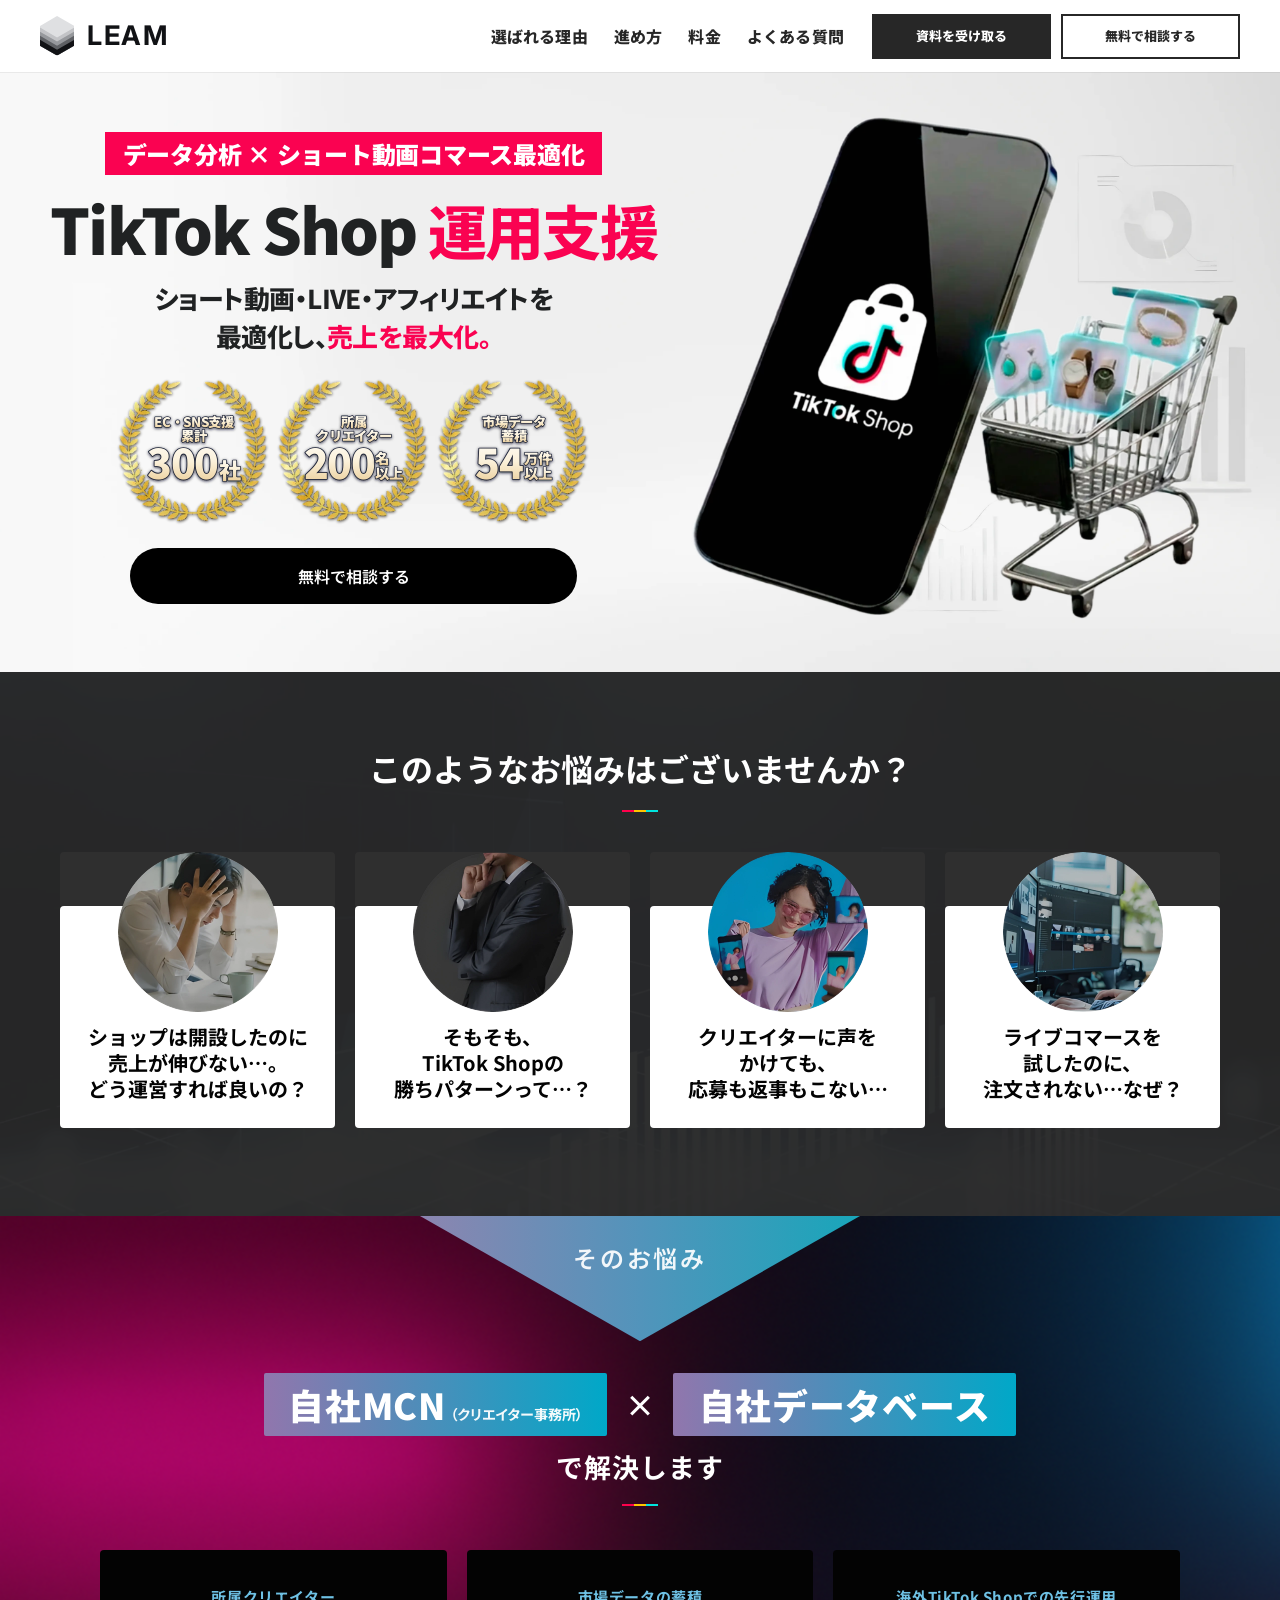
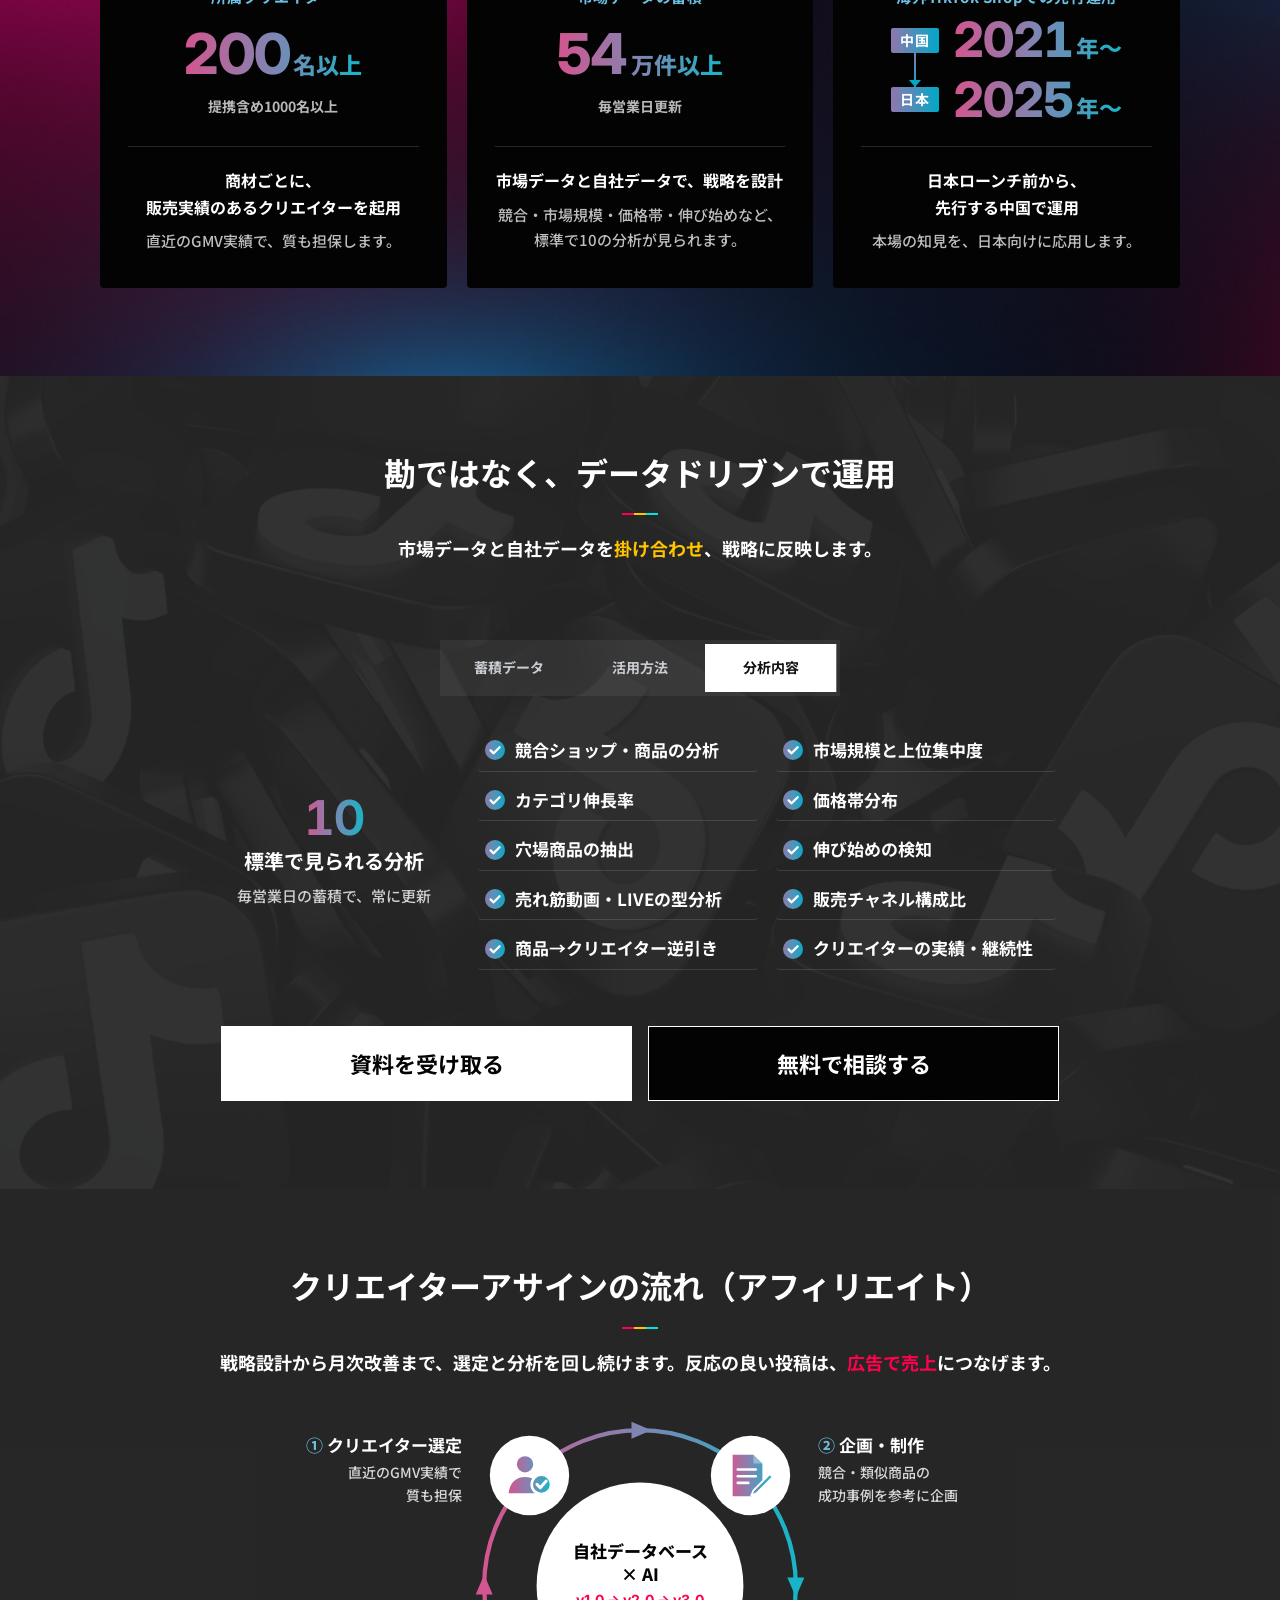
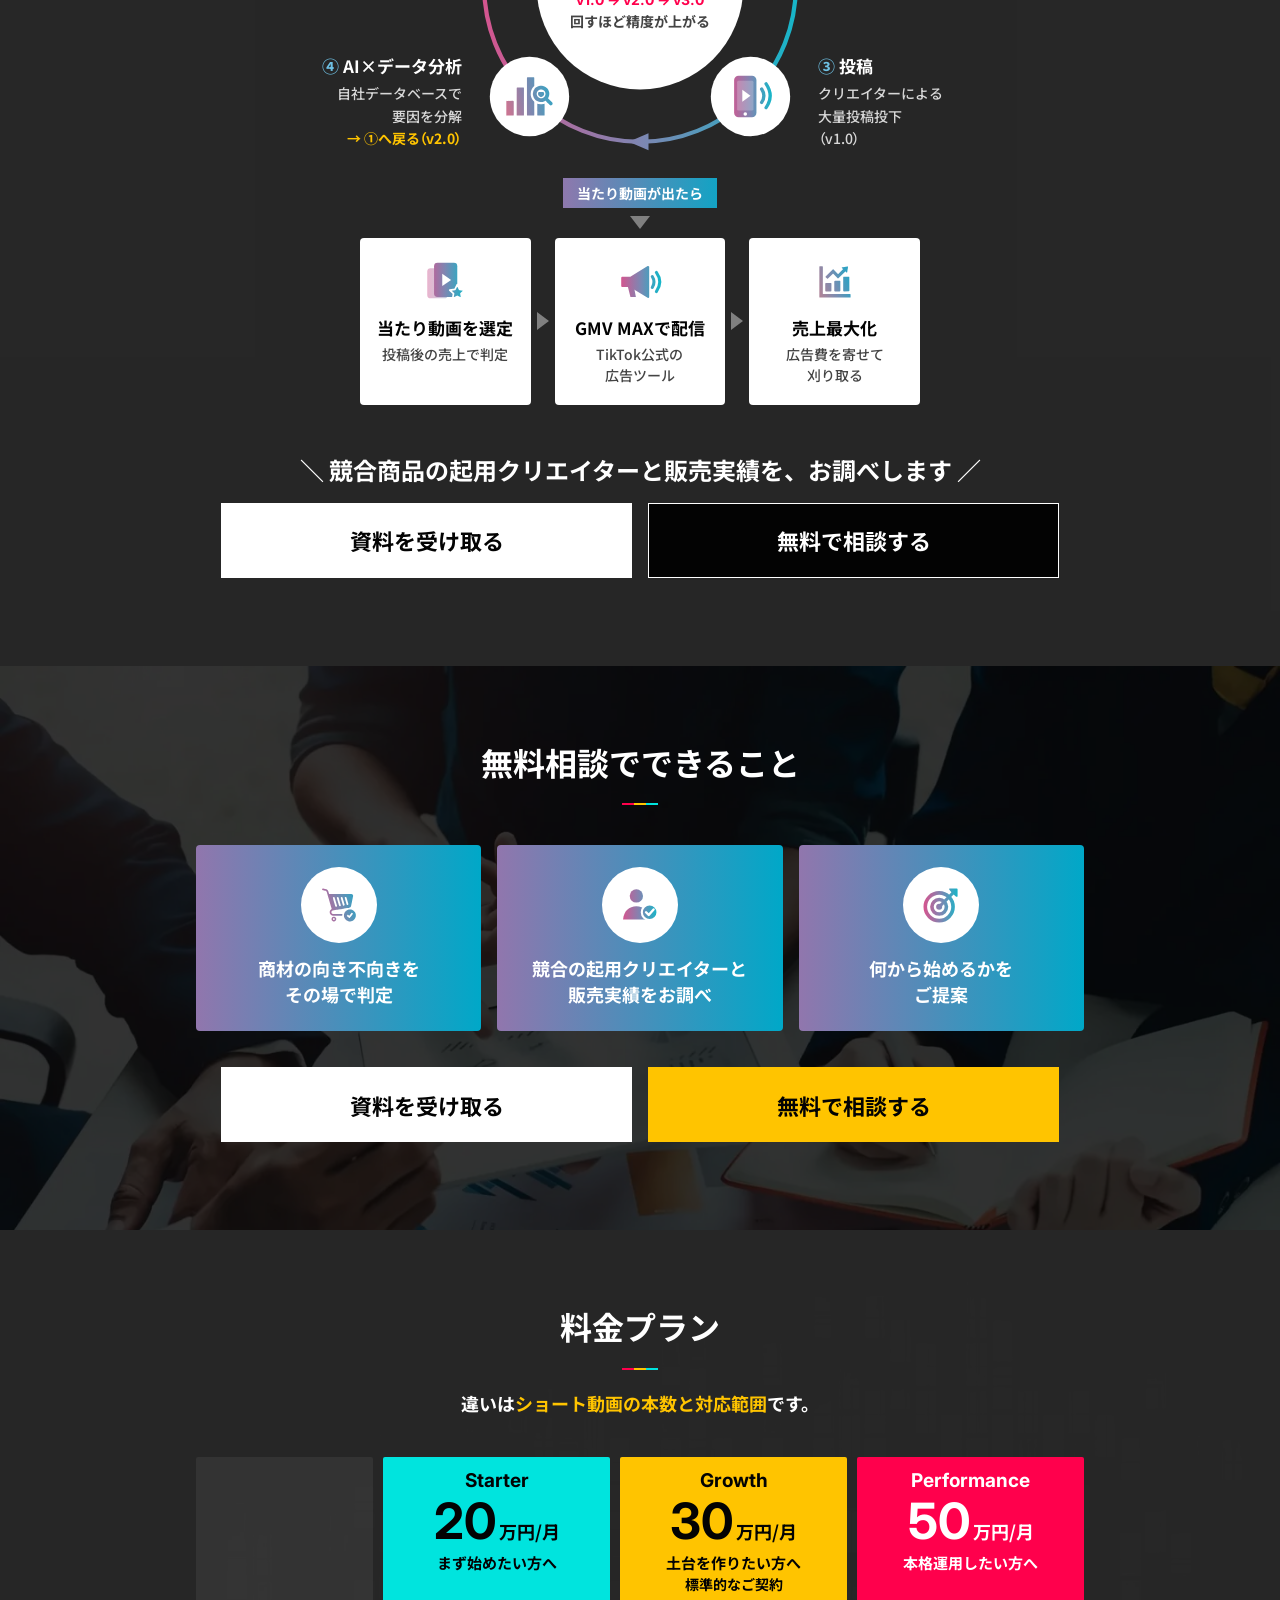
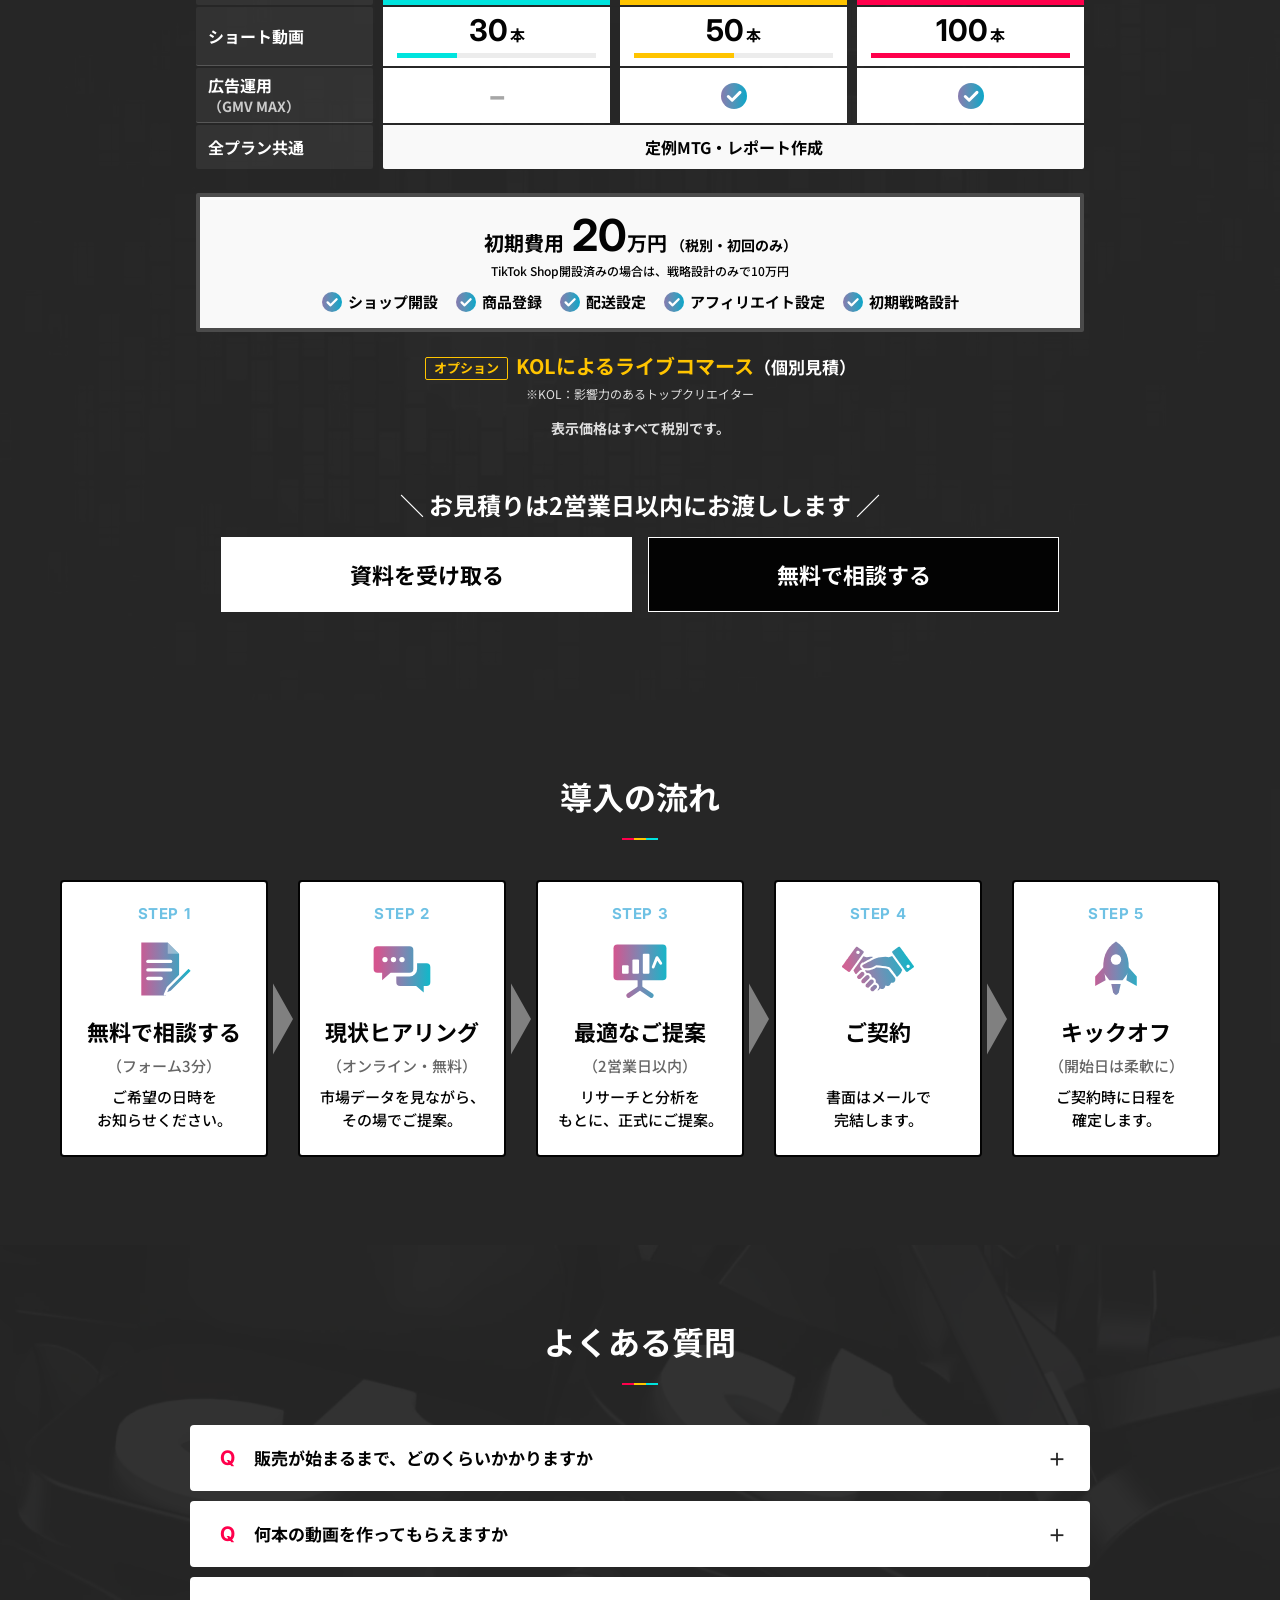
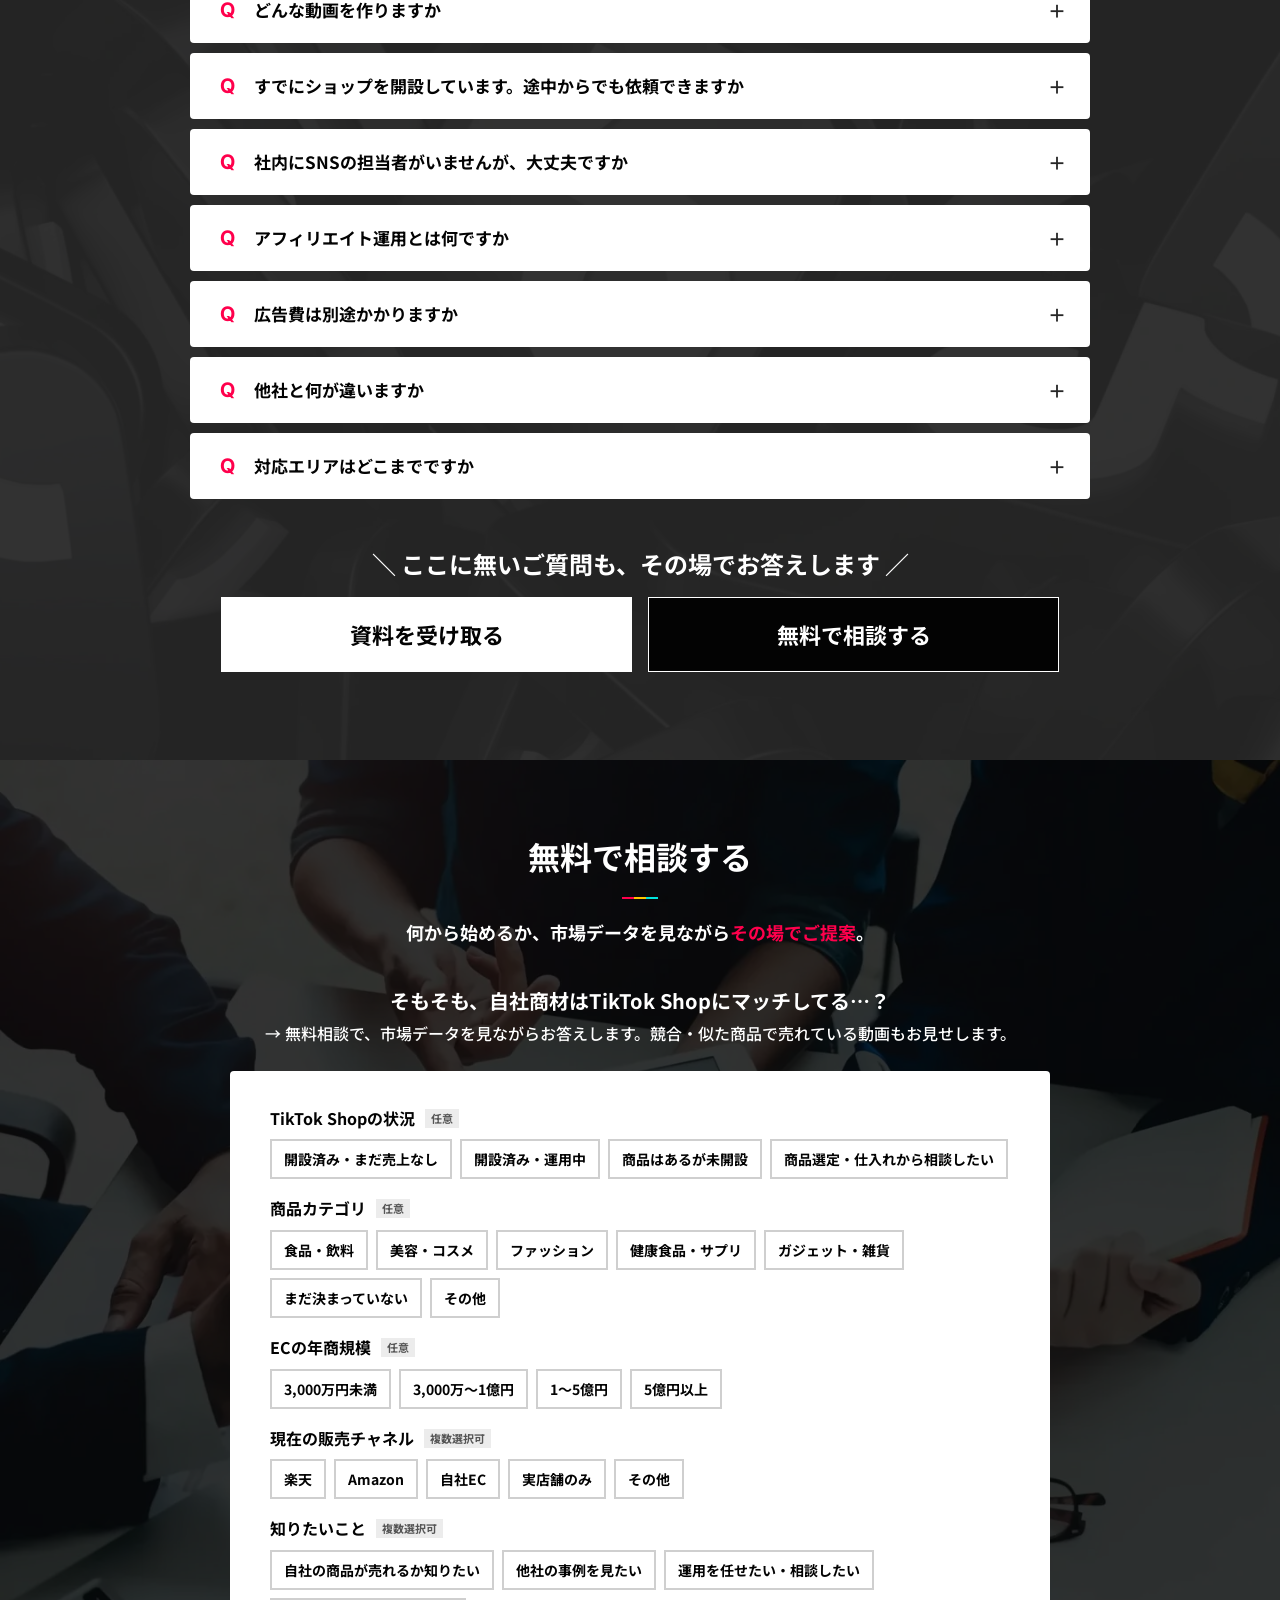
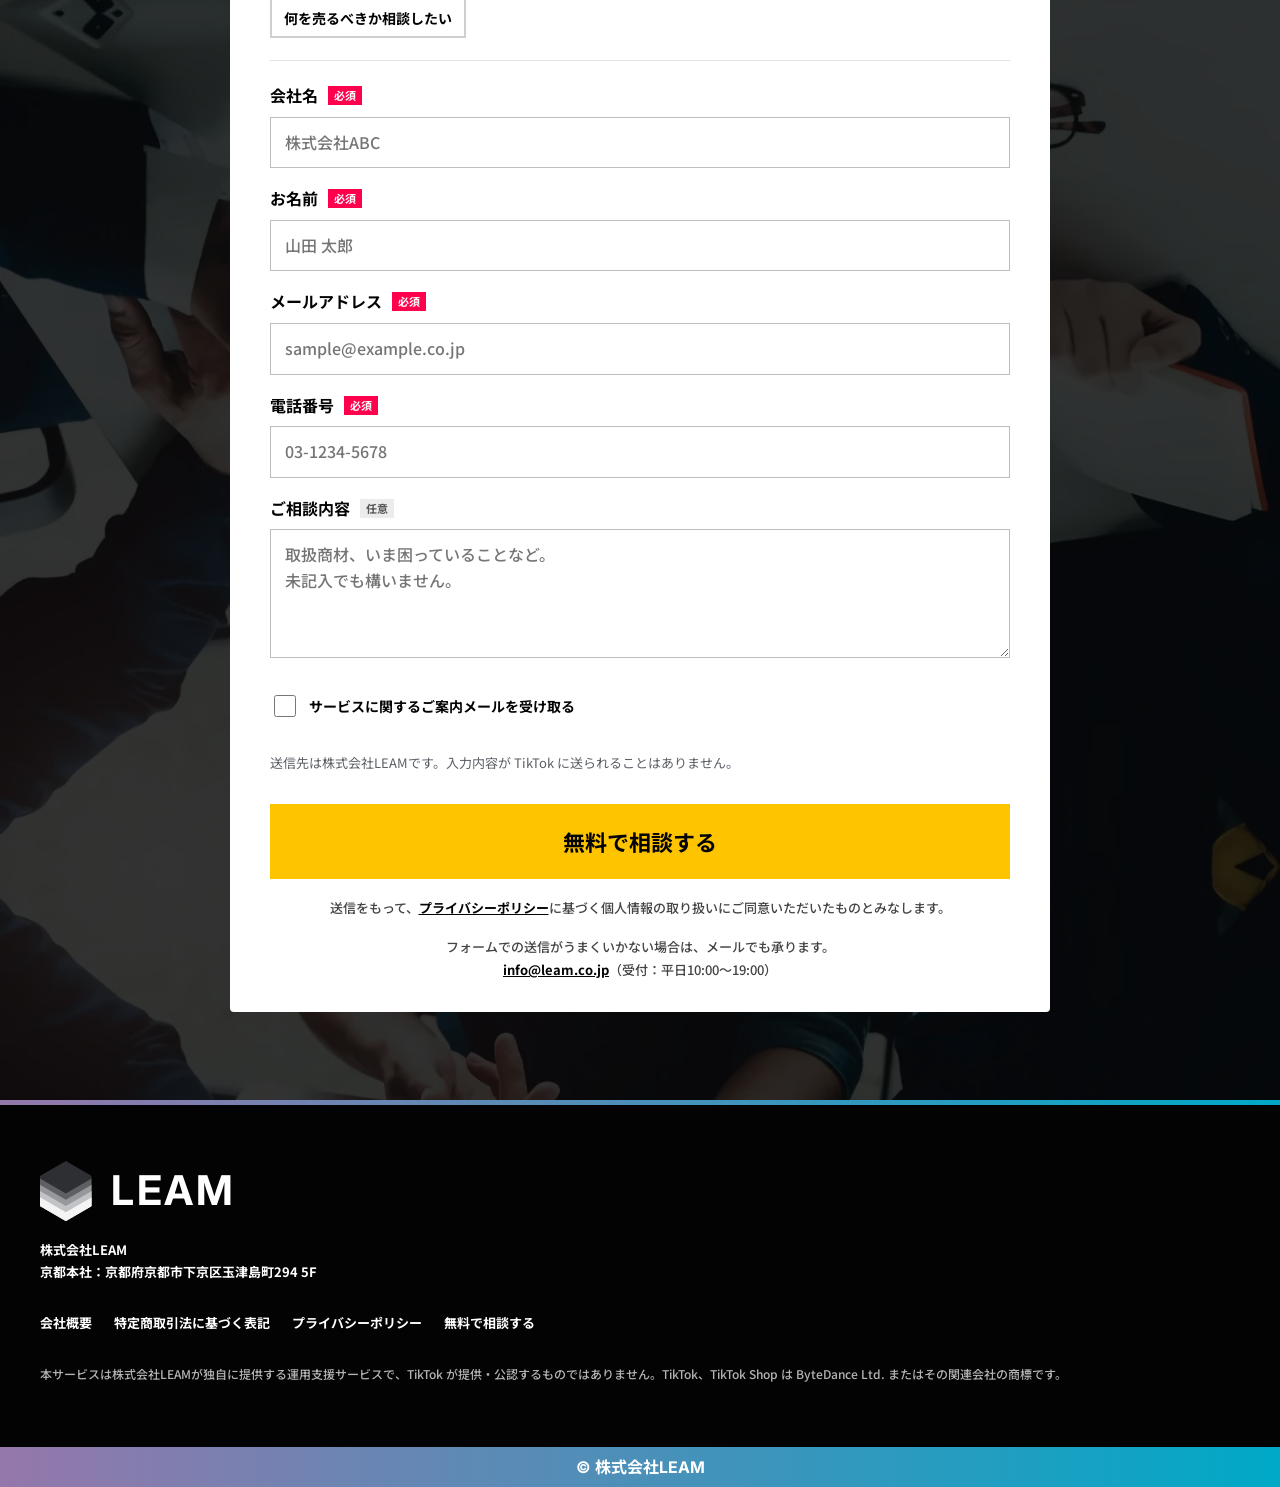
<file: index.html>
<!DOCTYPE html>
<html lang="ja">
<head>
<meta charset="utf-8">
<meta name="viewport" content="width=device-width,initial-scale=1">
<script>(function(w,d,s,l,i){w[l]=w[l]||[];w[l].push({'gtm.start':new Date().getTime(),event:'gtm.js'});var f=d.getElementsByTagName(s)[0],j=d.createElement(s),dl=l!='dataLayer'?'&l='+l:'';j.async=true;j.src='https://www.googletagmanager.com/gtm.js?id='+i+dl;f.parentNode.insertBefore(j,f);})(window,document,'script','dataLayer','GTM-MJXJ549F');</script>
<meta name="robots" content="noindex,nofollow">
<title>TikTok Shop運用支援｜ショート動画・LIVE・アフィリエイトを最適化｜株式会社LEAM</title>
<meta name="description" content="TikTok Shopの運用支援。ショート動画・LIVE・アフィリエイトを最適化し、売上の最大化を支援します。自社MCN運営、データドリブン×クリエイター目線のショート動画コマース最適化。">
<link rel="canonical" href="https://leam-tts.jp/">
<meta property="og:type" content="website">
<meta property="og:site_name" content="株式会社LEAM">
<meta property="og:title" content="TikTok Shop運用支援｜ショート動画・LIVE・アフィリエイトを最適化｜株式会社LEAM">
<meta property="og:description" content="自社MCN運営、データドリブン×クリエイター目線でショート動画コマースを最適化。TikTok Shopの立ち上げから運用まで支援します。">
<meta property="og:url" content="https://leam-tts.jp/">
<meta property="og:image" content="https://leam-tts.jp/assets/img/ogp.png">
<meta property="og:image:width" content="1200">
<meta property="og:image:height" content="630">
<meta name="twitter:card" content="summary_large_image">
<link rel="icon" href="assets/img/favicon-32.png" sizes="32x32">
<link rel="apple-touch-icon" href="assets/img/apple-touch-icon.png">
<link rel="preconnect" href="https://fonts.googleapis.com"><link rel="preconnect" href="https://fonts.gstatic.com" crossorigin>
<link rel="stylesheet" href="https://fonts.googleapis.com/css2?family=Inter:wght@700;800&family=Noto+Sans+JP:wght@400;500;600;700;800;900&display=swap">
<link rel="stylesheet" href="assets/css/canon-parts.css">
<link rel="stylesheet" href="assets/css/soil-old.css">
</head>
<body>
<noscript><iframe src="https://www.googletagmanager.com/ns.html?id=GTM-MJXJ549F"
 height="0" width="0" style="display:none;visibility:hidden"></iframe></noscript>
<svg aria-hidden="true" style="position:absolute;width:0;height:0;overflow:hidden"><defs>
  <clipPath id="hexA"><polygon points="50,0 100,29 100,87 50,116 0,87 0,29"/></clipPath>
    <g id="cube-mark"><g clip-path="url(#hexA)">
      <rect width="100" height="116" fill="#dfe0e2"/>
      <polygon points="0,34 50,63 100,34 100,116 0,116" fill="#c2c3c6"/>
      <polygon points="0,46 50,75 100,46 100,116 0,116" fill="#96989c"/>
      <polygon points="0,58 50,87 100,58 100,116 0,116" fill="#5e6064"/>
      <polygon points="0,70 50,99 100,70 100,116 0,116" fill="#111215"/>
    </g></g>
  <clipPath id="hexB"><polygon points="50,0 100,29 100,87 50,116 0,87 0,29"/></clipPath>
    <g id="cube-mark-inv"><g clip-path="url(#hexB)">
      <rect width="100" height="116" fill="#2e2f33"/>
      <polygon points="0,34 50,63 100,34 100,116 0,116" fill="#5e6064"/>
      <polygon points="0,46 50,75 100,46 100,116 0,116" fill="#96989c"/>
      <polygon points="0,58 50,87 100,58 100,116 0,116" fill="#c2c3c6"/>
      <polygon points="0,70 50,99 100,70 100,116 0,116" fill="#f4f4f5"/>
    </g></g>
</defs></svg>

<header class="hd">
  <div class="hd-in">
    <a class="hd-logo" href="#top" aria-label="LEAM ページの先頭へ"><span class="brand"><svg viewBox="0 0 100 116" aria-hidden="true"><use href="#cube-mark"/></svg><span class="brand-name">LEAM</span></span></a>
    <nav class="hd-nav" aria-label="ページ内">
      <a href="#reasons">選ばれる理由</a><a href="#casting">進め方</a><a href="#price">料金</a><a href="#faq">よくある質問</a>
    </nav>
    <a class="hd-btn hd-doc" href="#contact" data-intent="doc">資料を受け取る</a>
    <a class="hd-btn hd-w" href="#contact">無料で相談する</a>
  </div>
</header>

<main>

<section class="fv" id="top">
  <div class="fv-in">
    <div class="fv-copy">
            <p class="bx fv-tag">データ分析 × ショート動画コマース最適化</p>
      <h1 class="fv-h1"><span class="k">TikTok Shop</span><span class="p">運用支援</span></h1>
      <p class="bx fv-sub1"><span class="nb">ショート動画・LIVE・アフィリエイトを</span><span class="nb">最適化し、<em>売上を<wbr>最大化。</em></span></p>
      <svg class="lw-defs" width="0" height="0" aria-hidden="true"><defs><linearGradient id="lwgold" x1="0" y1="0" x2="0" y2="1"><stop offset="0" stop-color="#FFFFFF"/><stop offset=".5" stop-color="#FBF1DA"/><stop offset="1" stop-color="#E6C487"/></linearGradient><filter id="lwglow" x="-20%" y="-30%" width="140%" height="160%"><feDropShadow dx="0" dy="1.5" stdDeviation="3" flood-color="#0B1024" flood-opacity=".8"/></filter></defs></svg>
      <ul class="fv-laurels" aria-label="LEAMの実績">
        <li aria-label="EC・SNS支援 累計300社"><svg viewBox="0 0 282 271" aria-hidden="true"><image href="assets/old/hd/wreath.png" width="282" height="271"/><text class="lw-l" x="141" y="90">EC・SNS支援</text><text class="lw-l" x="141" y="116">累計</text><text class="lw-n lw-pc" x="56.4" y="184">300</text><text class="lw-u1 lw-pc" x="185.6" y="184">社</text><text class="lw-n lw-sp lw-st" x="56.4" y="168">300</text><text class="lw-u1 lw-sp lw-st" x="185.6" y="168">社</text></svg><span class="lw-cap" aria-hidden="true">EC・SNS支援<br>累計</span></li>
        <li aria-label="所属クリエイター 200名以上"><svg viewBox="0 0 282 271" aria-hidden="true"><image href="assets/old/hd/wreath.png" width="282" height="271"/><text class="lw-l" x="141" y="90">所属</text><text class="lw-l" x="141" y="116">クリエイター</text><text class="lw-n lw-pc" x="50.4" y="184">200</text><text class="lw-u2 lw-pc" x="179.6" y="157">名</text><text class="lw-u2 lw-pc" x="179.6" y="184">以上</text><text class="lw-n lw-sp" x="141" y="168">200</text><text class="lw-u2 lw-sp" x="141" y="212">名以上</text></svg><span class="lw-cap" aria-hidden="true">所属<br>クリエイター</span></li>
        <li aria-label="市場データ蓄積 54万件以上"><svg viewBox="0 0 282 271" aria-hidden="true"><image href="assets/old/hd/wreath.png" width="282" height="271"/><text class="lw-l" x="141" y="90">市場データ</text><text class="lw-l" x="141" y="116">蓄積</text><text class="lw-n lw-pc" x="70.9" y="184">54</text><text class="lw-u2 lw-pc" x="159.1" y="157">万件</text><text class="lw-u2 lw-pc" x="159.1" y="184">以上</text><text class="lw-n lw-sp" x="141" y="168">54</text><text class="lw-u2 lw-sp" x="141" y="212">万件以上</text></svg><span class="lw-cap" aria-hidden="true">市場データ<br>蓄積</span></li>
      </ul>
      <a class="fv-cta" href="#contact">無料で相談する</a>
    </div>
    <div class="fv-visual"><img src="assets/old/fv-phone-cart.webp" width="1566" height="1438" alt="TikTok Shopの画面とショッピングカート"></div>
  </div>
</section>

<section id="worries" class="sec sec--graph">
  <div class="wrap">
    <div class="sec-hd">
      <h2 class="bx">このような<wbr>お悩みは<br class="sp">ございませんか？</h2>
      <span class="sec-ul" aria-hidden="true"></span>
    </div>
    <ul class="walls">
      <li class="bx wall"><span class="wall-ph"><img src="assets/old/hd/worry-1.webp" width="160" height="160" alt=""></span>
        <p>ショップは<wbr>開設したのに<br>売上が<wbr>伸びない…。<br>どう<wbr>運営すれば<wbr>良いの？</p></li>
      <li class="bx wall"><span class="wall-ph"><img src="assets/old/hd/worry-2.webp" width="160" height="160" alt=""></span>
        <p>そも<wbr>そも、<br>TikTok&nbsp;Shopの<wbr>勝ちパターンって…？</p></li>
      <li class="bx wall"><span class="wall-ph"><img src="assets/old/hd/worry-3.webp" width="160" height="160" alt=""></span>
        <p>クリエイターに<wbr><span class="ib-sp">声を<wbr>かけても、</span><br>応募も<wbr>返事も<wbr>こない…</p></li>
      <li class="bx wall"><span class="wall-ph"><img src="assets/old/hd/worry-4.webp" width="160" height="160" alt=""></span>
        <p>ライブコマースを<wbr>試したのに、<br>注文されない…なぜ？</p></li>
    </ul>
  </div>
</section>

<section id="reasons" class="sec sec--neon sec--sol">
  <div class="tri" aria-hidden="true"><svg viewBox="0 0 506 144"><defs><linearGradient id="trig" x1="0" y1="0" x2="1" y2="0"><stop offset="0" stop-color="#8C85B0"/><stop offset=".5" stop-color="#5294BB"/><stop offset="1" stop-color="#18A6BA"/></linearGradient></defs><path d="M0 0H506L253 144Z" fill="url(#trig)"/></svg><span>そのお悩み</span></div>
  <div class="wrap">
    <div class="sec-hd rs-hd">
      <h2 class="bx rs-h">
        <span class="rs-pair">
          <span class="rs-b"><span class="rs-bw">自社MCN</span><span class="rs-bs">（クリエイター事務所）</span></span>
          <span class="rs-x">×</span>
          <span class="rs-b"><span class="rs-bw">自社データベース</span></span>
        </span>
        <span class="rs-t">で<wbr>解決します</span>
      </h2>
      <span class="sec-ul" aria-hidden="true"></span>
    </div>
    <ul class="rs-cols">
      <li class="rs-c">
        <p class="rs-k">所属クリエイター</p>
        <div class="rs-p"><p class="rs-n"><b>200</b>名以上</p><p class="rs-chip">提携含め<span class="nw">1000名以上</span></p></div>
        <p class="rs-v"><span class="rs-vl">商材ごとに、<span class="rs-vb">販売実績の<wbr>ある<wbr>クリエイターを<wbr>起用</span></span><span class="rs-vs">直近の<wbr>GMV実績で、<wbr>質も<wbr>担保します。</span></p>
      </li>
      <li class="rs-c">
        <p class="rs-k">市場データの蓄積</p>
        <div class="rs-p"><p class="rs-n"><b>54</b>万件以上</p><p class="rs-chip">毎営業日更新</p></div>
        <p class="rs-v"><span class="rs-vl">市場データと<wbr>自社データで、<wbr>戦略を設計</span><span class="rs-vs">競合・市場規模・価格帯・<span class="rs-ib">伸び<wbr>始めなど、</span><span class="rs-ib">標準で<wbr>10の<wbr>分析が<wbr>見られます。</span></span></p>
      </li>
      <li class="rs-c rs-c--tl">
        <p class="rs-k">海外TikTok Shopでの先行運用</p>
        <div class="rs-p">
          <ol class="rs-tl">
            <li class="rs-tl-i"><span class="rs-tl-c">中国</span><p class="rs-n"><b>2021</b>年〜</p></li>
            <li class="bx rs-tl-i"><span class="rs-tl-c">日本</span><p class="rs-n"><b>2025</b>年〜</p></li>
          </ol>
        </div>
        <p class="bx rs-v"><span class="rs-vl">日本ローンチ前から、<wbr>先行する<wbr>中国で<wbr>運用</span><span class="rs-vs">本場の<wbr>知見を、<wbr>日本向けに<wbr>応用します。</span></p>
      </li>
    </ul>
  </div>
</section>

<section id="data" class="sec sec--tiktok">
  <div class="wrap">
    <div class="sec-hd">
      <h2 class="bx">勘ではなく、<wbr>データドリブンで運用</h2>
      <span class="sec-ul" aria-hidden="true"></span>
      <p class="bx sec-lead">市場データと<wbr>自社データを<em class="em-y">掛け合わせ</em>、<wbr>戦略に<wbr>反映します。</p>
    </div>
<svg class="lw-defs" width="0" height="0" aria-hidden="true"><defs><linearGradient id="gacc" gradientUnits="userSpaceOnUse" x1="2" y1="0" x2="52" y2="0"><stop offset="0" stop-color="#D4558F"/><stop offset=".5" stop-color="#7E86B2"/><stop offset="1" stop-color="#17B5C8"/></linearGradient><linearGradient id="gacc2" gradientUnits="userSpaceOnUse" x1="34" y1="0" x2="168" y2="0"><stop offset="0" stop-color="#D4558F"/><stop offset=".5" stop-color="#7E86B2"/><stop offset="1" stop-color="#17B5C8"/></linearGradient></defs></svg>
<div class="ds_a-wrap rv in">
  <input type="radio" name="ds_a-tab" id="ds_a-t1" class="ds_a-r">
  <input type="radio" name="ds_a-tab" id="ds_a-t2" class="ds_a-r">
  <input type="radio" name="ds_a-tab" id="ds_a-t3" class="ds_a-r" checked>

  <div class="ds_a-pill ds_a-rev ds_a-rev2">
    <span class="ds_a-thumb" aria-hidden="true"></span>
    <label class="ds_a-tab ds_a-tabl1" for="ds_a-t1">蓄積データ</label>
    <label class="ds_a-tab ds_a-tabl2" for="ds_a-t2">活用方法</label>
    <label class="ds_a-tab ds_a-tabl3" for="ds_a-t3">分析内容</label>
  </div>

  <div class="ds_a-panels ds_a-rev ds_a-rev3">

    <section class="ds_a-p ds_a-p1" aria-label="蓄積データ">
      <p class="ds_a-cap">累計蓄積レコード</p>
      <p class="ds_a-num">540,000+<span class="ds_a-unit">件</span></p>
      
      
      <p class="ds_a-cap2">市場を5系統でまるごと記録</p>
      <div class="ds_a-chips">
        <span class="ds_a-chip"><span class="ds_a-chipdot"></span>商品</span>
        <span class="ds_a-chip"><span class="ds_a-chipdot"></span>ショップ</span>
        <span class="ds_a-chip"><span class="ds_a-chipdot"></span>クリエイター</span>
        <span class="ds_a-chip"><span class="ds_a-chipdot"></span>ショート動画</span>
        <span class="ds_a-chip"><span class="ds_a-chipdot"></span>ライブコマース</span>
      </div>
    </section>

    <section class="ds_a-p ds_a-p2" aria-label="活用方法">
      <p class="ds_a-cap">毎営業日、自動でまわる更新ループ</p>
      <div class="lf">
        <div class="lf-step">
          <img class="lf-ic" src="assets/old/icons/db.svg" width="64" height="64" alt="">
          <div class="lf-tx"><b>データ収集</b><span><span class="nw">自社運用データ＋</span><span class="nw">公開集計データ</span></span></div>
        </div>
        <span class="lf-ar" aria-hidden="true"></span>
        <div class="lf-step">
          <img class="lf-ic" src="assets/old/icons/calendar.svg" width="64" height="64" alt="">
          <div class="lf-tx"><b>自動更新</b><span>毎営業日</span></div>
        </div>
        <span class="lf-ar" aria-hidden="true"></span>
        <div class="lf-use">
          <p class="lf-uh">活用</p>
          <ul>
            <li><img src="assets/old/icons/target.svg" width="64" height="64" alt=""><div class="lf-tx"><b>戦略設計</b><span>どの商材を、どう売るか</span></div></li>
            <li><img src="assets/old/hd/people.svg" width="64" height="64" alt=""><div class="lf-tx"><b>アフィリエイト</b><span>誰に紹介してもらうか</span></div></li>
            <li><img src="assets/old/icons/megaphone.svg" width="64" height="64" alt=""><div class="lf-tx"><b>広告運用</b><span>どこまで伸ばすか</span></div></li>
          </ul>
        </div>
      </div>
      <p class="ds_a-src"><span class="nb">出所：自社運用データ＋</span><span class="nb">市場分析サービスの公開集計データ</span></p>
    </section>

    <section class="ds_a-p ds_a-p3" aria-label="分析内容"><div class="ds_a-fbox v4_data_p3-box"><div class="ds_a-fl v4_data_p3-side"><b class="ds_a-fnum v4_data_p3-num"><span class="v4_data_p3-roll" aria-hidden="true"><i>0</i><i>1</i><i>2</i><i>3</i><i>4</i><i>5</i><i>6</i><i>7</i><i>8</i><i>9</i><i>10</i></span><span class="v4_data_p3-sr">10</span></b><span class="v4_data_p3-ticks" aria-hidden="true"><i></i><i></i><i></i><i></i><i></i><i></i><i></i><i></i><i></i><i></i></span><span class="ds_a-flt">標準で見られる分析</span><p class="ds_a-fld">毎営業日の蓄積で、常に更新</p></div><div class="v4_data_p3-stage"><span class="v4_data_p3-beam" aria-hidden="true"><i></i></span><ul class="ds_a-flist v4_data_p3-list"><li><span class="v4_data_p3-c"><img src="assets/old/hd/check.svg" width="20" height="20" alt=""></span><span class="v4_data_p3-t">競合ショップ・商品の分析</span></li><li><span class="v4_data_p3-c"><img src="assets/old/hd/check.svg" width="20" height="20" alt=""></span><span class="v4_data_p3-t">市場規模と上位集中度</span></li><li><span class="v4_data_p3-c"><img src="assets/old/hd/check.svg" width="20" height="20" alt=""></span><span class="v4_data_p3-t">カテゴリ伸長率</span></li><li><span class="v4_data_p3-c"><img src="assets/old/hd/check.svg" width="20" height="20" alt=""></span><span class="v4_data_p3-t">価格帯分布</span></li><li><span class="v4_data_p3-c"><img src="assets/old/hd/check.svg" width="20" height="20" alt=""></span><span class="v4_data_p3-t">穴場商品の抽出</span></li><li><span class="v4_data_p3-c"><img src="assets/old/hd/check.svg" width="20" height="20" alt=""></span><span class="v4_data_p3-t">伸び始めの検知</span></li><li><span class="v4_data_p3-c"><img src="assets/old/hd/check.svg" width="20" height="20" alt=""></span><span class="v4_data_p3-t">売れ筋動画・LIVEの型分析</span></li><li><span class="v4_data_p3-c"><img src="assets/old/hd/check.svg" width="20" height="20" alt=""></span><span class="v4_data_p3-t">販売チャネル構成比</span></li><li><span class="v4_data_p3-c"><img src="assets/old/hd/check.svg" width="20" height="20" alt=""></span><span class="v4_data_p3-t">商品→クリエイター逆引き</span></li><li><span class="v4_data_p3-c"><img src="assets/old/hd/check.svg" width="20" height="20" alt=""></span><span class="v4_data_p3-t">クリエイターの実績・継続性</span></li></ul></div></div></section>

  </div>
</div>
    <div class="cta"><div class="cta-row"><a class="btn-w" href="#contact" data-intent="doc">資料を受け取る</a><a class="btn-b" href="#contact">無料で相談する</a></div></div>
  </div>
</section>

<section id="casting" class="sec sec--plain">
  <div class="wrap">
    <div class="sec-hd">
      <h2 class="bx">クリエイターアサインの<wbr>流れ<br class="sp">（アフィリエイト）</h2>
      <span class="sec-ul" aria-hidden="true"></span>
      <p class="bx sec-lead">戦略設計から<wbr>月次改善まで、<wbr>選定と<wbr>分析を<wbr>回し続けます。<wbr>反応の<wbr>良い投稿は、<em class="em-p">広告で<wbr>売上</em>に<wbr>つなげます。</p>
    </div>
    <div class="cs">
      <div class="cs-fig">
        <svg class="cs-ring" viewBox="30 30 240 240" aria-hidden="true" focusable="false">
          <defs>
            <linearGradient id="csg" gradientUnits="userSpaceOnUse" x1="40" y1="0" x2="260" y2="0"><stop offset="0" stop-color="#D4558F"/><stop offset=".5" stop-color="#7E86B2"/><stop offset="1" stop-color="#17B5C8"/></linearGradient>
          </defs>
          <circle cx="150" cy="150" r="110" fill="none" stroke="url(#csg)" stroke-width="3"/>
          <path d="M144 34 L158 40 L144 46 Z" fill="url(#csg)"/>
          <path d="M254 144 L260 158 L266 144 Z" fill="url(#csg)"/>
          <path d="M156 254 L142 260 L156 266 Z" fill="url(#csg)"/>
          <path d="M34 156 L40 142 L46 156 Z" fill="url(#csg)"/>
          <circle cx="150" cy="150" r="73" fill="#fff"/>
          <g class="cs-node"><circle cx="72" cy="72" r="28"/><image href="assets/old/icons/pick.svg" x="52" y="52" width="40" height="40"/></g>
          <g class="cs-node"><circle cx="228" cy="72" r="28"/><image href="assets/old/icons/doc-pen.svg" x="208" y="52" width="40" height="40"/></g>
          <g class="cs-node"><circle cx="228" cy="228" r="28"/><image href="assets/old/icons/phone-live.svg" x="208" y="208" width="40" height="40"/></g>
          <g class="cs-node"><circle cx="72" cy="228" r="28"/><image href="assets/old/hd/analysis.svg" x="52" y="208" width="40" height="40"/></g>
        </svg>
        <div class="cs-hub">
          <p class="bx cs-hub-a"><span class="nw">自社データベース</span><br>× AI</p>
          <p class="bx cs-hub-b"><span class="nw">v1.0 → v2.0 → v3.0</span></p>
          <p class="bx cs-hub-c"><span class="nw">回すほど<wbr>精度が<wbr>上がる</span></p>
        </div>
        <div class="cs-lab cs-lab1">
          <p class="bx cs-lt"><span class="cs-num">①</span> <span class="nw">クリエイター選定</span></p>
          <p class="bx cs-ld"><span class="nw">直近の<wbr>GMV実績で</span><br>質も<wbr>担保</p>
        </div>
        <div class="cs-lab cs-lab2">
          <p class="bx cs-lt"><span class="cs-num">②</span> <span class="nw">企画・制作</span></p>
          <p class="bx cs-ld"><span class="nw">競合・類似商品の</span><br><span class="nw">成功事例を<wbr>参考に<wbr>企画</span></p>
        </div>
        <div class="cs-lab cs-lab3">
          <p class="bx cs-lt"><span class="cs-num">③</span> <span class="nw">投稿</span></p>
          <p class="bx cs-ld"><span class="nw">クリエイターによる</span><br><span class="nw">大量投稿投下</span><br><span class="cs-pa">（v1.0）</span></p>
        </div>
        <div class="cs-lab cs-lab4">
          <p class="bx cs-lt"><span class="cs-num">④</span> <span class="nw">AI×データ分析</span></p>
          <p class="bx cs-ld"><span class="nw">自社データベースで</span><br>要因を<wbr>分解<br><span class="cs-back cs-pa nw">→ ①へ<wbr>戻る<wbr>（v2.0）</span></p>
        </div>
      </div>
      <div class="cs-branch">
        <p class="bx cs-tag">当たり動画が<wbr>出たら</p>
        <ol class="cs-row">
          <li class="bx"><img src="assets/old/icons/ugc.svg" width="64" height="64" alt=""><b>当たり動画を<wbr>選定</b><span>投稿後の<wbr>売上で<wbr>判定</span></li>
          <li class="bx"><img src="assets/old/icons/megaphone.svg" width="64" height="64" alt=""><b>GMV MAXで<wbr>配信</b><span>TikTok公式の<wbr>広告ツール</span></li>
          <li class="bx"><img src="assets/old/hd/growth.svg" width="64" height="64" alt=""><b>売上<wbr>最大化</b><span>広告費を<wbr>寄せて<wbr>刈り取る</span></li>
        </ol>
      </div>
    </div>
    <div class="cta"><p class="bx cta-say">＼ 競合商品の<wbr>起用クリエイターと<wbr>販売実績を、<wbr>お調べします ／</p><div class="cta-row"><a class="btn-w" href="#contact" data-intent="doc">資料を受け取る</a><a class="btn-b" href="#contact">無料で相談する</a></div></div>
  </div>
</section>

<section id="consult" class="sec sec--meeting sec--band">
  <div class="wrap">
    <div class="sec-hd">
      <h2 class="bx">無料相談で<wbr>できる<wbr>こと</h2>
      <span class="sec-ul" aria-hidden="true"></span>
    </div>
    <ul class="tiles"><li class="bx tile"><span class="tile-ic"><img src="assets/old/hd/cart-check.svg" width="64" height="64" alt=""></span><b>商材の<wbr>向き不向きを<br>その<wbr>場で<wbr>判定</b></li><li class="bx tile"><span class="tile-ic"><img src="assets/old/icons/pick.svg" width="64" height="64" alt=""></span><b>競合の<wbr>起用クリエイターと<br>販売実績を<wbr>お調べ</b></li><li class="bx tile"><span class="tile-ic"><img src="assets/old/icons/target.svg" width="64" height="64" alt=""></span><b>何から<wbr>始めるかを<br>ご提案</b></li></ul>
    <div class="cta"><div class="cta-row"><a class="btn-w" href="#contact" data-intent="doc">資料を受け取る</a><a class="btn-y" href="#contact">無料で相談する</a></div></div>
  </div>
</section>

<section id="price" class="sec sec--dots">
  <div class="wrap">
    <div class="sec-hd">
      <h2 class="bx">料金プラン</h2>
      <span class="sec-ul" aria-hidden="true"></span>
      <p class="bx sec-lead"><span class="nb">違いは<wbr><em class="em-y">ショート動画の<wbr>本数と<wbr>対応範囲</em>です。</span></p>
    </div>
    <div class="pt" role="table" aria-label="プランの比較">
      <div class="pt-row pt-row--hd" role="row">
        <div class="pt-corner" role="columnheader"></div>
        <div class="pt-h pt-h--c" role="columnheader">
          <h3 class="bx">Starter</h3>
          <p class="bx pt-price"><b>20</b><span>万円/月</span></p>
          <p class="bx pt-for">まず<wbr>始めたい方へ</p>
        </div>
        <div class="pt-h pt-h--y" role="columnheader">
          <h3 class="bx">Growth</h3>
          <p class="bx pt-price"><b>30</b><span>万円/月</span></p>
          <p class="bx pt-for">土台を<wbr>作りたい方へ</p>
          <p class="bx pt-std">標準的なご契約</p>
        </div>
        <div class="pt-h pt-h--p" role="columnheader">
          <h3 class="bx">Performance</h3>
          <p class="bx pt-price"><b>50</b><span>万円/月</span></p>
          <p class="bx pt-for">本格運用<wbr>したい方へ</p>
        </div>
      </div>
      <div class="pt-row" role="row">
        <div class="pt-l" role="rowheader"><span class="nb">ショート動画</span></div>
        <div class="pt-c pt-c--c" role="cell"><p class="bx pt-n"><b>30</b>本</p><i class="pt-bar pt-bar--30" aria-hidden="true"></i></div>
        <div class="pt-c pt-c--y" role="cell"><p class="bx pt-n"><b>50</b>本</p><i class="pt-bar" aria-hidden="true"></i></div>
        <div class="pt-c pt-c--p" role="cell"><p class="bx pt-n"><b>100</b>本</p><i class="pt-bar" aria-hidden="true"></i></div>
      </div>
      <div class="pt-row" role="row">
        <div class="pt-l" role="rowheader"><span class="nb">広告運用</span><small class="nb">（GMV MAX）</small></div>
        <div class="pt-c" role="cell"><span class="pt-no" role="img" aria-label="なし">−</span></div>
        <div class="pt-c" role="cell"><img class="pt-ok" src="assets/old/hd/check.svg" width="28" height="28" alt="あり"></div>
        <div class="pt-c" role="cell"><img class="pt-ok" src="assets/old/hd/check.svg" width="28" height="28" alt="あり"></div>
      </div>
      <div class="pt-row pt-row--all" role="row">
        <div class="pt-l" role="rowheader">全プラン共通</div>
        <div class="pt-c pt-all" role="cell" aria-colspan="3">定例MTG・レポート作成</div>
      </div>
    </div>
    <div class="pt-base">
      <div class="pt-ini">
        <p class="bx pt-base-p"><span class="pt-base-h">初期費用</span><b>20</b><span class="pt-base-u">万円</span><small class="bx">（税別・初回のみ）</small></p>
        <p class="bx pt-ini-cap pt-ini-cap--s">TikTok&nbsp;Shop<wbr>開設済みの場合は、<wbr>戦略設計のみで<wbr>10万円</p>
      </div>
      <ul class="pt-checks">
        <li class="bx"><img src="assets/old/hd/check.svg" width="20" height="20" alt=""><span>ショップ開設</span></li>
        <li class="bx"><img src="assets/old/hd/check.svg" width="20" height="20" alt=""><span>商品登録</span></li>
        <li class="bx"><img src="assets/old/hd/check.svg" width="20" height="20" alt=""><span>配送設定</span></li>
        <li class="bx"><img src="assets/old/hd/check.svg" width="20" height="20" alt=""><span>アフィリエイト設定</span></li>
        <li class="bx"><img src="assets/old/hd/check.svg" width="20" height="20" alt=""><span>初期戦略設計</span></li>
      </ul>
    </div>
    <p class="bx pt-ex-opt pt-ex-opt--kol"><span class="pt-ex-tag">オプション</span><span class="nb pt-ex-kol">KOLによる<wbr>ライブコマース</span><span class="nb">（個別見積）</span></p>
    <p class="bx pt-ex-note">※KOL：影響力のある<wbr>トップクリエイター</p>
    <p class="bx pr-tax">表示価格は<wbr>すべて<wbr>税別です。</p>
    <div class="cta"><p class="bx cta-say">＼ お見積りは<wbr>2営業日以内に<wbr>お渡しします ／</p><div class="cta-row"><a class="btn-w" href="#contact" data-intent="doc">資料を受け取る</a><a class="btn-b" href="#contact">無料で相談する</a></div></div>
  </div>
</section>

<section id="steps" class="sec sec--plain">
  <div class="wrap">
    <div class="sec-hd">
      <h2 class="bx">導入の<wbr>流れ</h2>
      <span class="sec-ul" aria-hidden="true"></span>
    </div>
    <ol class="st">
      <li class="bx st-c"><span class="st-no">STEP 1</span><img class="st-ic" src="assets/old/icons/doc-pen.svg" width="64" height="64" alt=""><h3>無料で<wbr>相談する</h3><p class="st-s">（フォーム3分）</p><p>ご希望の<wbr>日時を<wbr>お知らせください。</p></li>
      <li class="bx st-c"><span class="st-no">STEP 2</span><img class="st-ic" src="assets/old/icons/chat.svg" width="64" height="64" alt=""><h3>現状ヒアリング</h3><p class="st-s">（オンライン・<wbr>無料）</p><p>市場データを<wbr>見ながら、<wbr>その場で<wbr>ご提案。</p></li>
      <li class="bx st-c"><span class="st-no">STEP 3</span><img class="st-ic" src="assets/old/icons/board.svg" width="64" height="64" alt=""><h3>最適な<wbr>ご提案</h3><p class="st-s">（2営業日以内）</p><p>リサーチと<wbr>分析を<wbr>もとに、<wbr>正式に<wbr>ご提案。</p></li>
      <li class="bx st-c"><span class="st-no">STEP 4</span><img class="st-ic" src="assets/old/hd/handshake.svg" width="64" height="64" alt=""><h3>ご契約</h3><p class="st-s"></p><p>書面は<wbr>メールで<wbr>完結します。</p></li>
      <li class="bx st-c"><span class="st-no">STEP 5</span><img class="st-ic" src="assets/old/icons/rocket.svg" width="64" height="64" alt=""><h3>キックオフ</h3><p class="st-s">（開始日は<wbr>柔軟に）</p><p>ご契約時に<wbr>日程を<wbr>確定します。</p></li>
    </ol>
  </div>
</section>

<section id="faq" class="sec sec--tiktok">
  <div class="wrap">
    <div class="sec-hd">
      <h2 class="bx">よく<wbr>ある<wbr>質問</h2>
      <span class="sec-ul" aria-hidden="true"></span>
    </div>
    <div class="faq">
<details class="qa"><summary class="bx">販売が<wbr>始まるまで、<wbr>どのくらい<wbr>かかりますか</summary>
    <p class="bx">商品を<wbr>すでに<wbr>お持ちで<wbr>あれば、<wbr>2週間〜1ヶ月ほどで<wbr>投稿まで<wbr>進みます。<wbr>商品が<wbr>まだの<wbr>場合は、<wbr>商品を<wbr>確保でき次第<wbr>そこから<wbr>2週間〜1ヶ月ほどが<wbr>目安です。<wbr>審査の<wbr>進行や<wbr>素材の<wbr>ご準備状況に<wbr>より変動します。<wbr>売上が<wbr>立つまでの<wbr>期間に<wbr>ついては<wbr>お約束していません。</p></details>
<details class="qa"><summary class="bx">何本の<wbr>動画を<wbr>作って<wbr>もらえますか</summary>
    <p class="bx">ご契約プランごとに、<wbr>30本・50本・100本の<wbr>投稿を<wbr>お約束します。<wbr>同じ<wbr>クリエイターが<wbr>複数本を<wbr>作ることも<wbr>あります。<wbr>本数を<wbr>守るため、<wbr>打診の<wbr>手順と、<wbr>反応が<wbr>得られなかった<wbr>場合の<wbr>代替手順まで<wbr>工程に<wbr>組み込んでいます。<wbr>売上の<wbr>お約束は<wbr>していません。</p></details>
<details class="qa"><summary class="bx">どんな<wbr>動画を<wbr>作りますか</summary>
    <p class="bx">競合や<wbr>似た商品で<wbr>売れている<wbr>動画を<wbr>調べ、<wbr>その型<wbr>（冒頭・構成・見せ方）を<wbr>参考に<wbr>企画します。<wbr>映像や<wbr>台本の<wbr>丸写しは<wbr>しません。</p></details>
<details class="qa"><summary class="bx"><span>すでに<wbr>ショップを<wbr>開設しています。<wbr><span class="ib-sp">途中から<wbr>でも</span>依頼できますか</span></summary>
    <p class="bx">可能です。<wbr>まず戦略設計を<wbr>させていただき、<wbr>現在の<wbr>状態に<wbr>合わせて<wbr>途中からの<wbr>最適な<wbr>運用を<wbr>ご提案します。</p></details>
<details class="qa"><summary class="bx">社内に<wbr>SNSの<wbr>担当者がいませんが、<wbr>大丈夫ですか</summary>
    <p class="bx">売れている<wbr>動画の<wbr>リサーチと<wbr>企画は<wbr>当社、<wbr>制作と<wbr>投稿は<wbr>クリエイターが<wbr>担当し、<wbr>運用は<wbr>当社が<wbr>代行します。<wbr>貴社に<wbr>お願い<wbr>するのは、<wbr>商品情報の<wbr>ご提供、<wbr>サンプルの<wbr>発送、<wbr>掲載内容の<wbr>ご確認です。</p></details>
<details class="qa"><summary class="bx">アフィリエイト運用とは<wbr>何ですか</summary>
    <p class="bx">クリエイターが<wbr>商品を<wbr>紹介し、<wbr>売上に<wbr>応じて<wbr>報酬が<wbr>支払われる<wbr>成果報酬型の<wbr>PR手法です。<wbr>当社は<wbr>自社で<wbr>クリエイター事務所<wbr>（MCN）を<wbr>運営している<wbr>ため、<wbr>所属クリエイターと<wbr>直接やり<wbr>取りでき、<wbr>選定・打診・条件設計・投稿管理までを<wbr>一貫して<wbr>代行します。<wbr>クリエイターへの<wbr>固定報酬は<wbr>月額に<wbr>含まれ、<wbr>成果報酬は<wbr>売れた分<wbr>だけ<wbr>かかります。</p></details>
<details class="qa"><summary class="bx">広告費は<wbr>別途かかりますか</summary>
    <p class="bx">はい。<wbr>月額費用に<wbr>広告費は<wbr>含まれません。<wbr>広告費は<wbr>戦略に<wbr>よって<wbr>変動しますが、<wbr>当社から<wbr>最適な<wbr>配分を<wbr>ご提案したうえで、<wbr>ご予算に<wbr>合う形で<wbr>進めます。<wbr>このほか、<wbr>サンプル商品代と<wbr>送料、<wbr>クリエイターへの<wbr>成果報酬<wbr>（売上連動）は<wbr>実費での<wbr>ご負担と<wbr>なります。</p></details>
<details class="qa"><summary class="bx">他社と<wbr>何が<wbr>違いますか</summary>
    <p class="bx">4つあります。<wbr>①自社で<wbr>クリエイター事務所<wbr>（MCN）を<wbr>運営し、<wbr>所属200名以上<wbr>・提携含め1000名以上と<wbr>直接連携できる<wbr>こと。<wbr>②自社独自データ×市場データを<wbr>掛け合わせた<wbr>自社データベースで<wbr>判断する<wbr>こと。<wbr>③日本ローンチ前から<wbr>先行する<wbr>中国の<wbr>TikTok&nbsp;Shop運用を<wbr>経験している<wbr>こと。<wbr>④契約前の<wbr>無料の<wbr>ご相談で、<wbr>商材の<wbr>向き不向きを<wbr>自社データベースを<wbr>見ながら<wbr>その場で<wbr>判定する<wbr>ことです。</p></details>
<details class="qa"><summary class="bx">対応エリアは<wbr>どこまでですか</summary>
    <p class="bx">全国対応です。<wbr>打ち合わせは<wbr>オンラインで<wbr>行います。<wbr>京都本社での<wbr>対面も<wbr>可能です。</p></details>
    </div>
    <div class="cta">
      <p class="bx cta-say">＼ ここに<wbr>無いご質問も、<wbr>その場で<wbr>お答えします ／</p>
      <div class="cta-row"><a class="btn-w" href="#contact" data-intent="doc">資料を受け取る</a><a class="btn-b" href="#contact">無料で相談する</a></div>
    </div>
  </div>
</section>

<section id="contact" class="sec sec--meeting">
  <div class="wrap">
    <div class="sec-hd">
      <h2 class="bx">無料で<wbr>相談する</h2>
      <span class="sec-ul" aria-hidden="true"></span>
      <p class="bx sec-lead">何から<wbr>始めるか、<wbr>市場データを<wbr>見ながら<em class="em-p">その場で<wbr>ご提案</em>。</p>
    </div>
    <div class="ask"><p class="bx ask-q">そもそも、<wbr>自社商材は<wbr>TikTok&nbsp;Shopに<wbr>マッチしてる…？</p><p class="bx ask-a">→ 無料相談で、<wbr>市場データを<wbr>見ながら<wbr>お答えします。<wbr>競合・似た<wbr>商品で<wbr>売れている<wbr>動画も<wbr>お見せします。</p></div>
<div class="formbox">
    <form class="cform" id="consultForm" novalidate>
      <fieldset class="cf-q">
        <legend>TikTok Shopの状況 <span class="cf-any">任意</span></legend>
        <div class="cf-opts">
          <label class="cf-pill"><input type="radio" name="q_status" value="開設済み・まだ売上なし"><span>開設済み・まだ売上なし</span></label>
          <label class="cf-pill"><input type="radio" name="q_status" value="開設済み・運用中"><span>開設済み・運用中</span></label>
          <label class="cf-pill"><input type="radio" name="q_status" value="商品はあるが未開設"><span>商品はあるが未開設</span></label>
          <label class="cf-pill"><input type="radio" name="q_status" value="商品選定・仕入れから相談したい"><span>商品選定・仕入れから相談したい</span></label>
        </div>
      </fieldset>
      <fieldset class="cf-q">
        <legend>商品カテゴリ <span class="cf-any">任意</span></legend>
        <div class="cf-opts">
          <label class="cf-pill"><input type="radio" name="q_cat" value="食品・飲料"><span>食品・飲料</span></label>
          <label class="cf-pill"><input type="radio" name="q_cat" value="美容・コスメ"><span>美容・コスメ</span></label>
          <label class="cf-pill"><input type="radio" name="q_cat" value="ファッション"><span>ファッション</span></label>
          <label class="cf-pill"><input type="radio" name="q_cat" value="健康食品・サプリ"><span>健康食品・サプリ</span></label>
          <label class="cf-pill"><input type="radio" name="q_cat" value="ガジェット・雑貨"><span>ガジェット・雑貨</span></label>
          <label class="cf-pill"><input type="radio" name="q_cat" value="まだ決まっていない"><span>まだ決まっていない</span></label>
          <label class="cf-pill"><input type="radio" name="q_cat" value="その他"><span>その他</span></label>
        </div>
        <input class="cf-other" id="cf-cat-other" name="q_cat_other" type="text" placeholder="よろしければ商材をご記入ください" hidden>
      </fieldset>
      <fieldset class="cf-q">
        <legend>ECの年商規模 <span class="cf-any">任意</span></legend>
        <div class="cf-opts">
          <label class="cf-pill"><input type="radio" name="q_scale" value="3,000万円未満"><span>3,000万円未満</span></label>
          <label class="cf-pill"><input type="radio" name="q_scale" value="3,000万〜1億円"><span>3,000万〜1億円</span></label>
          <label class="cf-pill"><input type="radio" name="q_scale" value="1〜5億円"><span>1〜5億円</span></label>
          <label class="cf-pill"><input type="radio" name="q_scale" value="5億円以上"><span>5億円以上</span></label>
        </div>
      </fieldset>
      <fieldset class="cf-q">
        <legend>現在の販売チャネル <span class="cf-any">複数選択可</span></legend>
        <div class="cf-opts">
          <label class="cf-pill"><input type="checkbox" name="q_ch" value="楽天"><span>楽天</span></label>
          <label class="cf-pill"><input type="checkbox" name="q_ch" value="Amazon"><span>Amazon</span></label>
          <label class="cf-pill"><input type="checkbox" name="q_ch" value="自社EC"><span>自社EC</span></label>
          <label class="cf-pill"><input type="checkbox" name="q_ch" value="実店舗のみ"><span>実店舗のみ</span></label>
          <label class="cf-pill"><input type="checkbox" name="q_ch" value="その他"><span>その他</span></label>
        </div>
        <input class="cf-other" id="cf-ch-other" name="q_ch_other" type="text" placeholder="よろしければ販売先をご記入ください" hidden>
      </fieldset>
      <fieldset class="cf-q">
        <legend>知りたいこと <span class="cf-any">複数選択可</span></legend>
        <div class="cf-opts">
          <label class="cf-pill"><input type="checkbox" name="q_want" value="自分の商品がTikTok Shopで売れるか知りたい"><span>自社の商品が売れるか知りたい</span></label>
          <label class="cf-pill"><input type="checkbox" name="q_want" value="他社の成功事例を見たい"><span>他社の事例を見たい</span></label>
          <label class="cf-pill"><input type="checkbox" name="q_want" value="運用を任せたい・相談したい"><span>運用を任せたい・相談したい</span></label>
          <label class="cf-pill"><input type="checkbox" name="q_want" value="何を売るべきか相談したい"><span>何を売るべきか相談したい</span></label>
        </div>
      </fieldset>
      <hr class="cf-sep">
      <div class="cf-f">
        <label for="cf-company">会社名 <span class="cf-req">必須</span></label>
        <input id="cf-company" name="company" type="text" autocomplete="organization" placeholder="株式会社ABC" required>
      </div>
      <div class="cf-f">
        <label for="cf-name">お名前 <span class="cf-req">必須</span></label>
        <input id="cf-name" name="firstname" type="text" autocomplete="name" placeholder="山田 太郎" required>
      </div>
      <div class="cf-f">
        <label for="cf-email">メールアドレス <span class="cf-req">必須</span></label>
        <input id="cf-email" name="email" type="email" autocomplete="email" inputmode="email" placeholder="sample@example.co.jp" required>
      </div>
      <div class="cf-f">
        <label for="cf-tel">電話番号 <span class="cf-req">必須</span></label>
        <input id="cf-tel" name="phone" type="tel" autocomplete="tel" inputmode="tel" placeholder="03-1234-5678" required>
      </div>
      <div class="cf-f">
        <label for="cf-msg">ご相談内容 <span class="cf-any">任意</span></label>
        <textarea id="cf-msg" name="inquary" rows="4" placeholder="取扱商材、いま困っていることなど。&#10;未記入でも構いません。"></textarea>
      </div>
      <label class="cf-check">
        <input type="checkbox" id="cf-optin" name="optin">
        <span>サービスに関するご案内メールを<span class="nw">受け取る</span></span>
      </label>
      <div class="cf-hp" aria-hidden="true"><label for="cf-url">URL</label><input id="cf-url" name="_hp" type="text" tabindex="-1" autocomplete="off"></div>
      <p class="cf-alert" id="cfAlert" role="alert" hidden></p>
      <p class="bx cf-rel">送信先は<wbr>株式会社LEAMです。<wbr>入力内容が TikTok に<wbr>送られることはありません。</p>
      <button type="submit" class="btn-y" id="cfSubmit">無料で相談する</button>
      <p class="bx fnote">送信を<wbr>もって、<a href="./privacy/">プライバシーポリシー</a><wbr>に基づく<wbr>個人情報の<wbr>取り扱いに<wbr>ご同意いただいた<wbr>ものとみなします。</p>
    </form>
    <p class="bx fallback">フォームでの<wbr>送信が<wbr>うまく<wbr>いかない<wbr>場合は、<wbr>メールでも承ります。<br>
      <a href="mailto:info@leam.co.jp">info@leam.co.jp</a><span class="nw">（受付：平日10:00〜19:00）</span></p>
  </div>
  </div>
</section>

</main>

<span class="sec-line" aria-hidden="true"></span>
<footer class="ft">
  <div class="ft-in">
    <a class="ft-logo" href="#top" aria-label="LEAM ページの先頭へ"><span class="brand"><svg viewBox="0 0 100 116" aria-hidden="true"><use href="#cube-mark-inv"/></svg><span class="brand-name">LEAM</span></span></a>
    <p class="bx ft-addr">株式会社LEAM<br>京都本社：京都府京都市下京区玉津島町294 5F</p>
    <ul class="ft-links">
      <li class="bx"><a href="company/">会社概要</a></li>
      <li class="bx"><a href="legal/">特定商取引法に<wbr>基づく<wbr>表記</a></li>
      <li class="bx"><a href="privacy/">プライバシーポリシー</a></li>
      <li class="bx"><a href="#contact">無料で<wbr>相談する</a></li>
    </ul>
    <p class="bx ft-tm">本サービスは株式会社LEAMが独自に提供する<wbr>運用支援サービスで、<wbr>TikTok が提供・公認する<wbr>ものではありません。<wbr>TikTok、<wbr>TikTok&nbsp;Shop は<wbr> ByteDance Ltd. または<wbr>その関連会社の<wbr>商標です。</p>
  </div>
  <p class="bx ft-copy">© 株式会社LEAM</p>
</footer>

<div class="cta-fix" id="ctafix">
  <a href="#price" class="fx-sub">料金を見る</a>
  <a href="#contact" class="fx-main">無料で相談する</a>
</div>

<script src="lp2.js"></script>
<script>
(function(){
  try{
    if(sessionStorage.getItem('leam_src')) return;
    var q=new URLSearchParams(location.search), keep={};
    ['utm_source','utm_medium','utm_campaign','utm_content','utm_term',
     'fbclid','gclid','ttclid','msclkid','yclid'].forEach(function(k){
      var v=q.get(k); if(v) keep[k]=v.slice(0,120);
    });
    var ref=document.referrer||'';
    if(ref){ try{ keep.ref=new URL(ref).hostname; }catch(e){} }
    keep.lp=location.pathname;
    sessionStorage.setItem('leam_src', JSON.stringify(keep));
  }catch(e){}
})();
(function(){
  var form=document.getElementById('consultForm');
  if(!form)return;
  var PORTAL='245162498';
  var FORM='5517858e-64f1-40bb-9b97-8401673b9881';
  var EP='https://api.hsforms.com/submissions/v3/integration/submit/'+PORTAL+'/'+FORM;
  var btn=document.getElementById('cfSubmit');
  var alertBox=document.getElementById('cfAlert');
  var LABEL={company:'会社名',firstname:'お名前',email:'メールアドレス',phone:'電話番号'};
  function say(msg,kind){
    alertBox.textContent=msg;
    alertBox.className='cf-alert'+(kind?' is-'+kind:'');
    alertBox.hidden=!msg;
  }
  function cookie(n){
    var m=document.cookie.match('(^|;)\\s*'+n+'\\s*=\\s*([^;]+)');
    return m?m.pop():'';
  }
  [['q_cat','cf-cat-other'],['q_ch','cf-ch-other']].forEach(function(pair){
    var name=pair[0], box=document.getElementById(pair[1]);
    if(!box)return;
    form.querySelectorAll('input[name="'+name+'"]').forEach(function(el){
      el.addEventListener('change', function(){
        var on=!!form.querySelector('input[name="'+name+'"][value="その他"]:checked');
        box.hidden=!on;
        if(on) box.focus(); else box.value='';
      });
    });
  });
  function sourceLine(){
    var raw; try{ raw=sessionStorage.getItem('leam_src'); }catch(e){}
    if(!raw) return '';
    var d; try{ d=JSON.parse(raw); }catch(e){ return ''; }
    var label='オーガニック/直接';
    if(d.fbclid||d.utm_source==='meta'||d.utm_source==='facebook') label='Meta広告';
    else if(d.gclid) label='Google広告';
    else if(d.ttclid) label='TikTok広告';
    else if(d.utm_source) label=d.utm_source+'広告';
    else if(d.ref && d.ref.indexOf('google')>=0) label='Google検索など';
    else if(d.ref) label=d.ref+'からの遷移';
    var bits=[];
    ['utm_source','utm_medium','utm_campaign','utm_content'].forEach(function(k){
      if(d[k]) bits.push(k.replace('utm_','')+'='+d[k]);
    });
    ['fbclid','gclid','ttclid'].forEach(function(k){ if(d[k]) bits.push(k); });
    return '［流入元：'+label+(bits.length?'／'+bits.join(' '):'')+'］';
  }
  function buildInquiry(){
    var out=[form.elements['inquary'].value.trim()];
    var c=form.elements['q_cat_other'];
    var h=form.elements['q_ch_other'];
    if(c && !c.hidden && c.value.trim()) out.push('商品カテゴリ（その他）：'+c.value.trim());
    if(h && !h.hidden && h.value.trim()) out.push('販売チャネル（その他）：'+h.value.trim());
    var src=sourceLine(); if(src) out.push(src);
    return out.filter(Boolean).join('\n');
  }
  function pick(n){
    var el=form.querySelector('input[name="'+n+'"]:checked');
    return el?el.value:'';
  }
  function pickAll(n){
    return [].slice.call(form.querySelectorAll('input[name="'+n+'"]:checked'))
      .map(function(e){return e.value;}).join(';');
  }
  function invalid(){
    var bad=[];
    ['company','firstname','email','phone'].forEach(function(n){
      var el=form.elements[n];
      var v=(el.value||'').trim();
      el.classList.remove('is-bad');
      if(!v){bad.push(LABEL[n]);el.classList.add('is-bad');return;}
      if(n==='email'&&!/^[^@\s]+@[^@\s.]+\.[^@\s]+$/.test(v)){bad.push('メールアドレスの形式');el.classList.add('is-bad');}
      if(n==='phone'&&(v.replace(/[^0-9]/g,'').length<9)){bad.push('電話番号の桁数');el.classList.add('is-bad');}
    });
    return bad;
  }
  form.addEventListener('submit',function(e){
    e.preventDefault();
    if(form.elements['_hp'].value){
      say('お問い合わせを受け付けました。','ok');
      btn.disabled=true; btn.textContent='送信しました';
      return;
    }
    var bad=invalid();
    if(bad.length){
      say(bad.join('・')+'をご確認ください。','bad');
      var f=form.querySelector('input.is-bad,textarea.is-bad'); if(f)f.focus();
      return;
    }
    say('送信しています…','busy');
    btn.disabled=true; btn.textContent='送信中…';
    var optin=form.elements['optin'].checked;
    var payload={
      fields:[
        {name:'company',   value:form.elements['company'].value.trim()},
        {name:'firstname', value:form.elements['firstname'].value.trim()},
        {name:'email',     value:form.elements['email'].value.trim()},
        {name:'phone',     value:form.elements['phone'].value.trim()},
        {name:'inquary',   value:buildInquiry()},
        {name:'q_tiktok_shop____________',                          value:pick('q_status')},
        {name:'qshouhinkategoriwooshietekudasai',                   value:pick('q_cat')},
        {name:'qecnonenshoukibowooshietekudasai',                   value:pick('q_scale')},
        {name:'qgenzainohanbaichaneruhafukusuusentakuka',           value:pickAll('q_ch')},
        {name:'qshindandeshiritaikotowooshietekudasaifukusuukaitouka', value:pickAll('q_want')}
      ],
      context:{
        pageUri:location.href,
        pageName:document.title
      },
      legalConsentOptions:{consent:{
        consentToProcess:true,
        text:'送信をもって、プライバシーポリシーに基づく個人情報の取り扱いに同意したものとみなします。',
        communications:[{value:optin,subscriptionTypeId:2122801142,
          text:'サービスに関するご案内メールを受け取る'}]
      }}
    };
    var hutk=cookie('hubspotutk');
    if(hutk)payload.context.hutk=hutk;
    if(typeof gtag==='function'){
      gtag('event','generate_lead',{form:'consult',optin:optin});
    }
    fetch(EP,{method:'POST',headers:{'Content-Type':'application/json'},body:JSON.stringify(payload)})
      .then(function(r){return r.json().then(function(j){return {ok:r.ok,body:j};});})
      .then(function(res){
        if(res.ok){
          try{ sessionStorage.setItem('leam_lead','1'); }catch(e){}
          location.href='./thanks/'; return;
        }
        throw new Error((res.body&&res.body.errors&&res.body.errors[0]&&res.body.errors[0].message)||'送信に失敗しました');
      })
      .catch(function(){
        btn.disabled=false; btn.textContent='無料で相談する';
        say('送信できませんでした。お手数ですが info@leam.co.jp までメールでご連絡ください。','bad');
      });
  });
})();
</script>
</body>
</html>
</file>
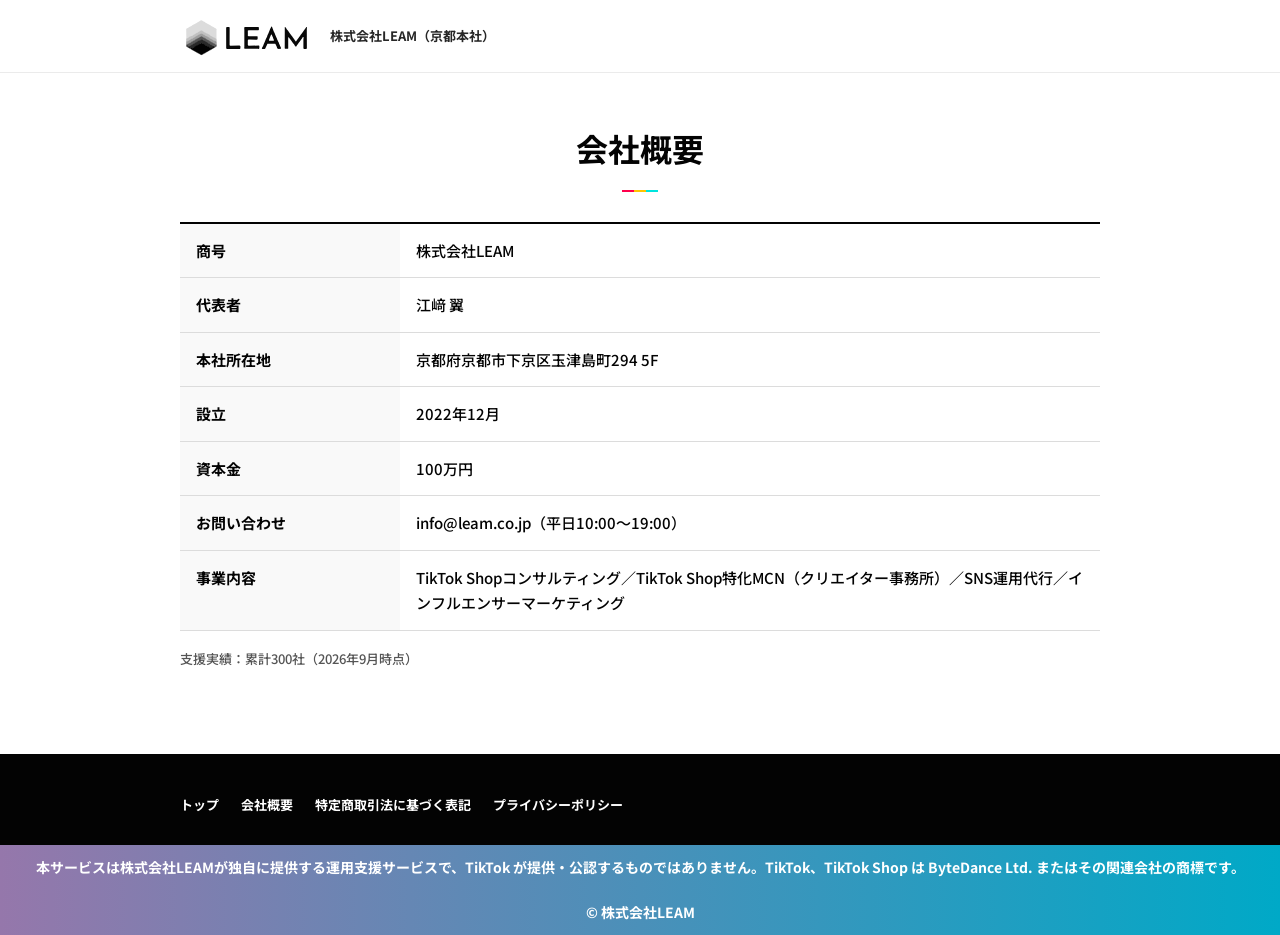
<file: company/index.html>
<!DOCTYPE html>
<html lang="ja">
<head>
<meta charset="utf-8">
<meta name="viewport" content="width=device-width,initial-scale=1">
<script>(function(w,d,s,l,i){w[l]=w[l]||[];w[l].push({'gtm.start':new Date().getTime(),event:'gtm.js'});var f=d.getElementsByTagName(s)[0],j=d.createElement(s),dl=l!='dataLayer'?'&l='+l:'';j.async=true;j.src='https://www.googletagmanager.com/gtm.js?id='+i+dl;f.parentNode.insertBefore(j,f);})(window,document,'script','dataLayer','GTM-MJXJ549F');</script>
<meta name="robots" content="noindex,nofollow">
<title>会社概要｜株式会社LEAM</title>
<link rel="preconnect" href="https://fonts.googleapis.com"><link rel="preconnect" href="https://fonts.gstatic.com" crossorigin>
<link rel="stylesheet" href="https://fonts.googleapis.com/css2?family=Noto+Sans+JP:wght@500;700&display=swap">
<link rel="stylesheet" href="../assets/css/soil-sub.css">
</head>
<body>
<noscript><iframe src="https://www.googletagmanager.com/ns.html?id=GTM-MJXJ549F"
 height="0" width="0" style="display:none;visibility:hidden"></iframe></noscript>
<header class="hd"><div class="wrap">
<div><a href="../" style="text-decoration:none"><span class="brand"><img src="../assets/old/hd/logo-header.svg" width="134" height="43" alt="LEAM"></span><span class="corp">株式会社LEAM（京都本社）</span></a></div>
</div></header>
<main><section><div class="wrap">
<h2>会社概要</h2>
<div class="scroll"><table class="tbl">
<tr><th>商号</th><td>株式会社LEAM</td></tr>
<tr><th>代表者</th><td>江﨑 翼</td></tr>
<tr><th>本社所在地</th><td>京都府京都市下京区玉津島町294 5F</td></tr>
<tr><th>設立</th><td>2022年12月</td></tr>
<tr><th>資本金</th><td>100万円</td></tr>
<tr><th>お問い合わせ</th><td>info@leam.co.jp（平日10:00〜19:00）</td></tr>
<tr><th>事業内容</th><td>TikTok Shopコンサルティング／TikTok Shop特化MCN（クリエイター事務所）／SNS運用代行／インフルエンサーマーケティング</td></tr>
</table></div>
<p class="note">支援実績：累計300社（2026年9月時点）</p>
</div></section></main>
<footer class="ft"><div class="wrap">
<ul><li><a href="../">トップ</a></li><li><a href="../company/">会社概要</a></li>
<li><a href="../legal/">特定商取引法に基づく表記</a></li><li><a href="../privacy/">プライバシーポリシー</a></li></ul>
<p class="cp">本サービスは株式会社LEAMが独自に提供する運用支援サービスで、TikTok が提供・公認するものではありません。TikTok、TikTok Shop は ByteDance Ltd. またはその関連会社の商標です。</p>
<p class="cp">&copy; 株式会社LEAM</p>
</div></footer>
</body></html>
</file>
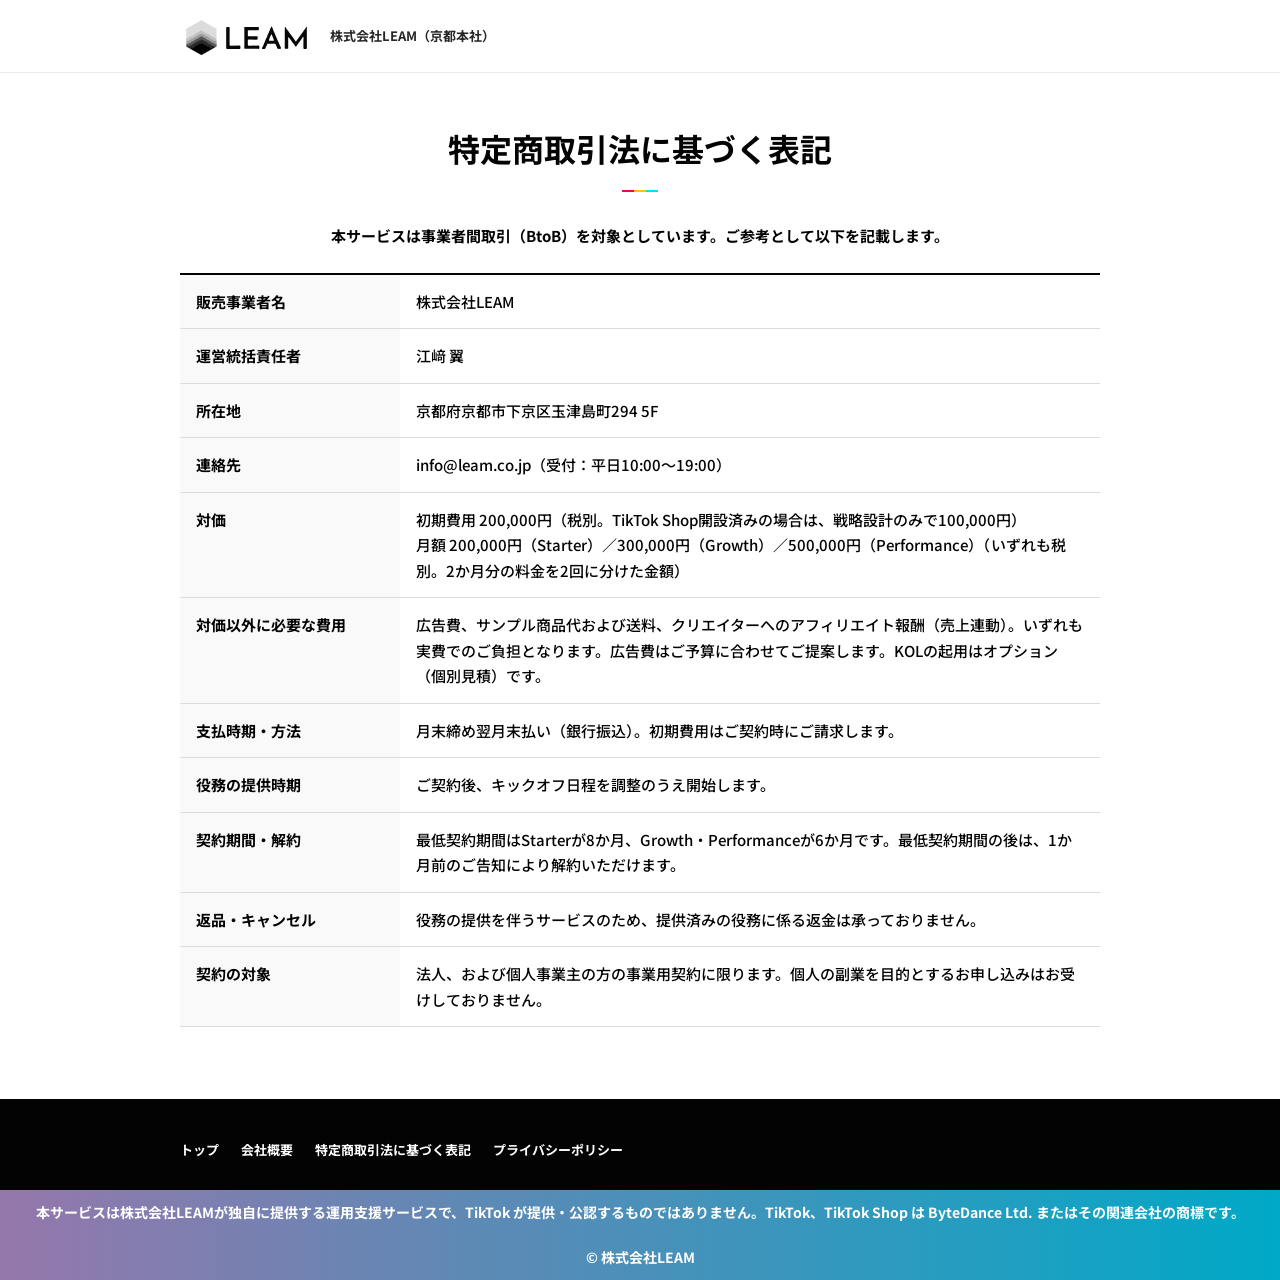
<file: legal/index.html>
<!DOCTYPE html>
<html lang="ja">
<head>
<meta charset="utf-8">
<meta name="viewport" content="width=device-width,initial-scale=1">
<script>(function(w,d,s,l,i){w[l]=w[l]||[];w[l].push({'gtm.start':new Date().getTime(),event:'gtm.js'});var f=d.getElementsByTagName(s)[0],j=d.createElement(s),dl=l!='dataLayer'?'&l='+l:'';j.async=true;j.src='https://www.googletagmanager.com/gtm.js?id='+i+dl;f.parentNode.insertBefore(j,f);})(window,document,'script','dataLayer','GTM-MJXJ549F');</script>
<meta name="robots" content="noindex,nofollow">
<title>特定商取引法に基づく表記｜株式会社LEAM</title>
<link rel="preconnect" href="https://fonts.googleapis.com"><link rel="preconnect" href="https://fonts.gstatic.com" crossorigin>
<link rel="stylesheet" href="https://fonts.googleapis.com/css2?family=Noto+Sans+JP:wght@500;700&display=swap">
<link rel="stylesheet" href="../assets/css/soil-sub.css">
</head>
<body>
<noscript><iframe src="https://www.googletagmanager.com/ns.html?id=GTM-MJXJ549F"
 height="0" width="0" style="display:none;visibility:hidden"></iframe></noscript>
<header class="hd"><div class="wrap">
<div><a href="../" style="text-decoration:none"><span class="brand"><img src="../assets/old/hd/logo-header.svg" width="134" height="43" alt="LEAM"></span><span class="corp">株式会社LEAM（京都本社）</span></a></div>
</div></header>
<main><section><div class="wrap">
<h2>特定商取引法に基づく表記</h2>
<p class="lead">本サービスは事業者間取引（BtoB）を対象としています。ご参考として以下を記載します。</p>
<div class="scroll"><table class="tbl">
<tr><th>販売事業者名</th><td>株式会社LEAM</td></tr>
<tr><th>運営統括責任者</th><td>江﨑 翼</td></tr>
<tr><th>所在地</th><td>京都府京都市下京区玉津島町294 5F</td></tr>
<tr><th>連絡先</th><td>info@leam.co.jp（受付：平日10:00〜19:00）</td></tr>
<tr><th>対価</th><td>初期費用 200,000円（税別。TikTok Shop開設済みの場合は、戦略設計のみで100,000円）<br>月額 200,000円（Starter）／300,000円（Growth）／500,000円（Performance）（いずれも税別。2か月分の料金を2回に分けた金額）</td></tr>
<tr><th>対価以外に必要な費用</th><td>広告費、サンプル商品代および送料、クリエイターへのアフィリエイト報酬（売上連動）。いずれも実費でのご負担となります。広告費はご予算に合わせてご提案します。KOLの起用はオプション（個別見積）です。</td></tr>
<tr><th>支払時期・方法</th><td>月末締め翌月末払い（銀行振込）。初期費用はご契約時にご請求します。</td></tr>
<tr><th>役務の提供時期</th><td>ご契約後、キックオフ日程を調整のうえ開始します。</td></tr>
<tr><th>契約期間・解約</th><td>最低契約期間はStarterが8か月、Growth・Performanceが6か月です。最低契約期間の後は、1か月前のご告知により解約いただけます。</td></tr>
<tr><th>返品・キャンセル</th><td>役務の提供を伴うサービスのため、提供済みの役務に係る返金は承っておりません。</td></tr>
<tr><th>契約の対象</th><td>法人、および個人事業主の方の事業用契約に限ります。個人の副業を目的とするお申し込みはお受けしておりません。</td></tr>
</table></div>
</div></section></main>
<footer class="ft"><div class="wrap">
<ul><li><a href="../">トップ</a></li><li><a href="../company/">会社概要</a></li>
<li><a href="../legal/">特定商取引法に基づく表記</a></li><li><a href="../privacy/">プライバシーポリシー</a></li></ul>
<p class="cp">本サービスは株式会社LEAMが独自に提供する運用支援サービスで、TikTok が提供・公認するものではありません。TikTok、TikTok Shop は ByteDance Ltd. またはその関連会社の商標です。</p>
<p class="cp">&copy; 株式会社LEAM</p>
</div></footer>
</body></html>
</file>
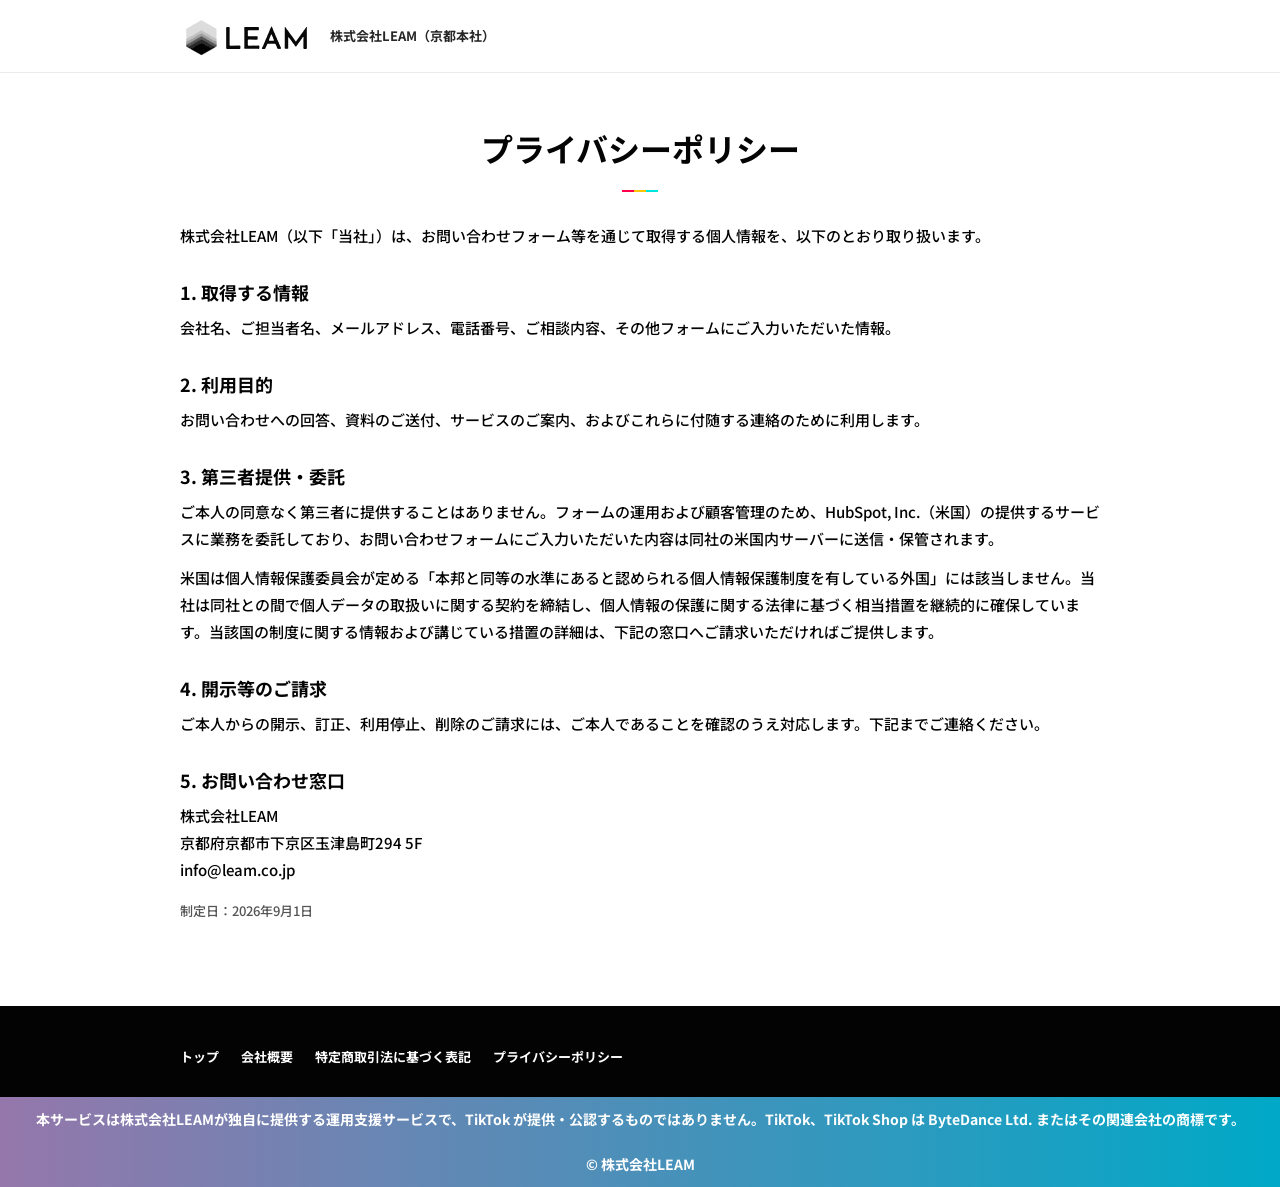
<file: privacy/index.html>
<!DOCTYPE html>
<html lang="ja">
<head>
<meta charset="utf-8">
<meta name="viewport" content="width=device-width,initial-scale=1">
<script>(function(w,d,s,l,i){w[l]=w[l]||[];w[l].push({'gtm.start':new Date().getTime(),event:'gtm.js'});var f=d.getElementsByTagName(s)[0],j=d.createElement(s),dl=l!='dataLayer'?'&l='+l:'';j.async=true;j.src='https://www.googletagmanager.com/gtm.js?id='+i+dl;f.parentNode.insertBefore(j,f);})(window,document,'script','dataLayer','GTM-MJXJ549F');</script>
<meta name="robots" content="noindex,nofollow">
<title>プライバシーポリシー｜株式会社LEAM</title>
<link rel="preconnect" href="https://fonts.googleapis.com"><link rel="preconnect" href="https://fonts.gstatic.com" crossorigin>
<link rel="stylesheet" href="https://fonts.googleapis.com/css2?family=Noto+Sans+JP:wght@500;700&display=swap">
<link rel="stylesheet" href="../assets/css/soil-sub.css">
</head>
<body>
<noscript><iframe src="https://www.googletagmanager.com/ns.html?id=GTM-MJXJ549F"
 height="0" width="0" style="display:none;visibility:hidden"></iframe></noscript>
<header class="hd"><div class="wrap">
<div><a href="../" style="text-decoration:none"><span class="brand"><img src="../assets/old/hd/logo-header.svg" width="134" height="43" alt="LEAM"></span><span class="corp">株式会社LEAM（京都本社）</span></a></div>
</div></header>
<main><section><div class="wrap">
<h2>プライバシーポリシー</h2>
<p>株式会社LEAM（以下「当社」）は、お問い合わせフォーム等を通じて取得する個人情報を、以下のとおり取り扱います。</p>
<h3>1. 取得する情報</h3>
<p>会社名、ご担当者名、メールアドレス、電話番号、ご相談内容、その他フォームにご入力いただいた情報。</p>
<h3>2. 利用目的</h3>
<p>お問い合わせへの回答、資料のご送付、サービスのご案内、およびこれらに付随する連絡のために利用します。</p>
<h3>3. 第三者提供・委託</h3>
<p>ご本人の同意なく第三者に提供することはありません。フォームの運用および顧客管理のため、HubSpot, Inc.（米国）の提供するサービスに業務を委託しており、お問い合わせフォームにご入力いただいた内容は同社の米国内サーバーに送信・保管されます。</p>
<p>米国は個人情報保護委員会が定める「本邦と同等の水準にあると認められる個人情報保護制度を有している外国」には該当しません。当社は同社との間で個人データの取扱いに関する契約を締結し、個人情報の保護に関する法律に基づく相当措置を継続的に確保しています。当該国の制度に関する情報および講じている措置の詳細は、下記の窓口へご請求いただければご提供します。</p>
<h3>4. 開示等のご請求</h3>
<p>ご本人からの開示、訂正、利用停止、削除のご請求には、ご本人であることを確認のうえ対応します。下記までご連絡ください。</p>
<h3>5. お問い合わせ窓口</h3>
<p>株式会社LEAM<br>京都府京都市下京区玉津島町294 5F<br>info@leam.co.jp</p>
<p class="note">制定日：2026年9月1日</p>
</div></section></main>
<footer class="ft"><div class="wrap">
<ul><li><a href="../">トップ</a></li><li><a href="../company/">会社概要</a></li>
<li><a href="../legal/">特定商取引法に基づく表記</a></li><li><a href="../privacy/">プライバシーポリシー</a></li></ul>
<p class="cp">本サービスは株式会社LEAMが独自に提供する運用支援サービスで、TikTok が提供・公認するものではありません。TikTok、TikTok Shop は ByteDance Ltd. またはその関連会社の商標です。</p>
<p class="cp">&copy; 株式会社LEAM</p>
</div></footer>
</body></html>
</file>
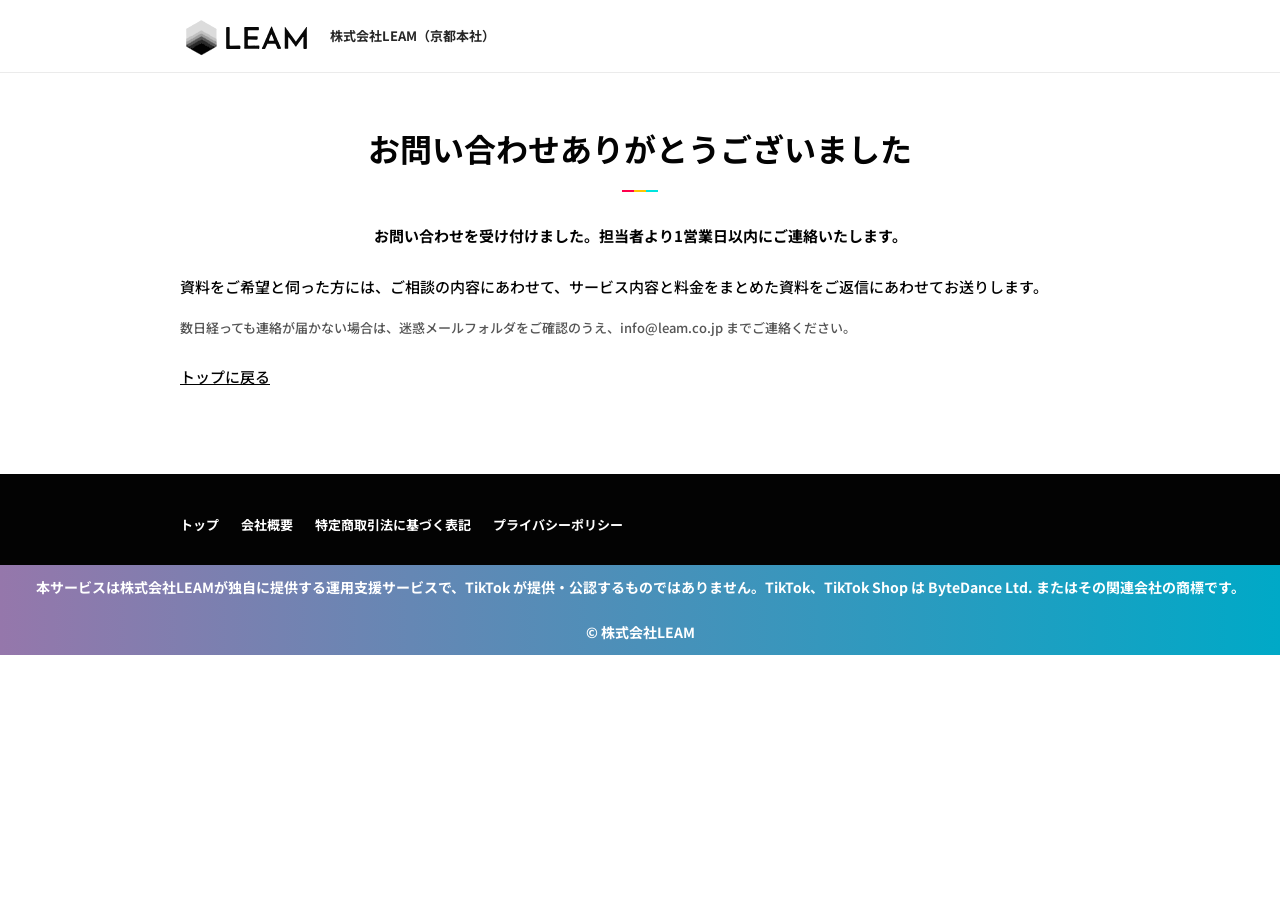
<file: thanks/index.html>
<!DOCTYPE html>
<html lang="ja">
<head>
<meta charset="utf-8">
<meta name="viewport" content="width=device-width,initial-scale=1">
<script>(function(w,d,s,l,i){w[l]=w[l]||[];w[l].push({'gtm.start':new Date().getTime(),event:'gtm.js'});var f=d.getElementsByTagName(s)[0],j=d.createElement(s),dl=l!='dataLayer'?'&l='+l:'';j.async=true;j.src='https://www.googletagmanager.com/gtm.js?id='+i+dl;f.parentNode.insertBefore(j,f);})(window,document,'script','dataLayer','GTM-MJXJ549F');</script>
<meta name="robots" content="noindex,nofollow">
<title>お問い合わせありがとうございました｜株式会社LEAM</title>
<link rel="preconnect" href="https://fonts.googleapis.com"><link rel="preconnect" href="https://fonts.gstatic.com" crossorigin>
<link rel="stylesheet" href="https://fonts.googleapis.com/css2?family=Noto+Sans+JP:wght@500;700&display=swap">
<link rel="stylesheet" href="../assets/css/soil-sub.css">
</head>
<body>
<noscript><iframe src="https://www.googletagmanager.com/ns.html?id=GTM-MJXJ549F"
 height="0" width="0" style="display:none;visibility:hidden"></iframe></noscript>
<header class="hd"><div class="wrap">
<div><a href="../" style="text-decoration:none"><span class="brand"><img src="../assets/old/hd/logo-header.svg" width="134" height="43" alt="LEAM"></span><span class="corp">株式会社LEAM（京都本社）</span></a></div>
</div></header>
<main><section><div class="wrap">
<h2>お問い合わせありがとうございました</h2>
<p class="lead">お問い合わせを受け付けました。担当者より1営業日以内にご連絡いたします。</p>
<p>資料をご希望と伺った方には、ご相談の内容にあわせて、サービス内容と料金をまとめた資料をご返信にあわせてお送りします。</p>
<p class="note">数日経っても連絡が届かない場合は、迷惑メールフォルダをご確認のうえ、info@leam.co.jp までご連絡ください。</p>
<p style="margin-top:24px"><a class="btn" href="../">トップに戻る</a></p>
</div></section></main>
<footer class="ft"><div class="wrap">
<ul><li><a href="../">トップ</a></li><li><a href="../company/">会社概要</a></li>
<li><a href="../legal/">特定商取引法に基づく表記</a></li><li><a href="../privacy/">プライバシーポリシー</a></li></ul>
<p class="cp">本サービスは株式会社LEAMが独自に提供する運用支援サービスで、TikTok が提供・公認するものではありません。TikTok、TikTok Shop は ByteDance Ltd. またはその関連会社の商標です。</p>
<p class="cp">&copy; 株式会社LEAM</p>
</div></footer>
<script>
(function(){
  var ok=false;
  try{ ok = sessionStorage.getItem('leam_lead')==='1'; if(ok) sessionStorage.removeItem('leam_lead'); }catch(e){}
  window.dataLayer=window.dataLayer||[];
  if(ok) window.dataLayer.push({event:'leam_lead'});
})();
</script>
</body></html>
</file>
<file: assets/css/canon-parts.css>
:root{
  --c-bg:#ffffff; --c-bg-alt:#eef1f5; --c-bg-tint:#ffe9ee; --c-bg-warm:#f1f1f2;
  --c-ink-fill:#161823;
  --c-line:#dcdfe4; --c-line-strong:#c3c8d0;
  --c-text:#111215; --c-text-sub:#3a3c40; --c-text-mute:#65686d;
  --c-accent:#E11D48; --c-accent-deep:#B01D36; --c-brand:#FE2C55; --c-ng:#45484d; --c-cta:#E11D48; --c-signal:#E11D48;
  --c-on-dark:#ffffff; --c-on-dark-sub:#c9ccd1; --c-on-dark-accent:#25F4EE;
  --c-signal-on-dark:#25F4EE;
  --c-th:#e4e8ec;
  --f-sans:'Hiragino Sans','Hiragino Kaku Gothic ProN','Yu Gothic','Noto Sans JP',sans-serif;
  --f-num:'Inter','Helvetica Neue',Arial,sans-serif;
  --w:1008px;
  --fixbar-h:64px;
}
.ds_a-wrap, .ds_a-wrap *{box-sizing:border-box;margin:0;padding:0}
.ds_a-wrap{--ds_a-red:#FF004C;
  --ds_a-cyan:#00E4DE;
  --ds_a-line:rgba(255,255,255,.85);
  --ds_a-sub:#c9ccd1;
  --ds_a-ink:rgba(255,255,255,.94);
  --ds_a-under:rgba(255,255,255,.06);
  max-width:880px;margin:0 auto;padding:8px 24px 16px;
  font-family:"Hiragino Kaku Gothic ProN","Hiragino Sans","Noto Sans JP",Meiryo,system-ui,-apple-system,sans-serif;
  color:var(--ds_a-ink);text-align:center;}
.ds_a-r{position:absolute;opacity:0;pointer-events:none}
.ds_a-eyebrow{font-size:11px;letter-spacing:.26em;color:var(--ds_a-sub);font-weight:600}
.ds_a-h{margin-top:14px;font-size:30px;line-height:1.45;font-weight:700;color:#fff}
.ds_a-lead{margin-top:10px;font-size:14px;line-height:1.9;color:var(--ds_a-sub)}
.ds_a-pill{position:relative;display:flex;width:min(400px,100%);margin:30px auto 0;padding:4px;background:var(--ds_a-under);border-radius:999px}
.ds_a-thumb{position:absolute;top:4px;bottom:4px;left:4px;width:calc((100% - 8px)/3);background:#fff;border-radius:999px;transition:transform .3s ease}
#ds_a-t2:checked~.ds_a-pill .ds_a-thumb{transform:translateX(100%)}
#ds_a-t3:checked~.ds_a-pill .ds_a-thumb{transform:translateX(200%)}
.ds_a-tab{position:relative;z-index:1;flex:1;padding:10px 4px;font-size:14px;font-weight:700;color:var(--ds_a-sub);border-radius:999px;cursor:pointer;transition:color .25s ease;-webkit-user-select:none;user-select:none;line-height:1.4}
.ds_a-tab:hover{color:#fff}
#ds_a-t1:checked~.ds_a-pill .ds_a-tabl1, #ds_a-t2:checked~.ds_a-pill .ds_a-tabl2, #ds_a-t3:checked~.ds_a-pill .ds_a-tabl3{color:#111215}
.ds_a-r:focus-visible~.ds_a-pill{outline:2px solid rgba(255,255,255,.6);outline-offset:3px}
.ds_a-panels{display:grid;margin-top:36px}
.ds_a-p{grid-area:1/1;opacity:0;visibility:hidden;transform:translateY(8px);transition:opacity .3s ease,transform .3s ease,visibility 0s .3s;padding-top:4px}
#ds_a-t1:checked~.ds_a-panels .ds_a-p1, #ds_a-t2:checked~.ds_a-panels .ds_a-p2, #ds_a-t3:checked~.ds_a-panels .ds_a-p3{opacity:1;visibility:visible;transform:none;transition:opacity .35s ease .1s,transform .35s ease .1s,visibility 0s}
.ds_a-cap{font-size:13px;color:var(--ds_a-sub);font-weight:600;letter-spacing:.06em}
.ds_a-capnote{font-size:11px;font-weight:400;margin-left:8px}
.ds_a-num{margin-top:10px;font-size:78px;font-weight:800;letter-spacing:-.02em;line-height:1.15;color:var(--ds_a-red);font-family:"Helvetica Neue",Arial,"Hiragino Kaku Gothic ProN",sans-serif}
.ds_a-unit{font-size:.3em;font-weight:700;color:var(--ds_a-sub);margin-left:8px;letter-spacing:.02em}
.ds_a-wrap.in .ds_a-num{animation:ds_a-numswap 9s ease-in-out infinite}
.ds_a-cap2{margin-top:30px;font-size:12px;color:var(--ds_a-sub);letter-spacing:.08em}
.ds_a-chips{margin-top:14px;display:flex;flex-wrap:wrap;justify-content:center;gap:10px}
.ds_a-chip{display:inline-flex;align-items:center;gap:8px;padding:9px 16px;border:1.8px solid var(--ds_a-line);border-radius:4px;font-size:13px;font-weight:600;color:var(--ds_a-ink);line-height:1.4}
.ds_a-chipdot{width:8px;height:8px;border-radius:2px;background:var(--ds_a-cyan);flex-shrink:0}
.ds_a-flow{display:flex;justify-content:center;align-items:flex-start;max-width:640px;margin:26px auto 0}
.ds_a-step{width:160px;flex-shrink:0;display:flex;flex-direction:column;align-items:center}
.ds_a-node{position:relative;width:76px;height:76px;border:1.8px solid var(--ds_a-line);border-radius:50%;display:flex;align-items:center;justify-content:center;flex-shrink:0}
.ds_a-nodeRed{background:var(--ds_a-red);border-color:var(--ds_a-red)}
.ds_a-g{width:30px;height:30px;display:block}
.ds_a-stxt{display:flex;flex-direction:column;align-items:center}
.ds_a-sl{margin-top:12px;font-size:14px;font-weight:700;color:#fff;line-height:1.5}
.ds_a-ss{margin-top:4px;font-size:11px;line-height:1.7;color:var(--ds_a-sub)}
.ds_a-seg{position:relative;flex:1;max-width:132px;height:12px;margin:32px -30px 0}
.ds_a-dashH{position:absolute;left:0;top:0;width:calc(100% - 11px);height:12px;display:block}
.ds_a-dashV{display:none}
.ds_a-chev{position:absolute;right:0;top:0;width:10px;height:12px}
.ds_a-dot{position:absolute;left:0;top:2px;width:8px;height:8px;border-radius:50%;background:var(--ds_a-cyan);opacity:0}
.ds_a-wrap.in .ds_a-dot1{animation:ds_a-flow1 7s linear infinite}
.ds_a-wrap.in .ds_a-dot2{animation:ds_a-flow2 7s linear infinite}
.ds_a-ring{position:absolute;inset:-8px;border:1.8px solid rgba(255,255,255,.85);border-radius:50%;opacity:0;transform:scale(.72)}
.ds_a-wrap.in .ds_a-ring{animation:ds_a-pop 7s linear infinite}
.ds_a-src{margin-top:30px;font-size:11.5px;color:var(--ds_a-sub);letter-spacing:.04em}
.ds_a-listhead{display:flex;align-items:center;justify-content:center;gap:10px;font-size:13px;color:var(--ds_a-sub);font-weight:600;letter-spacing:.06em}
.ds_a-badge{display:inline-flex;align-items:center;justify-content:center;width:28px;height:28px;border-radius:50%;background:var(--ds_a-red);color:#fff;font-size:13px;font-weight:800;flex-shrink:0}
.ds_a-list{list-style:none;margin:24px auto 0;max-width:600px;display:grid;grid-template-columns:1fr 1fr;gap:13px 28px;text-align:left}
.ds_a-item{display:flex;align-items:center;gap:10px;font-size:14px;font-weight:600;color:var(--ds_a-ink);line-height:1.5}
.ds_a-ck{width:19px;height:19px;flex-shrink:0}
.ds_a-note{margin-top:26px;font-size:11.5px;color:var(--ds_a-sub)}
.ds_a-rev{transition:opacity .7s ease,transform .7s ease}
.ds_a-rev2{transition-delay:.15s}
.ds_a-rev3{transition-delay:.3s}
.ds_a-wrap:not(.in) .ds_a-rev{opacity:0;transform:translateY(14px)}
@media (max-width:560px){
  .ds_a-wrap{padding:8px 16px 12px}
  .ds_a-h{font-size:20px}
  .ds_a-lead{font-size:12.5px}
  .ds_a-tab{font-size:12.5px;padding:9px 2px}
  .ds_a-num{font-size:47px}
  .ds_a-chip{padding:7px 12px;font-size:12px}
  .ds_a-flow{flex-direction:column;align-items:flex-start;width:238px;margin:18px auto 0}
  .ds_a-step{width:auto;flex-direction:row;gap:16px;align-items:center;text-align:left}
  .ds_a-stxt{align-items:flex-start}
  .ds_a-sl{margin-top:0;font-size:13px}
  .ds_a-ss{font-size:10.5px}
  .ds_a-node{width:58px;height:58px}
  .ds_a-g{width:24px;height:24px}
  .ds_a-ring{inset:-7px}
  .ds_a-seg{flex:none;width:12px;height:44px;margin:8px 0 8px 23px;max-width:none}
  .ds_a-dashH{display:none}
  .ds_a-dashV{display:block;position:absolute;left:0;top:0;width:12px;height:calc(100% - 11px)}
  .ds_a-chev{right:auto;left:1px;top:auto;bottom:0;transform:rotate(90deg)}
  .ds_a-dot{left:2px;top:-2px}
  .ds_a-wrap.in .ds_a-dot1{animation-name:ds_a-flow1v}
  .ds_a-wrap.in .ds_a-dot2{animation-name:ds_a-flow2v}
  .ds_a-src{font-size:10.5px}
  .ds_a-list{gap:11px 10px;margin-top:20px}
  .ds_a-item{font-size:11.5px;gap:8px;align-items:flex-start}
  .ds_a-ck{width:16px;height:16px;margin-top:1px}
}
.ds_a-wrap, .ds_a-wrap *{box-sizing:border-box;margin:0;padding:0}
.ds_a-wrap{--ds_a-red:#FF004C;
  --ds_a-cyan:#00E4DE;
  --ds_a-line:rgba(255,255,255,.85);
  --ds_a-sub:#c9ccd1;
  --ds_a-ink:rgba(255,255,255,.94);
  --ds_a-under:rgba(255,255,255,.06);
  max-width:880px;margin:0 auto;padding:8px 24px 16px;
  font-family:"Hiragino Kaku Gothic ProN","Hiragino Sans","Noto Sans JP",Meiryo,system-ui,-apple-system,sans-serif;
  color:var(--ds_a-ink);text-align:center;}
.ds_a-r{position:absolute;opacity:0;pointer-events:none}
.ds_a-eyebrow{font-size:11px;letter-spacing:.26em;color:var(--ds_a-sub);font-weight:600}
.ds_a-h{margin-top:14px;font-size:30px;line-height:1.45;font-weight:700;color:#fff}
.ds_a-lead{margin-top:10px;font-size:14px;line-height:1.9;color:var(--ds_a-sub)}
.ds_a-pill{position:relative;display:flex;width:min(400px,100%);margin:30px auto 0;padding:4px;background:var(--ds_a-under);border-radius:999px}
.ds_a-thumb{position:absolute;top:4px;bottom:4px;left:4px;width:calc((100% - 8px)/3);background:#fff;border-radius:999px;transition:transform .3s ease}
#ds_a-t2:checked~.ds_a-pill .ds_a-thumb{transform:translateX(100%)}
#ds_a-t3:checked~.ds_a-pill .ds_a-thumb{transform:translateX(200%)}
.ds_a-tab{position:relative;z-index:1;flex:1;padding:10px 4px;font-size:14px;font-weight:700;color:var(--ds_a-sub);border-radius:999px;cursor:pointer;transition:color .25s ease;-webkit-user-select:none;user-select:none;line-height:1.4}
.ds_a-tab:hover{color:#fff}
#ds_a-t1:checked~.ds_a-pill .ds_a-tabl1, #ds_a-t2:checked~.ds_a-pill .ds_a-tabl2, #ds_a-t3:checked~.ds_a-pill .ds_a-tabl3{color:#111215}
.ds_a-r:focus-visible~.ds_a-pill{outline:2px solid rgba(255,255,255,.6);outline-offset:3px}
.ds_a-panels{display:grid;margin-top:36px}
.ds_a-p{grid-area:1/1;opacity:0;visibility:hidden;transform:translateY(8px);transition:opacity .3s ease,transform .3s ease,visibility 0s .3s;padding-top:4px}
#ds_a-t1:checked~.ds_a-panels .ds_a-p1, #ds_a-t2:checked~.ds_a-panels .ds_a-p2, #ds_a-t3:checked~.ds_a-panels .ds_a-p3{opacity:1;visibility:visible;transform:none;transition:opacity .35s ease .1s,transform .35s ease .1s,visibility 0s}
.ds_a-cap{font-size:13px;color:var(--ds_a-sub);font-weight:600;letter-spacing:.06em}
.ds_a-capnote{font-size:11px;font-weight:400;margin-left:8px}
.ds_a-num{margin-top:10px;font-size:78px;font-weight:800;letter-spacing:-.02em;line-height:1.15;color:var(--ds_a-red);font-family:"Helvetica Neue",Arial,"Hiragino Kaku Gothic ProN",sans-serif}
.ds_a-unit{font-size:.3em;font-weight:700;color:var(--ds_a-sub);margin-left:8px;letter-spacing:.02em}
.ds_a-wrap.in .ds_a-num{animation:ds_a-numswap 9s ease-in-out infinite}
.ds_a-cap2{margin-top:30px;font-size:12px;color:var(--ds_a-sub);letter-spacing:.08em}
.ds_a-chips{margin-top:14px;display:flex;flex-wrap:wrap;justify-content:center;gap:10px}
.ds_a-chip{display:inline-flex;align-items:center;gap:8px;padding:9px 16px;border:1.8px solid var(--ds_a-line);border-radius:4px;font-size:13px;font-weight:600;color:var(--ds_a-ink);line-height:1.4}
.ds_a-chipdot{width:8px;height:8px;border-radius:2px;background:var(--ds_a-cyan);flex-shrink:0}
.ds_a-flow{display:flex;justify-content:center;align-items:flex-start;max-width:640px;margin:26px auto 0}
.ds_a-step{width:160px;flex-shrink:0;display:flex;flex-direction:column;align-items:center}
.ds_a-node{position:relative;width:76px;height:76px;border:1.8px solid var(--ds_a-line);border-radius:50%;display:flex;align-items:center;justify-content:center;flex-shrink:0}
.ds_a-nodeRed{background:var(--ds_a-red);border-color:var(--ds_a-red)}
.ds_a-g{width:30px;height:30px;display:block}
.ds_a-stxt{display:flex;flex-direction:column;align-items:center}
.ds_a-sl{margin-top:12px;font-size:14px;font-weight:700;color:#fff;line-height:1.5}
.ds_a-ss{margin-top:4px;font-size:11px;line-height:1.7;color:var(--ds_a-sub)}
.ds_a-seg{position:relative;flex:1;max-width:132px;height:12px;margin:32px -30px 0}
.ds_a-dashH{position:absolute;left:0;top:0;width:calc(100% - 11px);height:12px;display:block}
.ds_a-dashV{display:none}
.ds_a-chev{position:absolute;right:0;top:0;width:10px;height:12px}
.ds_a-dot{position:absolute;left:0;top:2px;width:8px;height:8px;border-radius:50%;background:var(--ds_a-cyan);opacity:0}
.ds_a-wrap.in .ds_a-dot1{animation:ds_a-flow1 7s linear infinite}
.ds_a-wrap.in .ds_a-dot2{animation:ds_a-flow2 7s linear infinite}
.ds_a-ring{position:absolute;inset:-8px;border:1.8px solid rgba(255,255,255,.85);border-radius:50%;opacity:0;transform:scale(.72)}
.ds_a-wrap.in .ds_a-ring{animation:ds_a-pop 7s linear infinite}
.ds_a-src{margin-top:30px;font-size:11.5px;color:var(--ds_a-sub);letter-spacing:.04em}
.ds_a-listhead{display:flex;align-items:center;justify-content:center;gap:10px;font-size:13px;color:var(--ds_a-sub);font-weight:600;letter-spacing:.06em}
.ds_a-badge{display:inline-flex;align-items:center;justify-content:center;width:28px;height:28px;border-radius:50%;background:var(--ds_a-red);color:#fff;font-size:13px;font-weight:800;flex-shrink:0}
.ds_a-list{list-style:none;margin:24px auto 0;max-width:600px;display:grid;grid-template-columns:1fr 1fr;gap:13px 28px;text-align:left}
.ds_a-item{display:flex;align-items:center;gap:10px;font-size:14px;font-weight:600;color:var(--ds_a-ink);line-height:1.5}
.ds_a-ck{width:19px;height:19px;flex-shrink:0}
.ds_a-note{margin-top:26px;font-size:11.5px;color:var(--ds_a-sub)}
.ds_a-rev{transition:opacity .7s ease,transform .7s ease}
.ds_a-rev2{transition-delay:.15s}
.ds_a-rev3{transition-delay:.3s}
.ds_a-wrap:not(.in) .ds_a-rev{opacity:0;transform:translateY(14px)}
@media (max-width:560px){
  .ds_a-wrap{padding:8px 16px 12px}
  .ds_a-h{font-size:20px}
  .ds_a-lead{font-size:12.5px}
  .ds_a-tab{font-size:12.5px;padding:9px 2px}
  .ds_a-num{font-size:47px}
  .ds_a-chip{padding:7px 12px;font-size:12px}
  .ds_a-flow{flex-direction:column;align-items:flex-start;width:238px;margin:18px auto 0}
  .ds_a-step{width:auto;flex-direction:row;gap:16px;align-items:center;text-align:left}
  .ds_a-stxt{align-items:flex-start}
  .ds_a-sl{margin-top:0;font-size:13px}
  .ds_a-ss{font-size:10.5px}
  .ds_a-node{width:58px;height:58px}
  .ds_a-g{width:24px;height:24px}
  .ds_a-ring{inset:-7px}
  .ds_a-seg{flex:none;width:12px;height:44px;margin:8px 0 8px 23px;max-width:none}
  .ds_a-dashH{display:none}
  .ds_a-dashV{display:block;position:absolute;left:0;top:0;width:12px;height:calc(100% - 11px)}
  .ds_a-chev{right:auto;left:1px;top:auto;bottom:0;transform:rotate(90deg)}
  .ds_a-dot{left:2px;top:-2px}
  .ds_a-wrap.in .ds_a-dot1{animation-name:ds_a-flow1v}
  .ds_a-wrap.in .ds_a-dot2{animation-name:ds_a-flow2v}
  .ds_a-src{font-size:10.5px}
  .ds_a-list{gap:11px 10px;margin-top:20px}
  .ds_a-item{font-size:11.5px;gap:8px;align-items:flex-start}
  .ds_a-ck{width:16px;height:16px;margin-top:1px}
}
.cs_a-wrap, .cs_a-wrap *{margin:0;padding:0;box-sizing:border-box}
.cs_a-wrap{max-width:880px;margin:0 auto;color:#111215}
.cs_a-flow{position:relative;display:flex;align-items:flex-start}
.cs_a-step{flex:1;display:flex;flex-direction:column;align-items:center;text-align:center;
  padding:0 10px;
  opacity:0;transform:translateY(12px);
  transition:opacity .55s ease,transform .55s cubic-bezier(.22,.61,.36,1);}
.cs_a-wrap.in .cs_a-step{opacity:1;transform:none}
.cs_a-wrap.in .cs_a-step:nth-child(1){transition-delay:.05s}
.cs_a-wrap.in .cs_a-step:nth-child(2){transition-delay:.17s}
.cs_a-wrap.in .cs_a-step:nth-child(3){transition-delay:.29s}
.cs_a-wrap.in .cs_a-step:nth-child(4){transition-delay:.41s}
.cs_a-icon{position:relative;z-index:1;width:88px;height:88px}
.cs_a-svg{display:block;width:100%;height:100%}
.cs_a-num{margin:16px 0 3px;font-size:10px;font-weight:700;letter-spacing:.22em;color:rgba(17,18,21,.42)}
.cs_a-label{margin:0 0 7px;font-size:15px;font-weight:700;letter-spacing:.05em}
.cs_a-desc{margin:0;font-size:12.5px;line-height:1.75;letter-spacing:.02em;color:rgba(17,18,21,.6)}
.cs_a-track{position:absolute;left:12.5%;right:12.5%;top:43px;height:2px;z-index:0;
  opacity:0;transition:opacity .9s ease .5s;}
.cs_a-wrap.in .cs_a-track{opacity:1}
.cs_a-line{display:block}
.cs_a-line--h{width:100%;height:2px}
.cs_a-line--v{display:none;width:2px;height:100%}
.cs_a-dot{position:absolute;left:0;top:1px;width:10px;height:10px;margin:-5px 0 0 -5px;
  border-radius:50%;background:#25F4EE;opacity:0;}
.cs_a-wrap.in .cs_a-dot{opacity:1;animation:cs_a-dot-h 7.6s linear 1s infinite}
.cs_a-ring{position:absolute;right:-51px;top:-49px;width:102px;height:102px;
  border:1.8px solid #25F4EE;border-radius:50%;
  opacity:0;transform:scale(.55);}
.cs_a-wrap.in .cs_a-ring{animation:cs_a-pop 7.6s cubic-bezier(.34,1.56,.64,1) 1s infinite}
@media (max-width:719px){
  .cs_a-flow{display:block}
  .cs_a-step{flex-direction:row;align-items:flex-start;text-align:left;gap:18px;padding:0;min-height:104px}
  .cs_a-icon{width:64px;height:64px;flex:0 0 64px}
  .cs_a-body{padding-top:5px;min-width:0}
  .cs_a-num{margin:0 0 2px}
  .cs_a-label{margin:0 0 4px;font-size:15px}
  .cs_a-desc{font-size:12px;line-height:1.7}
  .cs_a-track{left:31px;right:auto;top:32px;width:2px;height:calc(100% - 104px)}
  .cs_a-line--h{display:none}
  .cs_a-line--v{display:block}
  .cs_a-dot{left:1px;top:0;margin:-5px 0 0 -5px}
  .cs_a-wrap.in .cs_a-dot{animation-name:cs_a-dot-v}
  .cs_a-ring{width:80px;height:80px;right:auto;left:-39px;top:calc(100% - 40px)}
}
#casting .cs_a-wrap{margin-bottom:26px}
.ds_a-tab{position:relative;z-index:2;border-radius:999px;transition:background .28s ease,color .28s ease}
#ds_a-t1:checked~.ds_a-pill .ds_a-tabl1, #ds_a-t2:checked~.ds_a-pill .ds_a-tabl2, #ds_a-t3:checked~.ds_a-pill .ds_a-tabl3{background:#ffffff;color:#111215}
.ds_a-thumb{z-index:1}
.ds_a-tab{padding:14px 4px;min-height:44px;display:flex;align-items:center;justify-content:center}
@media(max-width:820px){
  #data .ds_a-panels{margin-bottom:0}
}
.ds_a-badge{background:#FF004C}
@media(max-width:600px){
  .ds_a-list{grid-template-columns:1fr!important;gap:2px!important}
  .ds_a-list li{padding:4px 0}
}
.ds_a-fbox{display:grid;grid-template-columns:auto 1fr;gap:30px;align-items:start;
  max-width:830px;margin:22px auto 0;text-align:left}
.ds_a-fl{min-width:132px;max-width:150px}
.ds_a-fnum{display:block;font-size:46px;font-weight:900;color:#FF004C;line-height:1;letter-spacing:-.02em}
.ds_a-flt{display:block;font-size:12.5px;font-weight:800;color:#fff;margin:3px 0 9px}
.ds_a-fld{margin:0;font-size:11px;color:rgba(255,255,255,.58);line-height:1.8}
.ds_a-flist{display:grid;grid-template-columns:1fr 1fr;gap:4px 22px;list-style:none;margin:0;padding:0}
.ds_a-flist li{font-size:11.5px;font-weight:700;color:#fff;padding:5px 0 5px 15px;position:relative;
  border-bottom:1px solid rgba(255,255,255,.09);line-height:1.55}
.ds_a-flist li::before{content:"";position:absolute;left:0;top:11px;width:6px;height:6px;
  border-radius:50%;background:#00E4DE;opacity:.8}
@media(max-width:600px){
  .ds_a-fbox{grid-template-columns:1fr;gap:14px;margin-top:16px}
  .ds_a-fl{display:flex;align-items:baseline;gap:9px;min-width:0;flex-wrap:wrap}
  .ds_a-fnum{font-size:34px}
  .ds_a-flt{margin:0}
  .ds_a-fld{flex:1 0 100%;margin:2px 0 0;font-size:10.5px}
  .ds_a-flist{grid-template-columns:1fr;gap:1px}
  .ds_a-flist li{font-size:11.5px;padding:5px 0 5px 14px}
}
.dsk{width:170px;height:98px;display:block;margin:10px auto 0}
.dsk-tp{stroke:rgba(255,255,255,.8);stroke-width:1.3;stroke-linejoin:round}
.dsk-fr{fill:rgba(255,255,255,.07);stroke:rgba(255,255,255,.7);stroke-width:1.3;stroke-linejoin:round}
.dsk-sd{fill:rgba(0,0,0,.42);stroke:rgba(255,255,255,.5);stroke-width:1.3;stroke-linejoin:round}
.dsk-p{opacity:0}
.ds_a-wrap.in .dsk-p0, .in .ds_a-wrap .dsk-p0{animation:dsk0 12s ease-in-out infinite}
.ds_a-wrap.in .dsk-p1, .in .ds_a-wrap .dsk-p1{animation:dsk1 12s ease-in-out infinite}
.ds_a-wrap.in .dsk-p2, .in .ds_a-wrap .dsk-p2{animation:dsk2 12s ease-in-out infinite}
.ds_a-wrap.in .dsk-p3, .in .ds_a-wrap .dsk-p3{animation:dsk3 12s ease-in-out infinite}
.ds_a-wrap.in .dsk-p4, .in .ds_a-wrap .dsk-p4{animation:dsk4 12s ease-in-out infinite}
.ds_a-fan3{width:250px;flex-shrink:0}
.ds_a-fan3 svg{width:100%;height:auto;display:block;overflow:visible}
.f3-tp{fill:none;stroke:rgba(255,255,255,.28);stroke-width:1.5;stroke-dasharray:3 4}
.f3-nd{fill:rgba(255,255,255,.04);stroke:rgba(255,255,255,.55);stroke-width:1.6}
.f3-ic{fill:none;stroke:rgba(255,255,255,.88);stroke-width:1.6;stroke-linecap:round;stroke-linejoin:round}
.f3-t{font-family:"Hiragino Sans",sans-serif;font-size:11.5px;font-weight:800;fill:#fff}
.f3-s{font-family:"Hiragino Sans",sans-serif;font-size:8.5px;font-weight:600;fill:rgba(255,255,255,.55)}
.f3-dot{fill:#FF004C;opacity:0}
.f3-dot.d1{offset-path:path("M14 78 H46 Q66 78 66 58 V26 Q66 6 86 6 H106")}
.f3-dot.d2{offset-path:path("M14 78 H106")}
.f3-dot.d3{offset-path:path("M14 78 H46 Q66 78 66 98 V130 Q66 150 86 150 H106")}
.f3-ring{fill:none;stroke:#FF004C;stroke-width:1.6;opacity:0}
.ds_a-wrap.in .f3-dot, .in .ds_a-wrap .f3-dot{animation:f3dot 3.6s linear infinite}
.ds_a-wrap.in .f3-ring, .in .ds_a-wrap .f3-ring{animation:f3ring 3.6s ease-out infinite}
.f3-dot.d2, .f3-ring.g2{animation-delay:1.2s}
.f3-dot.d3, .f3-ring.g3{animation-delay:2.4s}
@media(max-width:820px){
  .ds_a-fan3{width:100%;max-width:250px;margin:6px auto 0}
}
.ds_a-panels{align-items:center;margin-top:26px}
.ds_a-p{align-self:center}
.ds_a-fbox{margin-top:6px}
@media(max-width:820px){
  .ds_a-panels{align-items:start}
}
@media(min-width:821px){
  .ds_a-flow{max-width:760px;align-items:center}
  .ds_a-step{width:150px}
  .ds_a-fan3{width:262px;margin-left:4px}
}
@media(max-width:820px){
  .ds_a-flow{flex-direction:column;align-items:center;gap:6px;max-width:340px}
  .ds_a-fan3{width:100%;max-width:262px}
}
.cs_a-cta-lead{max-width:620px;margin:26px auto 14px;text-align:center;
  font-size:14px;line-height:1.9;color:var(--c-text-sub);font-weight:600}
@media(max-width:820px){
  .cs_a-cta-lead{font-size:13px;margin:20px auto 12px;text-align:left}
}
.ds_a-flow .ds_a-fan3{width:344px;max-width:344px;margin-left:0}
.ds_a-flow .ds_a-seg{max-width:96px}
.f3-tp{stroke-width:1.8}
.f3-nd{stroke-width:1.9}
.f3-ic{stroke-width:2}
.f3-t{font-size:14px}
.f3-s{font-size:11px}
.f3-dot.d1{offset-path:path("M28 105 H62 Q88 105 88 79 V38 Q88 10 114 10 H132")}
.f3-dot.d2{offset-path:path("M28 105 H132")}
.f3-dot.d3{offset-path:path("M28 105 H62 Q88 105 88 131 V172 Q88 200 114 200 H132")}
.in .ds_a-wrap .f3-draw{animation:f3draw 3.6s ease-in-out infinite}
.in .ds_a-wrap .f3-pop{animation:f3pop 3.6s ease-out infinite;transform-box:fill-box;transform-origin:center}
.in .ds_a-wrap .f3-bob{animation:f3bob 3.6s ease-in-out infinite;transform-box:fill-box;transform-origin:center}
.in .ds_a-wrap .f3-slide{animation:f3slide 3.6s ease-out infinite;transform-box:fill-box;transform-origin:center}
.in .ds_a-wrap .f3-a2 .f3-bob, .in .ds_a-wrap .f3-a2 .f3-slide{animation-delay:1.2s}
.in .ds_a-wrap .f3-a3 .f3-draw, .in .ds_a-wrap .f3-a3 .f3-pop{animation-delay:2.4s}
@media(max-width:900px){
  .ds_a-flow .ds_a-fan3{width:100%;max-width:344px;margin:6px auto 0}
  .ds_a-flow .ds_a-seg{max-width:none}
}
.cs_a-wrap .cs_a-icon{width:124px;height:124px}
@media(max-width:820px){
  .cs_a-wrap .cs_a-icon{width:84px;height:84px;flex:0 0 84px}
}
.cs_a-icon svg{width:100%;height:100%;display:block;overflow:visible}
.in .cs_a-wrap .k1-hit, .cs_a-wrap.in .k1-hit{animation:k1hit 8s ease-in-out infinite;transform-box:fill-box;transform-origin:center}
.in .cs_a-wrap .k1-r2, .cs_a-wrap.in .k1-r2{animation:k1row 8s ease-in-out .1s infinite}
.in .cs_a-wrap .k1-r3, .cs_a-wrap.in .k1-r3{animation:k1row 8s ease-in-out .2s infinite}
.in .cs_a-wrap .k1-arc, .cs_a-wrap.in .k1-arc{animation:k1arc 8s ease-out infinite}
.in .cs_a-wrap .k1-tip, .cs_a-wrap.in .k1-tip{animation:k1tip 8s ease-out infinite;transform-box:fill-box}
.in .cs_a-wrap .k1-cr, .cs_a-wrap.in .k1-cr{animation:k1cr 8s cubic-bezier(.34,1.56,.64,1) infinite;transform-box:fill-box;transform-origin:center bottom}
.in .cs_a-wrap .k2-plane, .cs_a-wrap.in .k2-plane{animation:k2plane 8s ease-in-out .3s infinite;transform-box:fill-box;transform-origin:center}
.in .cs_a-wrap .k2-pick, .cs_a-wrap.in .k2-pick{animation:k2pick 8s cubic-bezier(.34,1.56,.64,1) .3s infinite;transform-box:fill-box;transform-origin:center bottom}
.in .cs_a-wrap .k2-ok, .cs_a-wrap.in .k2-ok{animation:k2ok 8s cubic-bezier(.34,1.56,.64,1) .3s infinite;transform-box:fill-box;transform-origin:center}
.in .cs_a-wrap .k2-okp, .cs_a-wrap.in .k2-okp{animation:k2okp 8s ease-out .3s infinite}
.in .cs_a-wrap .k3-d1, .cs_a-wrap.in .k3-d1{animation:k3dot 8s ease-in-out .6s infinite}
.in .cs_a-wrap .k3-d2, .cs_a-wrap.in .k3-d2{animation:k3dot 8s ease-in-out .78s infinite}
.in .cs_a-wrap .k3-d3, .cs_a-wrap.in .k3-d3{animation:k3dot 8s ease-in-out .96s infinite}
.in .cs_a-wrap .k3-clap, .cs_a-wrap.in .k3-clap{animation:k3clap 8s cubic-bezier(.34,1.56,.64,1) .6s infinite;transform-origin:32px 35px}
.in .cs_a-wrap .k3-chk, .cs_a-wrap.in .k3-chk{animation:k3chk 8s ease-out .6s infinite}
.in .cs_a-wrap .k4-line, .cs_a-wrap.in .k4-line{animation:k4line 8s ease-out .9s infinite}
.in .cs_a-wrap .k4-end, .cs_a-wrap.in .k4-end{animation:k4end 8s cubic-bezier(.34,1.56,.64,1) .9s infinite;transform-box:fill-box;transform-origin:center}
.in .cs_a-wrap .k4-spin, .cs_a-wrap.in .k4-spin{animation:k4spin 8s cubic-bezier(.5,.05,.3,1) .9s infinite;transform-origin:48px 38px}
.v3_b1-wrap{--v3_b1-R:160px;            
  --v3_b1-iw:100px;           
  --v3_b1-ih:79px;            
  --v3_b1-ip:6px;             
  --v3_b1-cw:116px;           
  --v3_b1-ch:95px;            
  --v3_b1-cy:276px;           
  --v3_b1-ox:-30px;           
  --v3_b1-hub:184px;          
  --v3_b1-stageh:562px;
  position:relative;color:#111215;line-break:strict;
  font-family:'Hiragino Sans','Hiragino Kaku Gothic ProN','Yu Gothic','Noto Sans JP',sans-serif;}
.v3_b1-wrap *{box-sizing:border-box}
.v3_b1-head{display:flex;flex-wrap:wrap;gap:5px 20px;margin:0 0 12px}
.v3_b1-lg{display:inline-flex;align-items:center;gap:7px;font-size:11.5px;line-height:1.7;color:#3a3c40}
.v3_b1-lgi{flex:none;width:13px;height:13px;border-radius:50%;border:3px solid #FE2C55}
.v3_b1-lgB .v3_b1-lgi{width:17px;height:0;border:0;border-top:3px dashed #E11D48;border-radius:0}
.v3_b1-stage{position:relative;height:var(--v3_b1-stageh)}
.v3_b1-loop{display:contents}
.v3_b1-ring{position:absolute;left:calc(50% + var(--v3_b1-ox));top:var(--v3_b1-cy);
  width:calc(var(--v3_b1-R) * 2.075);height:calc(var(--v3_b1-R) * 2.075);
  transform:translate(-50%,-50%)}
.v3_b1-step{display:contents}
.v3_b1-ico{position:absolute;display:block;
  width:var(--v3_b1-cw);height:var(--v3_b1-ch);padding:var(--v3_b1-ip);
  background:#ffffff;border:2px solid #F0AFC0;border-radius:16px}
.v3_b1-art{display:block;width:100%;height:100%}
.v3_b1-art > svg{display:block;width:100%;height:100%}
.v3_b1-num{position:absolute;left:-9px;top:-9px;z-index:2;
  display:flex;align-items:center;justify-content:center;
  width:26px;height:26px;border-radius:50%;
  background:#E11D48;border:2px solid #ffffff;
  color:#ffffff;font-size:13px;font-weight:700;line-height:1;font-style:normal}
.v3_b1-lab{position:absolute;min-width:0}
.v3_b1-lt{margin:0;font-size:14px;font-weight:700;line-height:1.55}
.v3_b1-ls{margin:4px 0 0;font-size:11.5px;line-height:1.65;color:#3a3c40}
.v3_b1-nb{white-space:nowrap}
.v3_b1-sup{display:inline-block;margin:0 6px 0 0;padding:0 5px;border-radius:4px;
  background:#FDEBEF;color:#B01D36;font-size:11.5px;font-weight:700;line-height:1.5}
.v3_b1-rt{display:block;margin:3px 0 0;color:#B01D36;font-weight:700;font-style:normal}
.v3_b1-s1 .v3_b1-ico{left:calc(50% + var(--v3_b1-ox));top:calc(var(--v3_b1-cy) - var(--v3_b1-R));transform:translate(-50%,-50%)}
.v3_b1-s1 .v3_b1-lab{left:calc(50% + var(--v3_b1-ox));top:calc(var(--v3_b1-cy) - var(--v3_b1-R) - var(--v3_b1-ch)/2 - 8px);
  transform:translate(-50%,-100%);width:min(420px,100%);text-align:center}
.v3_b1-s2 .v3_b1-ico{left:calc(50% + var(--v3_b1-ox) + var(--v3_b1-R));top:var(--v3_b1-cy);transform:translate(-50%,-50%)}
.v3_b1-s2 .v3_b1-lab{left:calc(50% + var(--v3_b1-ox) + var(--v3_b1-R) + var(--v3_b1-cw)/2 + 12px);right:0;
  top:var(--v3_b1-cy);transform:translateY(-50%)}
.v3_b1-s3 .v3_b1-ico{left:calc(50% + var(--v3_b1-ox));top:calc(var(--v3_b1-cy) + var(--v3_b1-R));transform:translate(-50%,-50%)}
.v3_b1-s3 .v3_b1-lab{left:calc(50% + var(--v3_b1-ox));top:calc(var(--v3_b1-cy) + var(--v3_b1-R) + var(--v3_b1-ch)/2 + 8px);
  transform:translateX(-50%);width:min(256px,100%);text-align:center}
.v3_b1-s4 .v3_b1-ico{left:calc(50% + var(--v3_b1-ox) - var(--v3_b1-R));top:var(--v3_b1-cy);transform:translate(-50%,-50%)}
.v3_b1-s4 .v3_b1-lab{right:calc(50% - var(--v3_b1-ox) + var(--v3_b1-R) + var(--v3_b1-cw)/2 + 12px);left:0;
  top:var(--v3_b1-cy);transform:translateY(-50%);text-align:right}
.v3_b1-hub{position:absolute;left:calc(50% + var(--v3_b1-ox));top:var(--v3_b1-cy);transform:translate(-50%,-50%);
  width:var(--v3_b1-hub);height:var(--v3_b1-hub);border-radius:50%;
  background:#ffffff;border:2px solid #F0AFC0;
  display:flex;flex-direction:column;align-items:center;justify-content:center;text-align:center}
.v3_b1-hart{display:block;width:64px;height:17.3px;margin:0 0 7px}
.v3_b1-hart > svg{display:block;width:100%;height:100%}
.v3_b1-hubt{margin:0;font-size:14px;font-weight:700;line-height:1.4}
.v3_b1-vers{margin:5px 0 0;font-size:12px;line-height:1.4;font-weight:700;color:#B01D36;
  font-family:'Inter','Helvetica Neue',Arial,sans-serif;white-space:nowrap}
.v3_b1-v{display:inline-block}
.v3_b1-vx{display:inline-block;margin:0 3px;color:#65686d}
.v3_b1-hubn{margin:4px 0 0;font-size:11px;line-height:1.45;color:#3a3c40;white-space:nowrap}
.v3_b1-stem{position:absolute;left:calc(50% + var(--v3_b1-ox) - var(--v3_b1-R));margin-left:-1px;
  top:calc(var(--v3_b1-cy) + var(--v3_b1-ch)/2 + 6px);bottom:8px;width:2px;
  background-image:linear-gradient(#E11D48 55%,rgba(225,29,72,0) 55%);background-size:2px 13px}
.v3_b1-stem::after{content:"";position:absolute;left:50%;bottom:-2px;width:11px;height:10px;
  transform:translateX(-50%);background:#E11D48;clip-path:polygon(0 0,100% 0,50% 100%)}
.v3_b1-sdot{position:absolute;left:50%;top:0;width:9px;height:9px;margin:-4.5px 0 0 -4.5px;
  border-radius:50%;background:#FE2C55;opacity:0}
.v3_b1-stemlab{position:absolute;right:calc(50% - var(--v3_b1-ox) + var(--v3_b1-R) + 14px);left:0;
  top:calc(var(--v3_b1-cy) + 104px);margin:0;text-align:right;
  font-size:11.5px;line-height:1.65;color:#3a3c40}
.v3_b1-stemk{display:block;width:-webkit-fit-content;width:fit-content;margin:0 0 4px auto;
  padding:1px 7px;border-radius:5px;
  background:#E11D48;color:#ffffff;font-size:11px;font-weight:700;line-height:1.6;font-style:normal}
.v3_b1-ar{display:none}
.v3_b1-band{display:grid;grid-template-columns:1fr 46px 1fr 46px 1fr;
  background:#FDEBEF;border:1px solid #F0AFC0;border-radius:16px;padding:14px}
.v3_b1-card{min-width:0;display:flex;flex-direction:column;align-items:center;text-align:center;
  background:#ffffff;border:1px solid #F5C6D1;border-radius:12px;padding:12px}
.v3_b1-cart{display:block;width:96px;height:76px;padding:5px;margin:0 0 8px;
  background:#FDEBEF;border-radius:10px}
.v3_b1-cart > svg{display:block;width:100%;height:100%}
.v3_b1-cbody{min-width:0}
.v3_b1-ct{margin:0;font-size:14.5px;font-weight:700;line-height:1.5}
.v3_b1-cs{margin:4px 0 0;font-size:11.5px;line-height:1.65;color:#3a3c40}
.v3_b1-c3{border:2px solid #E11D48;padding:11px}
.v3_b1-c3 .v3_b1-ct{color:#B01D36;font-size:15.5px}
.v3_b1-bar{position:relative;align-self:center;justify-self:center;width:30px;height:2px;background:#E11D48}
.v3_b1-bar::after{content:"";position:absolute;right:-2px;top:50%;width:9px;height:10px;
  transform:translateY(-50%);background:#E11D48;clip-path:polygon(0 0,100% 50%,0 100%)}
.v3_b1-bdot, .v3_b1-adot{position:absolute;left:0;top:50%;width:9px;height:9px;
  margin:-4.5px 0 0 -4.5px;border-radius:50%;background:#FE2C55;opacity:0}
.v3_b1-cap{margin:13px 0 0;font-size:12.5px;line-height:1.85;color:#3a3c40}
@media (max-width:899px){
  .v3_b1-wrap{--v3_b1-R:134px;--v3_b1-iw:84px;--v3_b1-ih:66.5px;--v3_b1-ip:5px;--v3_b1-cw:98px;--v3_b1-ch:80.5px;
    --v3_b1-cy:244px;--v3_b1-hub:158px;--v3_b1-stageh:492px;--v3_b1-ox:-22px}
  .v3_b1-ico{border-radius:13px}
  .v3_b1-num{width:23px;height:23px;left:-8px;top:-8px;font-size:11.5px}
  .v3_b1-lt{font-size:13px}
  .v3_b1-s1 .v3_b1-lab{width:min(400px,100%)}
  .v3_b1-s3 .v3_b1-lab{width:min(220px,100%)}
  .v3_b1-hidemd{display:none}
  .v3_b1-hart{width:54px;height:14.6px;margin:0 0 5px}
  .v3_b1-hubt{font-size:12.5px}
  .v3_b1-vers{font-size:11.5px;margin:4px 0 0}
  .v3_b1-hubn{display:none}
  .v3_b1-stemlab{top:calc(var(--v3_b1-cy) + 92px)}
  .v3_b1-band{grid-template-columns:1fr 34px 1fr 34px 1fr;padding:12px}
  .v3_b1-card{padding:11px 9px}
  .v3_b1-cart{width:88px;height:70px;margin:0 0 7px}
  .v3_b1-ct{font-size:13.5px}
  .v3_b1-c3 .v3_b1-ct{font-size:14px}
  .v3_b1-bar{width:22px}
}
@media (max-width:739px){
  .v3_b1-stage{height:auto}
  .v3_b1-wrap{--v3_b1-ox:0px}
  .v3_b1-ring{display:none}
  .v3_b1-hidesp{display:none}
  .v3_b1-loop{display:grid;grid-template-columns:10px 1fr 20px 1fr 10px;
    grid-template-rows:auto auto auto auto auto;align-items:start}
  .v3_b1-step{display:contents}
  .v3_b1-step .v3_b1-ico{position:relative;left:auto;right:auto;top:auto;transform:none;
    width:100%;max-width:68px;height:auto;aspect-ratio:68/57;
    justify-self:start;padding:4px;border-radius:11px}
  .v3_b1-step .v3_b1-lab{position:static;left:auto;right:auto;top:auto;transform:none;
    width:auto;max-width:none;margin:7px 0 0;text-align:left}
  .v3_b1-num{left:-7px;top:-7px;width:22px;height:22px;font-size:11px}
  .v3_b1-lt{font-size:12px;line-height:1.5}
  .v3_b1-ls{font-size:11px;line-height:1.55;margin:3px 0 0}
  .v3_b1-sup{font-size:11px}
  .v3_b1-s1 .v3_b1-ico{grid-area:1/2/2/3}
  .v3_b1-s1 .v3_b1-lab{grid-area:2/2/3/3}
  .v3_b1-s2 .v3_b1-ico{grid-area:1/4/2/5}
  .v3_b1-s2 .v3_b1-lab{grid-area:2/4/3/5}
  .v3_b1-s4 .v3_b1-ico{grid-area:4/2/5/3}
  .v3_b1-s4 .v3_b1-lab{grid-area:5/2/6/3}
  .v3_b1-s3 .v3_b1-ico{grid-area:4/4/5/5}
  .v3_b1-s3 .v3_b1-lab{grid-area:5/4/6/5}
  .v3_b1-hub{grid-area:3/2/4/5;position:static;transform:none;width:auto;height:auto;
    border-radius:13px;margin:14px 0;padding:11px 12px}
  .v3_b1-hart{margin:0 0 6px}
  .v3_b1-hubt{font-size:13px}
  .v3_b1-hubn{display:block;font-size:11px;margin:4px 0 0}
  .v3_b1-ar{display:block;position:relative}
  .v3_b1-ar1, .v3_b1-ar3{align-self:center;justify-self:stretch;width:auto;height:2px;
    background:#F5C6D1}
  .v3_b1-ar1{grid-area:1/2/2/4;margin-left:74px}
  .v3_b1-ar3{grid-area:4/2/5/4;margin-left:74px}
  .v3_b1-ar1::after{content:"";position:absolute;right:-2px;top:50%;width:9px;height:10px;
    transform:translateY(-50%);background:#F0AFC0;clip-path:polygon(0 0,100% 50%,0 100%)}
  .v3_b1-ar3::after{content:"";position:absolute;left:-2px;top:50%;width:9px;height:10px;
    transform:translateY(-50%);background:#F0AFC0;clip-path:polygon(100% 0,0 50%,100% 100%)}
  .v3_b1-ar2, .v3_b1-ar4{justify-self:center;align-self:stretch;width:2px;background:#F5C6D1;
    margin:20px 0}
  .v3_b1-ar2{grid-area:1/5/6/6}
  .v3_b1-ar4{grid-area:1/1/6/2}
  .v3_b1-ar2::after{content:"";position:absolute;left:50%;bottom:-2px;width:10px;height:9px;
    transform:translateX(-50%);background:#F0AFC0;clip-path:polygon(0 0,100% 0,50% 100%)}
  .v3_b1-ar4::after{content:"";position:absolute;left:50%;top:-2px;width:10px;height:9px;
    transform:translateX(-50%);background:#F0AFC0;clip-path:polygon(0 100%,100% 100%,50% 0)}
  .v3_b1-ar2 .v3_b1-adot, .v3_b1-ar4 .v3_b1-adot{left:50%;top:0}
  .v3_b1-stemlab{position:static;text-align:left;margin:16px 0 0;font-size:11.5px}
  .v3_b1-stemk{margin:0 0 4px 0}
  .v3_b1-stem{display:block;position:relative;left:auto;top:auto;bottom:auto;
    margin:6px 0 0 34px;width:2px;height:30px}
  .v3_b1-band{grid-template-columns:1fr;padding:12px}
  .v3_b1-card{flex-direction:row;align-items:center;text-align:left;gap:11px;padding:10px 11px}
  .v3_b1-cbody{flex:1 1 auto}
  .v3_b1-c3{padding:9px 10px}
  .v3_b1-cart{flex:none;width:84px;height:67px;margin:0}
  .v3_b1-ct{font-size:13.5px}
  .v3_b1-c3 .v3_b1-ct{font-size:14px}
  .v3_b1-cs{font-size:11px}
  .v3_b1-bar{width:2px;height:24px;justify-self:start;margin-left:44px;background:#E11D48}
  .v3_b1-bar::after{right:auto;left:50%;top:auto;bottom:-2px;width:10px;height:9px;
    transform:translateX(-50%);clip-path:polygon(0 0,100% 0,50% 100%)}
  .v3_b1-bdot{left:50%;top:0}
  .v3_b1-cap{font-size:12px;line-height:1.8}
}
@media (min-width:360px) and (max-width:739px){
  .v3_b1-step .v3_b1-ico{max-width:84px}
  .v3_b1-ar1, .v3_b1-ar3{margin-left:90px}
}
@media (min-width:560px) and (max-width:739px){
  .v3_b1-step .v3_b1-ico{max-width:104px}
  .v3_b1-ar1, .v3_b1-ar3{margin-left:110px}
  .v3_b1-lt{font-size:13px}
  .v3_b1-card{gap:13px}
  .v3_b1-cart{width:96px;height:76px}
}
.v3_b1-rd, .v3_b1-rh{--v3_b1-a:v3_b1ring 3s linear infinite;opacity:0}
.v3_b1-sdot{--v3_b1-a:v3_b1stem 9s linear 1.1s infinite}
.v3_b1-c1{--v3_b1-a:v3_b1pop 9s ease-out 2.6s infinite}
.v3_b1-c2{--v3_b1-a:v3_b1pop 9s ease-out 3.7s infinite}
.v3_b1-c3{--v3_b1-a:v3_b1pop 9s ease-out 5.0s infinite}
.v3_b1-b1 .v3_b1-bdot{--v3_b1-a:v3_b1dotx 9s linear 2.8s infinite}
.v3_b1-b2 .v3_b1-bdot{--v3_b1-a:v3_b1dotx 9s linear 4.1s infinite}
.v3_b1-v1{--v3_b1-a:v3_b1pop 9s ease-out .2s infinite}
.v3_b1-v2{--v3_b1-a:v3_b1pop 9s ease-out 3.2s infinite}
.v3_b1-v3{--v3_b1-a:v3_b1pop 9s ease-out 6.2s infinite}
.v3_b1-ar1 .v3_b1-adot{--v3_b1-a:v3_b1dotx 26s linear 0s infinite}
.v3_b1-ar2 .v3_b1-adot{--v3_b1-a:v3_b1doty 9s linear 1.1s infinite}
.v3_b1-ar3 .v3_b1-adot{--v3_b1-a:v3_b1dotxr 9s linear 2.2s infinite}
.v3_b1-ar4 .v3_b1-adot{--v3_b1-a:v3_b1dotyr 9s linear 3.3s infinite}
@media (max-width:739px){
  .v3_b1-b1 .v3_b1-bdot{--v3_b1-a:v3_b1doty 9s linear 2.8s infinite}
  .v3_b1-b2 .v3_b1-bdot{--v3_b1-a:v3_b1doty 9s linear 4.1s infinite}
  .v3_b1-sdot{--v3_b1-a:v3_b1doty 9s linear 1.1s infinite}
}
.v3_b1-wrap.in .v3_b1-mo, .in .v3_b1-wrap .v3_b1-mo{animation:var(--v3_b1-a)}
.ds_a-fbox.v4_data_p3-box{max-width:830px;gap:34px;align-items:center}
.ds_a-fl.v4_data_p3-side{min-width:150px;max-width:168px}
.ds_a-fnum.v4_data_p3-num{display:block;width:-webkit-max-content;width:max-content;
  overflow:hidden;height:1.16em;line-height:1;font-variant-numeric:tabular-nums}
.v4_data_p3-roll{display:block;transform:translateY(-11.6em)}
.v4_data_p3-roll i{display:block;height:1.16em;line-height:1.16em;font-style:normal}
.v4_data_p3-sr{position:absolute;width:1px;height:1px;overflow:hidden;clip-path:inset(50%);white-space:nowrap}
.v4_data_p3-ticks{display:flex;align-items:flex-end;gap:4px;height:17px;margin:11px 0 10px}
.v4_data_p3-ticks i{display:block;width:3px;border-radius:1.5px;background:#00E4DE;
  transform-origin:50% 100%}
.v4_data_p3-ticks i:nth-child(1){height:7.0px}
.v4_data_p3-ticks i:nth-child(2){height:8.0px}
.v4_data_p3-ticks i:nth-child(3){height:9.0px}
.v4_data_p3-ticks i:nth-child(4){height:10.0px}
.v4_data_p3-ticks i:nth-child(5){height:11.0px}
.v4_data_p3-ticks i:nth-child(6){height:12.0px}
.v4_data_p3-ticks i:nth-child(7){height:13.0px}
.v4_data_p3-ticks i:nth-child(8){height:14.0px}
.v4_data_p3-ticks i:nth-child(9){height:15.0px}
.v4_data_p3-ticks i:nth-child(10){height:16.0px}
.v4_data_p3-stage{position:relative;overflow:hidden;min-width:0}
.v4_data_p3-beam{position:absolute;left:0;right:0;top:106%;height:0;z-index:2;
  pointer-events:none;opacity:0}
.v4_data_p3-beam i{display:block;height:2px;margin-top:-1px;border-radius:2px;
  background:linear-gradient(90deg,rgba(0,228,222,0),rgba(0,228,222,.9) 20%,
    rgba(255,255,255,.98) 50%,rgba(0,228,222,.9) 80%,rgba(0,228,222,0));
  box-shadow:0 0 11px rgba(0,228,222,.6)}
.v4_data_p3-beam::after{content:"";position:absolute;left:0;right:0;bottom:1px;height:30px;
  background:linear-gradient(180deg,rgba(0,228,222,0),rgba(0,228,222,.15))}
.ds_a-flist.v4_data_p3-list{grid-template-columns:1fr 1fr;gap:8px 18px}
.ds_a-flist.v4_data_p3-list li{display:grid;grid-template-columns:auto 1fr;align-items:center;
  gap:11px;padding:8px 7px;border-bottom:1px solid rgba(255,255,255,.1);border-radius:4px;
  font-size:12.5px;line-height:1.5;font-weight:700;color:#ffffff}
.ds_a-flist.v4_data_p3-list li::before{content:none}
.ds_a-flist.v4_data_p3-list li::after{content:"";position:absolute;left:7px;right:7px;bottom:-1px;
  height:1.5px;border-radius:1px;transform:scaleX(1);transform-origin:0 50%;
  background:linear-gradient(90deg,#00E4DE,rgba(0,228,222,0))}
.v4_data_p3-t{display:block;color:#ffffff}
.v4_data_p3-c{display:block;line-height:0}
.v4_data_p3-fig{width:60px;height:38px;display:block;overflow:visible}
.v4_data_p3-fig rect, .v4_data_p3-fig circle, .v4_data_p3-fig path{transform-box:fill-box}
.v4_data_p3-f1L rect{fill:rgba(255,255,255,.14);stroke:rgba(255,255,255,.72);stroke-width:1.3;
  transform-origin:100% 50%}
.v4_data_p3-f1R rect{fill:#FF004C;transform-origin:0 50%}
.v4_data_p3-f1ax{fill:none;stroke:#ffffff;stroke-width:1.5;stroke-linecap:round}
.v4_data_p3-f2bg{fill:none;stroke:rgba(255,255,255,.16);stroke-width:7.6}
.v4_data_p3-f2top{fill:none;stroke:#FF004C;stroke-width:7.6;stroke-linecap:butt;
  stroke-dasharray:100;stroke-dashoffset:0}
.v4_data_p3-f2core{fill:#00E4DE;transform-origin:50% 50%}
.v4_data_p3-f3b rect{fill:rgba(0,228,222,.36);stroke:rgba(255,255,255,.8);stroke-width:1.3;
  transform-origin:50% 100%}
.v4_data_p3-f3arr{fill:none;stroke:#FF004C;stroke-width:2.1;stroke-linecap:round;
  stroke-linejoin:round;stroke-dasharray:100;stroke-dashoffset:0}
.v4_data_p3-f3head{fill:#FF004C;transform-origin:50% 50%}
.v4_data_p3-f4b rect{fill:rgba(255,255,255,.16);stroke:rgba(255,255,255,.62);stroke-width:1.2;
  transform-origin:50% 100%}
.v4_data_p3-f4b rect.v4_data_p3-f4pk{fill:#00E4DE;stroke:rgba(255,255,255,.9)}
.v4_data_p3-f4ax{fill:none;stroke:rgba(255,255,255,.4);stroke-width:1.3;stroke-linecap:round}
.v4_data_p3-f4mk{fill:#FF004C;transform-origin:50% 0}
.v4_data_p3-f5ax{fill:none;stroke:rgba(255,255,255,.34);stroke-width:1.3;stroke-linecap:round;
  stroke-linejoin:round}
.v4_data_p3-f5d circle{fill:rgba(255,255,255,.6)}
.v4_data_p3-f5ring{fill:none;stroke:#00E4DE;stroke-width:1.5;transform-origin:50% 50%}
.v4_data_p3-f5gem{fill:#00E4DE;stroke:rgba(255,255,255,.9);stroke-width:1.2;
  transform-origin:50% 50%}
.v4_data_p3-f6flat{fill:none;stroke:rgba(255,255,255,.74);stroke-width:1.8;stroke-linecap:round;
  stroke-linejoin:round;stroke-dasharray:100;stroke-dashoffset:0}
.v4_data_p3-f6rise{fill:none;stroke:#00E4DE;stroke-width:2.2;stroke-linecap:round;
  stroke-linejoin:round;stroke-dasharray:100;stroke-dashoffset:0}
.v4_data_p3-f6v{fill:none;stroke:#FF004C;stroke-width:1.3;stroke-dasharray:2.4 3}
.v4_data_p3-f6dot{fill:#FF004C;transform-origin:50% 50%}
.v4_data_p3-f6halo{fill:none;stroke:#FF004C;stroke-width:1.4;opacity:0;transform-origin:50% 50%}
.v4_data_p3-f7sL, .v4_data_p3-f7sR{fill:rgba(255,255,255,.11);stroke:rgba(255,255,255,.58);
  stroke-width:1.2}
.v4_data_p3-f7c{fill:rgba(255,0,76,.32);stroke:#ffffff;stroke-width:1.5;transform-origin:50% 50%}
.v4_data_p3-f7play{fill:#ffffff;transform-origin:50% 50%}
.v4_data_p3-f7live{fill:#FF004C;transform-origin:50% 50%}
.v4_data_p3-f8s1{fill:#00E4DE;transform-origin:0 50%}
.v4_data_p3-f8s2{fill:#FF004C;transform-origin:0 50%}
.v4_data_p3-f8s3{fill:rgba(255,255,255,.28);transform-origin:0 50%}
.v4_data_p3-f8out{fill:none;stroke:rgba(255,255,255,.8);stroke-width:1.4}
.v4_data_p3-f8tk{fill:none;stroke:rgba(255,255,255,.45);stroke-width:1.2;stroke-linecap:round}
.v4_data_p3-f8car{fill:#00E4DE}
.v4_data_p3-f9tr path{fill:none;stroke:rgba(255,255,255,.4);stroke-width:1.3;
  stroke-dasharray:2.6 3}
.v4_data_p3-f9box{fill:rgba(255,0,76,.38);stroke:#ffffff;stroke-width:1.4}
.v4_data_p3-f9tape{fill:none;stroke:rgba(255,255,255,.7);stroke-width:1.1}
.v4_data_p3-f9n circle{fill:rgba(0,228,222,.16);stroke:rgba(255,255,255,.72);stroke-width:1.3;
  transform-origin:50% 50%}
.v4_data_p3-f9c circle{fill:#00E4DE}
.v4_data_p3-f9d1, .v4_data_p3-f9d2, .v4_data_p3-f9d3{fill:#00E4DE;opacity:0}
.v4_data_p3-f9d1{offset-path:path("M17 17 C29 17 30 6 41.4 6")}
.v4_data_p3-f9d2{offset-path:path("M17 17 H41.4")}
.v4_data_p3-f9d3{offset-path:path("M17 17 C29 17 30 28 41.4 28")}
.v4_data_p3-f10c rect{stroke:rgba(255,255,255,.34);stroke-width:1.1;transform-origin:50% 100%}
.v4_data_p3-f10c rect:nth-child(1){fill:rgba(0,228,222,.22)}
.v4_data_p3-f10c rect:nth-child(2){fill:rgba(0,228,222,.3)}
.v4_data_p3-f10c rect:nth-child(3){fill:rgba(0,228,222,.4)}
.v4_data_p3-f10c rect:nth-child(4){fill:rgba(0,228,222,.5)}
.v4_data_p3-f10c rect:nth-child(5){fill:rgba(0,228,222,.62)}
.v4_data_p3-f10c rect:nth-child(6){fill:rgba(0,228,222,.74)}
.v4_data_p3-f10c rect:nth-child(7){fill:rgba(0,228,222,.88)}
.v4_data_p3-f10c rect:nth-child(8){fill:#00E4DE}
.v4_data_p3-f10tr{fill:none;stroke:rgba(255,255,255,.3);stroke-width:1.4;stroke-linecap:round}
.v4_data_p3-f10bar{fill:none;stroke:#00E4DE;stroke-width:2.2;stroke-linecap:round;
  stroke-dasharray:100;stroke-dashoffset:0}
.v4_data_p3-f10end{fill:#FF004C;transform-origin:50% 50%}
.ds_a-wrap.in #ds_a-t3:checked~.ds_a-panels .v4_data_p3-beam, .in .ds_a-wrap #ds_a-t3:checked~.ds_a-panels .v4_data_p3-beam{animation:v4dp3-beam 6s linear 0.269s infinite}
.ds_a-wrap.in #ds_a-t3:checked~.ds_a-panels .v4_data_p3-roll, .in .ds_a-wrap #ds_a-t3:checked~.ds_a-panels .v4_data_p3-roll{animation:v4dp3-count 2.55s steps(10,end) 0.55s both}
.ds_a-wrap.in #ds_a-t3:checked~.ds_a-panels .v4_data_p3-list li:nth-child(1) .v4_data_p3-t, .in .ds_a-wrap #ds_a-t3:checked~.ds_a-panels .v4_data_p3-list li:nth-child(1) .v4_data_p3-t{animation:v4dp3-txt .42s cubic-bezier(.22,1,.36,1) 0.55s both}
.ds_a-wrap.in #ds_a-t3:checked~.ds_a-panels .v4_data_p3-list li:nth-child(1)::after, .in .ds_a-wrap #ds_a-t3:checked~.ds_a-panels .v4_data_p3-list li:nth-child(1)::after{animation:v4dp3-rule .5s cubic-bezier(.22,1,.36,1) 0.55s both}
.ds_a-wrap.in #ds_a-t3:checked~.ds_a-panels .v4_data_p3-list li:nth-child(1), .in .ds_a-wrap #ds_a-t3:checked~.ds_a-panels .v4_data_p3-list li:nth-child(1){animation:v4dp3-row 6s ease-out 0.46s infinite}
.ds_a-wrap.in #ds_a-t3:checked~.ds_a-panels .v4_data_p3-ticks i:nth-child(1), .in .ds_a-wrap #ds_a-t3:checked~.ds_a-panels .v4_data_p3-ticks i:nth-child(1){animation:v4dp3-tick .44s cubic-bezier(.34,1.56,.64,1) 0.55s both}
.ds_a-wrap.in #ds_a-t3:checked~.ds_a-panels .v4_data_p3-list li:nth-child(2) .v4_data_p3-t, .in .ds_a-wrap #ds_a-t3:checked~.ds_a-panels .v4_data_p3-list li:nth-child(2) .v4_data_p3-t{animation:v4dp3-txt .42s cubic-bezier(.22,1,.36,1) 0.805s both}
.ds_a-wrap.in #ds_a-t3:checked~.ds_a-panels .v4_data_p3-list li:nth-child(2)::after, .in .ds_a-wrap #ds_a-t3:checked~.ds_a-panels .v4_data_p3-list li:nth-child(2)::after{animation:v4dp3-rule .5s cubic-bezier(.22,1,.36,1) 0.805s both}
.ds_a-wrap.in #ds_a-t3:checked~.ds_a-panels .v4_data_p3-list li:nth-child(2), .in .ds_a-wrap #ds_a-t3:checked~.ds_a-panels .v4_data_p3-list li:nth-child(2){animation:v4dp3-row 6s ease-out 0.715s infinite}
.ds_a-wrap.in #ds_a-t3:checked~.ds_a-panels .v4_data_p3-ticks i:nth-child(2), .in .ds_a-wrap #ds_a-t3:checked~.ds_a-panels .v4_data_p3-ticks i:nth-child(2){animation:v4dp3-tick .44s cubic-bezier(.34,1.56,.64,1) 0.805s both}
.ds_a-wrap.in #ds_a-t3:checked~.ds_a-panels .v4_data_p3-list li:nth-child(3) .v4_data_p3-t, .in .ds_a-wrap #ds_a-t3:checked~.ds_a-panels .v4_data_p3-list li:nth-child(3) .v4_data_p3-t{animation:v4dp3-txt .42s cubic-bezier(.22,1,.36,1) 1.06s both}
.ds_a-wrap.in #ds_a-t3:checked~.ds_a-panels .v4_data_p3-list li:nth-child(3)::after, .in .ds_a-wrap #ds_a-t3:checked~.ds_a-panels .v4_data_p3-list li:nth-child(3)::after{animation:v4dp3-rule .5s cubic-bezier(.22,1,.36,1) 1.06s both}
.ds_a-wrap.in #ds_a-t3:checked~.ds_a-panels .v4_data_p3-list li:nth-child(3), .in .ds_a-wrap #ds_a-t3:checked~.ds_a-panels .v4_data_p3-list li:nth-child(3){animation:v4dp3-row 6s ease-out 0.97s infinite}
.ds_a-wrap.in #ds_a-t3:checked~.ds_a-panels .v4_data_p3-ticks i:nth-child(3), .in .ds_a-wrap #ds_a-t3:checked~.ds_a-panels .v4_data_p3-ticks i:nth-child(3){animation:v4dp3-tick .44s cubic-bezier(.34,1.56,.64,1) 1.06s both}
.ds_a-wrap.in #ds_a-t3:checked~.ds_a-panels .v4_data_p3-list li:nth-child(4) .v4_data_p3-t, .in .ds_a-wrap #ds_a-t3:checked~.ds_a-panels .v4_data_p3-list li:nth-child(4) .v4_data_p3-t{animation:v4dp3-txt .42s cubic-bezier(.22,1,.36,1) 1.315s both}
.ds_a-wrap.in #ds_a-t3:checked~.ds_a-panels .v4_data_p3-list li:nth-child(4)::after, .in .ds_a-wrap #ds_a-t3:checked~.ds_a-panels .v4_data_p3-list li:nth-child(4)::after{animation:v4dp3-rule .5s cubic-bezier(.22,1,.36,1) 1.315s both}
.ds_a-wrap.in #ds_a-t3:checked~.ds_a-panels .v4_data_p3-list li:nth-child(4), .in .ds_a-wrap #ds_a-t3:checked~.ds_a-panels .v4_data_p3-list li:nth-child(4){animation:v4dp3-row 6s ease-out 1.225s infinite}
.ds_a-wrap.in #ds_a-t3:checked~.ds_a-panels .v4_data_p3-ticks i:nth-child(4), .in .ds_a-wrap #ds_a-t3:checked~.ds_a-panels .v4_data_p3-ticks i:nth-child(4){animation:v4dp3-tick .44s cubic-bezier(.34,1.56,.64,1) 1.315s both}
.ds_a-wrap.in #ds_a-t3:checked~.ds_a-panels .v4_data_p3-list li:nth-child(5) .v4_data_p3-t, .in .ds_a-wrap #ds_a-t3:checked~.ds_a-panels .v4_data_p3-list li:nth-child(5) .v4_data_p3-t{animation:v4dp3-txt .42s cubic-bezier(.22,1,.36,1) 1.57s both}
.ds_a-wrap.in #ds_a-t3:checked~.ds_a-panels .v4_data_p3-list li:nth-child(5)::after, .in .ds_a-wrap #ds_a-t3:checked~.ds_a-panels .v4_data_p3-list li:nth-child(5)::after{animation:v4dp3-rule .5s cubic-bezier(.22,1,.36,1) 1.57s both}
.ds_a-wrap.in #ds_a-t3:checked~.ds_a-panels .v4_data_p3-list li:nth-child(5), .in .ds_a-wrap #ds_a-t3:checked~.ds_a-panels .v4_data_p3-list li:nth-child(5){animation:v4dp3-row 6s ease-out 1.48s infinite}
.ds_a-wrap.in #ds_a-t3:checked~.ds_a-panels .v4_data_p3-ticks i:nth-child(5), .in .ds_a-wrap #ds_a-t3:checked~.ds_a-panels .v4_data_p3-ticks i:nth-child(5){animation:v4dp3-tick .44s cubic-bezier(.34,1.56,.64,1) 1.57s both}
.ds_a-wrap.in #ds_a-t3:checked~.ds_a-panels .v4_data_p3-list li:nth-child(6) .v4_data_p3-t, .in .ds_a-wrap #ds_a-t3:checked~.ds_a-panels .v4_data_p3-list li:nth-child(6) .v4_data_p3-t{animation:v4dp3-txt .42s cubic-bezier(.22,1,.36,1) 1.825s both}
.ds_a-wrap.in #ds_a-t3:checked~.ds_a-panels .v4_data_p3-list li:nth-child(6)::after, .in .ds_a-wrap #ds_a-t3:checked~.ds_a-panels .v4_data_p3-list li:nth-child(6)::after{animation:v4dp3-rule .5s cubic-bezier(.22,1,.36,1) 1.825s both}
.ds_a-wrap.in #ds_a-t3:checked~.ds_a-panels .v4_data_p3-list li:nth-child(6), .in .ds_a-wrap #ds_a-t3:checked~.ds_a-panels .v4_data_p3-list li:nth-child(6){animation:v4dp3-row 6s ease-out 1.735s infinite}
.ds_a-wrap.in #ds_a-t3:checked~.ds_a-panels .v4_data_p3-ticks i:nth-child(6), .in .ds_a-wrap #ds_a-t3:checked~.ds_a-panels .v4_data_p3-ticks i:nth-child(6){animation:v4dp3-tick .44s cubic-bezier(.34,1.56,.64,1) 1.825s both}
.ds_a-wrap.in #ds_a-t3:checked~.ds_a-panels .v4_data_p3-list li:nth-child(7) .v4_data_p3-t, .in .ds_a-wrap #ds_a-t3:checked~.ds_a-panels .v4_data_p3-list li:nth-child(7) .v4_data_p3-t{animation:v4dp3-txt .42s cubic-bezier(.22,1,.36,1) 2.08s both}
.ds_a-wrap.in #ds_a-t3:checked~.ds_a-panels .v4_data_p3-list li:nth-child(7)::after, .in .ds_a-wrap #ds_a-t3:checked~.ds_a-panels .v4_data_p3-list li:nth-child(7)::after{animation:v4dp3-rule .5s cubic-bezier(.22,1,.36,1) 2.08s both}
.ds_a-wrap.in #ds_a-t3:checked~.ds_a-panels .v4_data_p3-list li:nth-child(7), .in .ds_a-wrap #ds_a-t3:checked~.ds_a-panels .v4_data_p3-list li:nth-child(7){animation:v4dp3-row 6s ease-out 1.99s infinite}
.ds_a-wrap.in #ds_a-t3:checked~.ds_a-panels .v4_data_p3-ticks i:nth-child(7), .in .ds_a-wrap #ds_a-t3:checked~.ds_a-panels .v4_data_p3-ticks i:nth-child(7){animation:v4dp3-tick .44s cubic-bezier(.34,1.56,.64,1) 2.08s both}
.ds_a-wrap.in #ds_a-t3:checked~.ds_a-panels .v4_data_p3-list li:nth-child(8) .v4_data_p3-t, .in .ds_a-wrap #ds_a-t3:checked~.ds_a-panels .v4_data_p3-list li:nth-child(8) .v4_data_p3-t{animation:v4dp3-txt .42s cubic-bezier(.22,1,.36,1) 2.335s both}
.ds_a-wrap.in #ds_a-t3:checked~.ds_a-panels .v4_data_p3-list li:nth-child(8)::after, .in .ds_a-wrap #ds_a-t3:checked~.ds_a-panels .v4_data_p3-list li:nth-child(8)::after{animation:v4dp3-rule .5s cubic-bezier(.22,1,.36,1) 2.335s both}
.ds_a-wrap.in #ds_a-t3:checked~.ds_a-panels .v4_data_p3-list li:nth-child(8), .in .ds_a-wrap #ds_a-t3:checked~.ds_a-panels .v4_data_p3-list li:nth-child(8){animation:v4dp3-row 6s ease-out 2.245s infinite}
.ds_a-wrap.in #ds_a-t3:checked~.ds_a-panels .v4_data_p3-ticks i:nth-child(8), .in .ds_a-wrap #ds_a-t3:checked~.ds_a-panels .v4_data_p3-ticks i:nth-child(8){animation:v4dp3-tick .44s cubic-bezier(.34,1.56,.64,1) 2.335s both}
.ds_a-wrap.in #ds_a-t3:checked~.ds_a-panels .v4_data_p3-list li:nth-child(9) .v4_data_p3-t, .in .ds_a-wrap #ds_a-t3:checked~.ds_a-panels .v4_data_p3-list li:nth-child(9) .v4_data_p3-t{animation:v4dp3-txt .42s cubic-bezier(.22,1,.36,1) 2.59s both}
.ds_a-wrap.in #ds_a-t3:checked~.ds_a-panels .v4_data_p3-list li:nth-child(9)::after, .in .ds_a-wrap #ds_a-t3:checked~.ds_a-panels .v4_data_p3-list li:nth-child(9)::after{animation:v4dp3-rule .5s cubic-bezier(.22,1,.36,1) 2.59s both}
.ds_a-wrap.in #ds_a-t3:checked~.ds_a-panels .v4_data_p3-list li:nth-child(9), .in .ds_a-wrap #ds_a-t3:checked~.ds_a-panels .v4_data_p3-list li:nth-child(9){animation:v4dp3-row 6s ease-out 2.5s infinite}
.ds_a-wrap.in #ds_a-t3:checked~.ds_a-panels .v4_data_p3-ticks i:nth-child(9), .in .ds_a-wrap #ds_a-t3:checked~.ds_a-panels .v4_data_p3-ticks i:nth-child(9){animation:v4dp3-tick .44s cubic-bezier(.34,1.56,.64,1) 2.59s both}
.ds_a-wrap.in #ds_a-t3:checked~.ds_a-panels .v4_data_p3-list li:nth-child(10) .v4_data_p3-t, .in .ds_a-wrap #ds_a-t3:checked~.ds_a-panels .v4_data_p3-list li:nth-child(10) .v4_data_p3-t{animation:v4dp3-txt .42s cubic-bezier(.22,1,.36,1) 2.845s both}
.ds_a-wrap.in #ds_a-t3:checked~.ds_a-panels .v4_data_p3-list li:nth-child(10)::after, .in .ds_a-wrap #ds_a-t3:checked~.ds_a-panels .v4_data_p3-list li:nth-child(10)::after{animation:v4dp3-rule .5s cubic-bezier(.22,1,.36,1) 2.845s both}
.ds_a-wrap.in #ds_a-t3:checked~.ds_a-panels .v4_data_p3-list li:nth-child(10), .in .ds_a-wrap #ds_a-t3:checked~.ds_a-panels .v4_data_p3-list li:nth-child(10){animation:v4dp3-row 6s ease-out 2.755s infinite}
.ds_a-wrap.in #ds_a-t3:checked~.ds_a-panels .v4_data_p3-ticks i:nth-child(10), .in .ds_a-wrap #ds_a-t3:checked~.ds_a-panels .v4_data_p3-ticks i:nth-child(10){animation:v4dp3-tick .44s cubic-bezier(.34,1.56,.64,1) 2.845s both}
.ds_a-wrap.in #ds_a-t3:checked~.ds_a-panels .v4_data_p3-f1ax, .in .ds_a-wrap #ds_a-t3:checked~.ds_a-panels .v4_data_p3-f1ax{animation:v4dp3-in .36s ease-out 0.55s both}
.ds_a-wrap.in #ds_a-t3:checked~.ds_a-panels .v4_data_p3-f2bg, .in .ds_a-wrap #ds_a-t3:checked~.ds_a-panels .v4_data_p3-f2bg{animation:v4dp3-in .36s ease-out 0.805s both}
.ds_a-wrap.in #ds_a-t3:checked~.ds_a-panels .v4_data_p3-f4ax, .in .ds_a-wrap #ds_a-t3:checked~.ds_a-panels .v4_data_p3-f4ax{animation:v4dp3-in .36s ease-out 1.315s both}
.ds_a-wrap.in #ds_a-t3:checked~.ds_a-panels .v4_data_p3-f5ax, .in .ds_a-wrap #ds_a-t3:checked~.ds_a-panels .v4_data_p3-f5ax{animation:v4dp3-in .36s ease-out 1.57s both}
.ds_a-wrap.in #ds_a-t3:checked~.ds_a-panels .v4_data_p3-f10tr, .in .ds_a-wrap #ds_a-t3:checked~.ds_a-panels .v4_data_p3-f10tr{animation:v4dp3-in .36s ease-out 2.845s both}
.ds_a-wrap.in #ds_a-t3:checked~.ds_a-panels .v4_data_p3-f1L rect:nth-child(1), .in .ds_a-wrap #ds_a-t3:checked~.ds_a-panels .v4_data_p3-f1L rect:nth-child(1){animation:v4dp3-gxr .4s cubic-bezier(.22,1,.36,1) 0.55s both}
.ds_a-wrap.in #ds_a-t3:checked~.ds_a-panels .v4_data_p3-f1L rect:nth-child(2), .in .ds_a-wrap #ds_a-t3:checked~.ds_a-panels .v4_data_p3-f1L rect:nth-child(2){animation:v4dp3-gxr .4s cubic-bezier(.22,1,.36,1) 0.6s both}
.ds_a-wrap.in #ds_a-t3:checked~.ds_a-panels .v4_data_p3-f1L rect:nth-child(3), .in .ds_a-wrap #ds_a-t3:checked~.ds_a-panels .v4_data_p3-f1L rect:nth-child(3){animation:v4dp3-gxr .4s cubic-bezier(.22,1,.36,1) 0.65s both}
.ds_a-wrap.in #ds_a-t3:checked~.ds_a-panels .v4_data_p3-f1R rect:nth-child(1), .in .ds_a-wrap #ds_a-t3:checked~.ds_a-panels .v4_data_p3-f1R rect:nth-child(1){animation:v4dp3-gxl .4s cubic-bezier(.22,1,.36,1) 0.68s both}
.ds_a-wrap.in #ds_a-t3:checked~.ds_a-panels .v4_data_p3-f1R rect:nth-child(3), .in .ds_a-wrap #ds_a-t3:checked~.ds_a-panels .v4_data_p3-f1R rect:nth-child(3){animation:v4dp3-gxl .4s cubic-bezier(.22,1,.36,1) 0.78s both}
.ds_a-wrap.in #ds_a-t3:checked~.ds_a-panels .v4_data_p3-f1win, .in .ds_a-wrap #ds_a-t3:checked~.ds_a-panels .v4_data_p3-f1win{animation:v4dp3-gxl .4s cubic-bezier(.22,1,.36,1) 0.73s both,v4dp3-winx 6s ease-in-out 0.73s infinite}
.ds_a-wrap.in #ds_a-t3:checked~.ds_a-panels .v4_data_p3-f2top, .in .ds_a-wrap #ds_a-t3:checked~.ds_a-panels .v4_data_p3-f2top{animation:v4dp3-draw .72s cubic-bezier(.22,1,.36,1) 0.805s both,v4dp3-wide 6s ease-in-out 1.505s infinite}
.ds_a-wrap.in #ds_a-t3:checked~.ds_a-panels .v4_data_p3-f2core, .in .ds_a-wrap #ds_a-t3:checked~.ds_a-panels .v4_data_p3-f2core{animation:v4dp3-pop .5s cubic-bezier(.34,1.56,.64,1) 1.145s both}
.ds_a-wrap.in #ds_a-t3:checked~.ds_a-panels .v4_data_p3-f3b rect:nth-child(1), .in .ds_a-wrap #ds_a-t3:checked~.ds_a-panels .v4_data_p3-f3b rect:nth-child(1){animation:v4dp3-gy .44s cubic-bezier(.22,1,.36,1) 1.06s both}
.ds_a-wrap.in #ds_a-t3:checked~.ds_a-panels .v4_data_p3-f3b rect:nth-child(2), .in .ds_a-wrap #ds_a-t3:checked~.ds_a-panels .v4_data_p3-f3b rect:nth-child(2){animation:v4dp3-gy .44s cubic-bezier(.22,1,.36,1) 1.12s both}
.ds_a-wrap.in #ds_a-t3:checked~.ds_a-panels .v4_data_p3-f3b rect:nth-child(3), .in .ds_a-wrap #ds_a-t3:checked~.ds_a-panels .v4_data_p3-f3b rect:nth-child(3){animation:v4dp3-gy .44s cubic-bezier(.22,1,.36,1) 1.18s both}
.ds_a-wrap.in #ds_a-t3:checked~.ds_a-panels .v4_data_p3-f3b rect:nth-child(4), .in .ds_a-wrap #ds_a-t3:checked~.ds_a-panels .v4_data_p3-f3b rect:nth-child(4){animation:v4dp3-gy .44s cubic-bezier(.22,1,.36,1) 1.24s both}
.ds_a-wrap.in #ds_a-t3:checked~.ds_a-panels .v4_data_p3-f3arr, .in .ds_a-wrap #ds_a-t3:checked~.ds_a-panels .v4_data_p3-f3arr{animation:v4dp3-draw .52s cubic-bezier(.22,1,.36,1) 1.28s both}
.ds_a-wrap.in #ds_a-t3:checked~.ds_a-panels .v4_data_p3-f3head, .in .ds_a-wrap #ds_a-t3:checked~.ds_a-panels .v4_data_p3-f3head{animation:v4dp3-pop .46s cubic-bezier(.34,1.56,.64,1) 1.68s both,v4dp3-bob 6s ease-in-out 2.16s infinite}
.ds_a-wrap.in #ds_a-t3:checked~.ds_a-panels .v4_data_p3-f4b rect:nth-child(1), .in .ds_a-wrap #ds_a-t3:checked~.ds_a-panels .v4_data_p3-f4b rect:nth-child(1){animation:v4dp3-gy .42s cubic-bezier(.22,1,.36,1) 1.315s both}
.ds_a-wrap.in #ds_a-t3:checked~.ds_a-panels .v4_data_p3-f4b rect:nth-child(2), .in .ds_a-wrap #ds_a-t3:checked~.ds_a-panels .v4_data_p3-f4b rect:nth-child(2){animation:v4dp3-gy .42s cubic-bezier(.22,1,.36,1) 1.365s both}
.ds_a-wrap.in #ds_a-t3:checked~.ds_a-panels .v4_data_p3-f4b rect:nth-child(3), .in .ds_a-wrap #ds_a-t3:checked~.ds_a-panels .v4_data_p3-f4b rect:nth-child(3){animation:v4dp3-gy .42s cubic-bezier(.22,1,.36,1) 1.415s both}
.ds_a-wrap.in #ds_a-t3:checked~.ds_a-panels .v4_data_p3-f4b rect:nth-child(4), .in .ds_a-wrap #ds_a-t3:checked~.ds_a-panels .v4_data_p3-f4b rect:nth-child(4){animation:v4dp3-gy .42s cubic-bezier(.22,1,.36,1) 1.465s both}
.ds_a-wrap.in #ds_a-t3:checked~.ds_a-panels .v4_data_p3-f4b rect:nth-child(5), .in .ds_a-wrap #ds_a-t3:checked~.ds_a-panels .v4_data_p3-f4b rect:nth-child(5){animation:v4dp3-gy .42s cubic-bezier(.22,1,.36,1) 1.515s both}
.ds_a-wrap.in #ds_a-t3:checked~.ds_a-panels .v4_data_p3-f4b rect:nth-child(6), .in .ds_a-wrap #ds_a-t3:checked~.ds_a-panels .v4_data_p3-f4b rect:nth-child(6){animation:v4dp3-gy .42s cubic-bezier(.22,1,.36,1) 1.565s both}
.ds_a-wrap.in #ds_a-t3:checked~.ds_a-panels .v4_data_p3-f4b rect:nth-child(7), .in .ds_a-wrap #ds_a-t3:checked~.ds_a-panels .v4_data_p3-f4b rect:nth-child(7){animation:v4dp3-gy .42s cubic-bezier(.22,1,.36,1) 1.615s both}
.ds_a-wrap.in #ds_a-t3:checked~.ds_a-panels .v4_data_p3-f4mk, .in .ds_a-wrap #ds_a-t3:checked~.ds_a-panels .v4_data_p3-f4mk{animation:v4dp3-pop .46s cubic-bezier(.34,1.56,.64,1) 1.715s both,v4dp3-bob 6s ease-in-out 2.265s infinite}
.ds_a-wrap.in #ds_a-t3:checked~.ds_a-panels .v4_data_p3-f5d circle:nth-child(1), .in .ds_a-wrap #ds_a-t3:checked~.ds_a-panels .v4_data_p3-f5d circle:nth-child(1){animation:v4dp3-in .34s ease-out 1.57s both}
.ds_a-wrap.in #ds_a-t3:checked~.ds_a-panels .v4_data_p3-f5d circle:nth-child(2), .in .ds_a-wrap #ds_a-t3:checked~.ds_a-panels .v4_data_p3-f5d circle:nth-child(2){animation:v4dp3-in .34s ease-out 1.605s both}
.ds_a-wrap.in #ds_a-t3:checked~.ds_a-panels .v4_data_p3-f5d circle:nth-child(3), .in .ds_a-wrap #ds_a-t3:checked~.ds_a-panels .v4_data_p3-f5d circle:nth-child(3){animation:v4dp3-in .34s ease-out 1.64s both}
.ds_a-wrap.in #ds_a-t3:checked~.ds_a-panels .v4_data_p3-f5d circle:nth-child(4), .in .ds_a-wrap #ds_a-t3:checked~.ds_a-panels .v4_data_p3-f5d circle:nth-child(4){animation:v4dp3-in .34s ease-out 1.675s both}
.ds_a-wrap.in #ds_a-t3:checked~.ds_a-panels .v4_data_p3-f5d circle:nth-child(5), .in .ds_a-wrap #ds_a-t3:checked~.ds_a-panels .v4_data_p3-f5d circle:nth-child(5){animation:v4dp3-in .34s ease-out 1.71s both}
.ds_a-wrap.in #ds_a-t3:checked~.ds_a-panels .v4_data_p3-f5d circle:nth-child(6), .in .ds_a-wrap #ds_a-t3:checked~.ds_a-panels .v4_data_p3-f5d circle:nth-child(6){animation:v4dp3-in .34s ease-out 1.745s both}
.ds_a-wrap.in #ds_a-t3:checked~.ds_a-panels .v4_data_p3-f5d circle:nth-child(7), .in .ds_a-wrap #ds_a-t3:checked~.ds_a-panels .v4_data_p3-f5d circle:nth-child(7){animation:v4dp3-in .34s ease-out 1.78s both}
.ds_a-wrap.in #ds_a-t3:checked~.ds_a-panels .v4_data_p3-f5d circle:nth-child(8), .in .ds_a-wrap #ds_a-t3:checked~.ds_a-panels .v4_data_p3-f5d circle:nth-child(8){animation:v4dp3-in .34s ease-out 1.815s both}
.ds_a-wrap.in #ds_a-t3:checked~.ds_a-panels .v4_data_p3-f5d circle:nth-child(9), .in .ds_a-wrap #ds_a-t3:checked~.ds_a-panels .v4_data_p3-f5d circle:nth-child(9){animation:v4dp3-in .34s ease-out 1.85s both}
.ds_a-wrap.in #ds_a-t3:checked~.ds_a-panels .v4_data_p3-f5gem, .in .ds_a-wrap #ds_a-t3:checked~.ds_a-panels .v4_data_p3-f5gem{animation:v4dp3-pop .48s cubic-bezier(.34,1.56,.64,1) 1.93s both,v4dp3-beat 6s ease-in-out 2.47s infinite}
.ds_a-wrap.in #ds_a-t3:checked~.ds_a-panels .v4_data_p3-f5ring, .in .ds_a-wrap #ds_a-t3:checked~.ds_a-panels .v4_data_p3-f5ring{animation:v4dp3-settle .58s cubic-bezier(.22,1,.36,1) 1.99s both}
.ds_a-wrap.in #ds_a-t3:checked~.ds_a-panels .v4_data_p3-f6flat, .in .ds_a-wrap #ds_a-t3:checked~.ds_a-panels .v4_data_p3-f6flat{animation:v4dp3-draw .36s linear 1.825s both}
.ds_a-wrap.in #ds_a-t3:checked~.ds_a-panels .v4_data_p3-f6rise, .in .ds_a-wrap #ds_a-t3:checked~.ds_a-panels .v4_data_p3-f6rise{animation:v4dp3-draw .5s cubic-bezier(.22,1,.36,1) 2.125s both}
.ds_a-wrap.in #ds_a-t3:checked~.ds_a-panels .v4_data_p3-f6v, .in .ds_a-wrap #ds_a-t3:checked~.ds_a-panels .v4_data_p3-f6v{animation:v4dp3-in .34s ease-out 2.505s both}
.ds_a-wrap.in #ds_a-t3:checked~.ds_a-panels .v4_data_p3-f6dot, .in .ds_a-wrap #ds_a-t3:checked~.ds_a-panels .v4_data_p3-f6dot{animation:v4dp3-pop .46s cubic-bezier(.34,1.56,.64,1) 2.565s both}
.ds_a-wrap.in #ds_a-t3:checked~.ds_a-panels .v4_data_p3-f6halo, .in .ds_a-wrap #ds_a-t3:checked~.ds_a-panels .v4_data_p3-f6halo{animation:v4dp3-halo 6s ease-out 2.775s infinite}
.ds_a-wrap.in #ds_a-t3:checked~.ds_a-panels .v4_data_p3-f7sL, .in .ds_a-wrap #ds_a-t3:checked~.ds_a-panels .v4_data_p3-f7sL{animation:v4dp3-slideL .44s cubic-bezier(.22,1,.36,1) 2.08s both}
.ds_a-wrap.in #ds_a-t3:checked~.ds_a-panels .v4_data_p3-f7sR, .in .ds_a-wrap #ds_a-t3:checked~.ds_a-panels .v4_data_p3-f7sR{animation:v4dp3-slideR .44s cubic-bezier(.22,1,.36,1) 2.14s both}
.ds_a-wrap.in #ds_a-t3:checked~.ds_a-panels .v4_data_p3-f7c, .in .ds_a-wrap #ds_a-t3:checked~.ds_a-panels .v4_data_p3-f7c{animation:v4dp3-pop .5s cubic-bezier(.34,1.56,.64,1) 2.2s both}
.ds_a-wrap.in #ds_a-t3:checked~.ds_a-panels .v4_data_p3-f7play, .in .ds_a-wrap #ds_a-t3:checked~.ds_a-panels .v4_data_p3-f7play{animation:v4dp3-pop .44s cubic-bezier(.34,1.56,.64,1) 2.38s both}
.ds_a-wrap.in #ds_a-t3:checked~.ds_a-panels .v4_data_p3-f7live, .in .ds_a-wrap #ds_a-t3:checked~.ds_a-panels .v4_data_p3-f7live{animation:v4dp3-pop .42s cubic-bezier(.34,1.56,.64,1) 2.5s both,v4dp3-beat 6s ease-in-out 2.98s infinite}
.ds_a-wrap.in #ds_a-t3:checked~.ds_a-panels .v4_data_p3-f8out, .in .ds_a-wrap #ds_a-t3:checked~.ds_a-panels .v4_data_p3-f8out{animation:v4dp3-in .42s ease-out 2.335s both}
.ds_a-wrap.in #ds_a-t3:checked~.ds_a-panels .v4_data_p3-f8s1, .in .ds_a-wrap #ds_a-t3:checked~.ds_a-panels .v4_data_p3-f8s1{animation:v4dp3-gxl .42s cubic-bezier(.22,1,.36,1) 2.395s both}
.ds_a-wrap.in #ds_a-t3:checked~.ds_a-panels .v4_data_p3-f8s2, .in .ds_a-wrap #ds_a-t3:checked~.ds_a-panels .v4_data_p3-f8s2{animation:v4dp3-gxl .42s cubic-bezier(.22,1,.36,1) 2.485s both}
.ds_a-wrap.in #ds_a-t3:checked~.ds_a-panels .v4_data_p3-f8s3, .in .ds_a-wrap #ds_a-t3:checked~.ds_a-panels .v4_data_p3-f8s3{animation:v4dp3-gxl .42s cubic-bezier(.22,1,.36,1) 2.575s both}
.ds_a-wrap.in #ds_a-t3:checked~.ds_a-panels .v4_data_p3-f8tk, .in .ds_a-wrap #ds_a-t3:checked~.ds_a-panels .v4_data_p3-f8tk{animation:v4dp3-in .3s ease-out 2.755s both}
.ds_a-wrap.in #ds_a-t3:checked~.ds_a-panels .v4_data_p3-f8car, .in .ds_a-wrap #ds_a-t3:checked~.ds_a-panels .v4_data_p3-f8car{animation:v4dp3-in .3s ease-out 2.815s both,v4dp3-caret 6s ease-in-out 2.885s infinite}
.ds_a-wrap.in #ds_a-t3:checked~.ds_a-panels .v4_data_p3-f9box, .in .ds_a-wrap #ds_a-t3:checked~.ds_a-panels .v4_data_p3-f9box{animation:v4dp3-pop .48s cubic-bezier(.34,1.56,.64,1) 2.59s both}
.ds_a-wrap.in #ds_a-t3:checked~.ds_a-panels .v4_data_p3-f9tape, .in .ds_a-wrap #ds_a-t3:checked~.ds_a-panels .v4_data_p3-f9tape{animation:v4dp3-in .3s ease-out 2.81s both}
.ds_a-wrap.in #ds_a-t3:checked~.ds_a-panels .v4_data_p3-f9tr path, .in .ds_a-wrap #ds_a-t3:checked~.ds_a-panels .v4_data_p3-f9tr path{animation:v4dp3-in .4s ease-out 2.75s both}
.ds_a-wrap.in #ds_a-t3:checked~.ds_a-panels .v4_data_p3-f9n circle:nth-child(1), .in .ds_a-wrap #ds_a-t3:checked~.ds_a-panels .v4_data_p3-f9n circle:nth-child(1){animation:v4dp3-pop .46s cubic-bezier(.34,1.56,.64,1) 2.83s both}
.ds_a-wrap.in #ds_a-t3:checked~.ds_a-panels .v4_data_p3-f9c circle:nth-child(1), .in .ds_a-wrap #ds_a-t3:checked~.ds_a-panels .v4_data_p3-f9c circle:nth-child(1){animation:v4dp3-pop .46s cubic-bezier(.34,1.56,.64,1) 2.91s both}
.ds_a-wrap.in #ds_a-t3:checked~.ds_a-panels .v4_data_p3-f9d1, .in .ds_a-wrap #ds_a-t3:checked~.ds_a-panels .v4_data_p3-f9d1{animation:v4dp3-run 6s linear 3.39s infinite}
.ds_a-wrap.in #ds_a-t3:checked~.ds_a-panels .v4_data_p3-f9n circle:nth-child(2), .in .ds_a-wrap #ds_a-t3:checked~.ds_a-panels .v4_data_p3-f9n circle:nth-child(2){animation:v4dp3-pop .46s cubic-bezier(.34,1.56,.64,1) 2.91s both}
.ds_a-wrap.in #ds_a-t3:checked~.ds_a-panels .v4_data_p3-f9c circle:nth-child(2), .in .ds_a-wrap #ds_a-t3:checked~.ds_a-panels .v4_data_p3-f9c circle:nth-child(2){animation:v4dp3-pop .46s cubic-bezier(.34,1.56,.64,1) 2.99s both}
.ds_a-wrap.in #ds_a-t3:checked~.ds_a-panels .v4_data_p3-f9d2, .in .ds_a-wrap #ds_a-t3:checked~.ds_a-panels .v4_data_p3-f9d2{animation:v4dp3-run 6s linear 3.81s infinite}
.ds_a-wrap.in #ds_a-t3:checked~.ds_a-panels .v4_data_p3-f9n circle:nth-child(3), .in .ds_a-wrap #ds_a-t3:checked~.ds_a-panels .v4_data_p3-f9n circle:nth-child(3){animation:v4dp3-pop .46s cubic-bezier(.34,1.56,.64,1) 2.99s both}
.ds_a-wrap.in #ds_a-t3:checked~.ds_a-panels .v4_data_p3-f9c circle:nth-child(3), .in .ds_a-wrap #ds_a-t3:checked~.ds_a-panels .v4_data_p3-f9c circle:nth-child(3){animation:v4dp3-pop .46s cubic-bezier(.34,1.56,.64,1) 3.07s both}
.ds_a-wrap.in #ds_a-t3:checked~.ds_a-panels .v4_data_p3-f9d3, .in .ds_a-wrap #ds_a-t3:checked~.ds_a-panels .v4_data_p3-f9d3{animation:v4dp3-run 6s linear 4.23s infinite}
.ds_a-wrap.in #ds_a-t3:checked~.ds_a-panels .v4_data_p3-f10c rect:nth-child(1), .in .ds_a-wrap #ds_a-t3:checked~.ds_a-panels .v4_data_p3-f10c rect:nth-child(1){animation:v4dp3-gy .4s cubic-bezier(.22,1,.36,1) 2.845s both}
.ds_a-wrap.in #ds_a-t3:checked~.ds_a-panels .v4_data_p3-f10c rect:nth-child(2), .in .ds_a-wrap #ds_a-t3:checked~.ds_a-panels .v4_data_p3-f10c rect:nth-child(2){animation:v4dp3-gy .4s cubic-bezier(.22,1,.36,1) 2.895s both}
.ds_a-wrap.in #ds_a-t3:checked~.ds_a-panels .v4_data_p3-f10c rect:nth-child(3), .in .ds_a-wrap #ds_a-t3:checked~.ds_a-panels .v4_data_p3-f10c rect:nth-child(3){animation:v4dp3-gy .4s cubic-bezier(.22,1,.36,1) 2.945s both}
.ds_a-wrap.in #ds_a-t3:checked~.ds_a-panels .v4_data_p3-f10c rect:nth-child(4), .in .ds_a-wrap #ds_a-t3:checked~.ds_a-panels .v4_data_p3-f10c rect:nth-child(4){animation:v4dp3-gy .4s cubic-bezier(.22,1,.36,1) 2.995s both}
.ds_a-wrap.in #ds_a-t3:checked~.ds_a-panels .v4_data_p3-f10c rect:nth-child(5), .in .ds_a-wrap #ds_a-t3:checked~.ds_a-panels .v4_data_p3-f10c rect:nth-child(5){animation:v4dp3-gy .4s cubic-bezier(.22,1,.36,1) 3.045s both}
.ds_a-wrap.in #ds_a-t3:checked~.ds_a-panels .v4_data_p3-f10c rect:nth-child(6), .in .ds_a-wrap #ds_a-t3:checked~.ds_a-panels .v4_data_p3-f10c rect:nth-child(6){animation:v4dp3-gy .4s cubic-bezier(.22,1,.36,1) 3.095s both}
.ds_a-wrap.in #ds_a-t3:checked~.ds_a-panels .v4_data_p3-f10c rect:nth-child(7), .in .ds_a-wrap #ds_a-t3:checked~.ds_a-panels .v4_data_p3-f10c rect:nth-child(7){animation:v4dp3-gy .4s cubic-bezier(.22,1,.36,1) 3.145s both}
.ds_a-wrap.in #ds_a-t3:checked~.ds_a-panels .v4_data_p3-f10c rect:nth-child(8), .in .ds_a-wrap #ds_a-t3:checked~.ds_a-panels .v4_data_p3-f10c rect:nth-child(8){animation:v4dp3-gy .4s cubic-bezier(.22,1,.36,1) 3.195s both}
.ds_a-wrap.in #ds_a-t3:checked~.ds_a-panels .v4_data_p3-f10bar, .in .ds_a-wrap #ds_a-t3:checked~.ds_a-panels .v4_data_p3-f10bar{animation:v4dp3-draw .62s cubic-bezier(.22,1,.36,1) 3.145s both}
.ds_a-wrap.in #ds_a-t3:checked~.ds_a-panels .v4_data_p3-f10end, .in .ds_a-wrap #ds_a-t3:checked~.ds_a-panels .v4_data_p3-f10end{animation:v4dp3-pop .44s cubic-bezier(.34,1.56,.64,1) 3.465s both,v4dp3-beat 6s ease-in-out 3.945s infinite}
@media(max-width:820px){
  .ds_a-fbox.v4_data_p3-box{grid-template-columns:1fr;gap:14px;margin-top:6px}
  .ds_a-fl.v4_data_p3-side{display:grid;grid-template-columns:auto auto 1fr;
    align-items:center;gap:0 13px;min-width:0;max-width:none}
  .ds_a-fl.v4_data_p3-side .ds_a-flt{margin:0}
  .ds_a-fl.v4_data_p3-side .ds_a-fld{grid-column:1/-1;margin:6px 0 0;font-size:11px}
  .v4_data_p3-ticks{margin:0;height:15px;gap:3.4px}
  .v4_data_p3-ticks i{width:2.6px}
  .ds_a-flist.v4_data_p3-list li{font-size:12px}
  .v4_data_p3-fig{width:54px;height:34px}
}
@media(max-width:600px){
  .ds_a-flist.v4_data_p3-list{grid-template-columns:1fr;gap:3px}
  .ds_a-flist.v4_data_p3-list li{font-size:11.5px;gap:9px;padding:6px 6px;align-items:center}
  .v4_data_p3-fig{width:44px;height:28px}
  .v4_data_p3-ticks{gap:3px;height:13px}
  .v4_data_p3-ticks i{width:2.4px}
  .v4_data_p3-ticks i:nth-child(1){height:5.5px}
  .v4_data_p3-ticks i:nth-child(2){height:6.3px}
  .v4_data_p3-ticks i:nth-child(3){height:7.1px}
  .v4_data_p3-ticks i:nth-child(4){height:7.9px}
  .v4_data_p3-ticks i:nth-child(5){height:8.7px}
  .v4_data_p3-ticks i:nth-child(6){height:9.5px}
  .v4_data_p3-ticks i:nth-child(7){height:10.3px}
  .v4_data_p3-ticks i:nth-child(8){height:11.1px}
  .v4_data_p3-ticks i:nth-child(9){height:11.9px}
  .v4_data_p3-ticks i:nth-child(10){height:12.7px}
}
@media(max-width:360px){
  .ds_a-fl.v4_data_p3-side{grid-template-columns:auto 1fr;gap:0 11px}
  .ds_a-fl.v4_data_p3-side .ds_a-flt{grid-row:1;grid-column:2}
  .v4_data_p3-ticks{grid-column:1/-1;margin:7px 0 0}
  .ds_a-flist.v4_data_p3-list li{font-size:11px;gap:8px}
  .v4_data_p3-fig{width:42px;height:27px}
}
@media(min-width:901px){
  .ds_a-flow .ds_a-fan3{transform:translateY(16px)}
}
.v3_b1-band{background:#EAF9F8 !important;border-color:#25F4EE !important}
.v3_b1-card{border-color:rgba(37,244,238,.45) !important}
.v3_b1-card--last{border-color:#0E7490 !important}
.v3_b1-ct{color:#111215}
.v3_b1-card--last .v3_b1-ct{color:#0E7490 !important}
.v3_b1-cico{background:#EAF9F8 !important}
.v3_b1-stem{border-color:#0E7490 !important}
.v3_b1-stem::before, .v3_b1-stem::after{border-color:#0E7490 !important;background:#0E7490 !important}
.v3_b1-sdot{background:#0E7490 !important}
.v3_b1-stemk{background:#0E7490 !important;color:#fff !important}
.v3_b1-ar{color:#0E7490 !important}
.v3_b1-ar::before, .v3_b1-ar::after{background:#0E7490 !important;border-color:#0E7490 !important}
.v3_b1-wrap [class^="q1-"], .v3_b1-wrap [class^="q2-"], .v3_b1-wrap [class^="q3-"], .v3_b1-wrap [class^="q4-"], .v3_b1-wrap [class^="q5-"], .v3_b1-wrap [class^="q6-"], .v3_b1-wrap [class^="q7-"]{transform-box:fill-box;transform-origin:center}
.v3_b1-wrap .q4-r1, .v3_b1-wrap .q4-r2, .v3_b1-wrap .q4-r3, .v3_b1-wrap .q4-r4, .v3_b1-wrap .q1-b1, .v3_b1-wrap .q1-b2, .v3_b1-wrap .q1-b3, .v3_b1-wrap .q7-b1, .v3_b1-wrap .q7-b2, .v3_b1-wrap .q7-b3{transform-origin:center bottom}
.v3_b1-wrap.in .q1-lens, .in .v3_b1-wrap .q1-lens{animation:q-scan 12s ease-in-out infinite}
.v3_b1-wrap.in .q1-b1, .in .v3_b1-wrap .q1-b1{animation:q-bar 12s cubic-bezier(.3,.7,.3,1) .1s infinite}
.v3_b1-wrap.in .q1-b2, .in .v3_b1-wrap .q1-b2{animation:q-bar 12s cubic-bezier(.3,.7,.3,1) .2s infinite}
.v3_b1-wrap.in .q1-b3, .in .v3_b1-wrap .q1-b3{animation:q-bar 12s cubic-bezier(.3,.7,.3,1) .3s infinite}
.v3_b1-wrap.in .q1-ck, .in .v3_b1-wrap .q1-ck{animation:q-pop 12s cubic-bezier(.34,1.56,.64,1) .5s infinite}
.v3_b1-wrap.in .q1-ckp, .in .v3_b1-wrap .q1-ckp{animation:q-draw 12s ease-out .6s infinite}
.v3_b1-wrap.in .q2-d1, .in .v3_b1-wrap .q2-d1{animation:q-dot 12s ease-in-out 3s infinite}
.v3_b1-wrap.in .q2-d2, .in .v3_b1-wrap .q2-d2{animation:q-dot 12s ease-in-out 3.15s infinite}
.v3_b1-wrap.in .q2-d3, .in .v3_b1-wrap .q2-d3{animation:q-dot 12s ease-in-out 3.3s infinite}
.v3_b1-wrap.in .q2-chk, .in .v3_b1-wrap .q2-chk{animation:q-draw 12s ease-out 3.5s infinite}
.v3_b1-wrap.in .q3-play, .in .v3_b1-wrap .q3-play{animation:q-pop 12s cubic-bezier(.34,1.56,.64,1) 6s infinite}
.v3_b1-wrap.in .q3-up, .in .v3_b1-wrap .q3-up{animation:q-up 12s ease-out 6.3s infinite}
.v3_b1-wrap.in .q4-r1, .in .v3_b1-wrap .q4-r1{animation:q-bar 12s cubic-bezier(.3,.7,.3,1) 9s infinite}
.v3_b1-wrap.in .q4-r2, .in .v3_b1-wrap .q4-r2{animation:q-bar 12s cubic-bezier(.3,.7,.3,1) 9.1s infinite}
.v3_b1-wrap.in .q4-r3, .in .v3_b1-wrap .q4-r3{animation:q-bar 12s cubic-bezier(.3,.7,.3,1) 9.2s infinite}
.v3_b1-wrap.in .q4-r4, .in .v3_b1-wrap .q4-r4{animation:q-bar 12s cubic-bezier(.3,.7,.3,1) 9.3s infinite}
.v3_b1-wrap.in .q4-line, .in .v3_b1-wrap .q4-line{animation:q-line 12s ease-out 9.4s infinite}
.v3_b1-wrap.in .q4-end, .in .v3_b1-wrap .q4-end{animation:q-pop 12s cubic-bezier(.34,1.56,.64,1) 9.8s infinite}
.v3_b1-wrap.in .q5-card, .in .v3_b1-wrap .q5-card{animation:q-card 12s ease-out 10s infinite}
.v3_b1-wrap.in .q5-star, .in .v3_b1-wrap .q5-star{animation:q-star 12s cubic-bezier(.34,1.56,.64,1) 10.2s infinite}
.v3_b1-wrap.in .q6-w1, .in .v3_b1-wrap .q6-w1{animation:q-wave 12s ease-out 10.5s infinite}
.v3_b1-wrap.in .q6-w2, .in .v3_b1-wrap .q6-w2{animation:q-wave 12s ease-out 10.65s infinite}
.v3_b1-wrap.in .q6-w3, .in .v3_b1-wrap .q6-w3{animation:q-wave 12s ease-out 10.8s infinite}
.v3_b1-wrap.in .q7-b1, .in .v3_b1-wrap .q7-b1{animation:q-bar 12s cubic-bezier(.3,.7,.3,1) 11s infinite}
.v3_b1-wrap.in .q7-b2, .in .v3_b1-wrap .q7-b2{animation:q-bar 12s cubic-bezier(.3,.7,.3,1) 11.1s infinite}
.v3_b1-wrap.in .q7-b3, .in .v3_b1-wrap .q7-b3{animation:q-bar 12s cubic-bezier(.3,.7,.3,1) 11.2s infinite}
.v3_b1-wrap.in .q7-up, .in .v3_b1-wrap .q7-up{animation:q-up 12s ease-out 11.3s infinite}
.v3_b1-wrap.in .q7-yen, .in .v3_b1-wrap .q7-yen{animation:q-pop 12s cubic-bezier(.34,1.56,.64,1) 11.4s infinite}
.v3_b1-stem{background-image:linear-gradient(#0E7490 55%, rgba(14,116,144,0) 55%) !important}
.v3_b1-lgB .v3_b1-lgi{border-top-color:#0E7490 !important}
.v3_b1-bar{background:#0E7490 !important}
.v3_b1-bdot{background:#0E7490 !important;border-color:#0E7490 !important}
.v3_b1-adot{--v3_b1-a:v3_b1dotx 26s linear 0s infinite}
.v3_b1-ar2 .v3_b1-adot{--v3_b1-a:v3_b1doty 26s linear 1.8s infinite}
.v3_b1-ar3 .v3_b1-adot{--v3_b1-a:v3_b1dotxr 26s linear 3.6s infinite}
.v3_b1-ar4 .v3_b1-adot{--v3_b1-a:v3_b1dotyr 26s linear 5.4s infinite}
.ds_a-p3 [class*="v4_data_p3-"]{animation-name:none !important;}
.ds_a-p3 .v4_data_p3-row, .ds_a-p3 [class*="v4_data_p3-"][class*="row"]{animation-name:v4dp3-row !important;animation-duration:1.1s !important}
.ds_a-p3 .v4_data_p3-num, .ds_a-p3 [class*="v4_data_p3-num"]{animation-name:v4dp3-count !important}
.ds_a-p3 [class*="v4_data_p3-"][class*="draw"]{animation-name:v4dp3-draw !important;animation-duration:1.4s !important}
.ds_a-p3 [class*="beam"], .ds_a-p3 [class*="halo"], .ds_a-p3 [class*="beat"], .ds_a-p3 [class*="tick"], .ds_a-p3 [class*="caret"]{animation:none !important;opacity:1 !important}
.ds_a-p3 [class*="v4_data_p3-"]{filter:none !important}
.ds_a-rev, .ds_a-thumb, .ds_a-p, .ds_a-tab{transition:none}
.ds_a-wrap:not(.in) .ds_a-rev{opacity:1;transform:none}
.ds_a-wrap.in .ds_a-num, .ds_a-wrap.in .ds_a-dot1, .ds_a-wrap.in .ds_a-dot2, .ds_a-wrap.in .ds_a-ring{animation:none}
.ds_a-dot{display:none}
.ds_a-rev, .ds_a-thumb, .ds_a-p, .ds_a-tab{transition:none}
.ds_a-wrap:not(.in) .ds_a-rev{opacity:1;transform:none}
.ds_a-wrap.in .ds_a-num, .ds_a-wrap.in .ds_a-dot1, .ds_a-wrap.in .ds_a-dot2, .ds_a-wrap.in .ds_a-ring{animation:none}
.ds_a-dot{display:none}
.cs_a-wrap .cs_a-step, .cs_a-wrap .cs_a-track{opacity:1;transform:none;transition:none}
.cs_a-wrap .cs_a-dot, .cs_a-wrap.in .cs_a-dot{animation:none;opacity:0}
.cs_a-wrap .cs_a-ring, .cs_a-wrap.in .cs_a-ring{animation:none;opacity:0}
.dsk-p{opacity:1!important;animation:none!important}
.f3-dot, .f3-ring{animation:none!important;opacity:0!important}
.f3-draw, .f3-pop, .f3-bob, .f3-slide{animation:none!important;opacity:1!important;
    stroke-dashoffset:0!important;transform:none!important}
.cs_a-wrap [class^="k1-"], .cs_a-wrap [class^="k2-"], .cs_a-wrap [class^="k3-"], .cs_a-wrap [class^="k4-"]{animation:none!important;opacity:1!important;transform:none!important;stroke-dashoffset:0!important}
.v3_b1-wrap .v3_b1-mo, .v3_b1-wrap.in .v3_b1-mo, .in .v3_b1-wrap .v3_b1-mo{animation:none!important}
.v4_data_p3-beam{animation:none!important;display:none}
.v4_data_p3-roll, .v4_data_p3-ticks i, .v4_data_p3-t, .ds_a-flist.v4_data_p3-list li, .ds_a-flist.v4_data_p3-list li::after, .v4_data_p3-fig rect, .v4_data_p3-fig circle, .v4_data_p3-fig path{animation:none!important}
.v4_data_p3-f6halo{opacity:0}
.v4_data_p3-f9d1, .v4_data_p3-f9d2, .v4_data_p3-f9d3{opacity:0}
.v3_b1-wrap [class^="q1-"], .v3_b1-wrap [class^="q2-"], .v3_b1-wrap [class^="q3-"], .v3_b1-wrap [class^="q4-"], .v3_b1-wrap [class^="q5-"], .v3_b1-wrap [class^="q6-"], .v3_b1-wrap [class^="q7-"]{animation:none!important;opacity:1!important;transform:none!important;
    stroke-dashoffset:0!important}
</file>
<file: assets/css/soil-old.css>
:root{
  --ink:#030303;          
  --ink2:#272727;         
  --fv-ink:#202223;       
  --fv-pink:#FA0251;      
  --pink:#FF004C;         
  --yellow:#FFC400;       
  --cyan:#00E4DE;         
  --sky:#6EC1E4;          
  --char:39,39,39;        
  --card-bg:#F9F9F9;      
  --g-icon:linear-gradient(90deg,#D4558F,#7E86B2 50%,#17B5C8);
  --g-num:linear-gradient(90deg,#DA95BC,#B49BCF 50%,#92AFDB);
  --g-box:linear-gradient(90deg,#8E78AD,#13A3C4);
  --g-line:linear-gradient(90deg,#9577AB,#00A9C7);
  --jp:"Noto Sans JP","Hiragino Kaku Gothic ProN","Hiragino Sans",Meiryo,sans-serif;
  --en:"Inter","Noto Sans JP",sans-serif;
  --wrap:1160px;
}
*,*::before,*::after{box-sizing:border-box}
html{-webkit-text-size-adjust:100%;scroll-padding-top:84px}
body{margin:0;background:#fff;color:var(--ink);font-family:var(--jp);font-size:15px;line-height:1.6;
  font-feature-settings:"palt" 0;overflow-x:hidden;-webkit-font-smoothing:antialiased;-moz-osx-font-smoothing:grayscale}
img{max-width:100%;height:auto;vertical-align:middle}
.bx{word-break:keep-all;overflow-wrap:anywhere}
a{color:inherit}
h1,h2,h3,p,ul,ol,figure{margin:0}
ul,ol{padding:0;list-style:none}
.wrap{width:100%;max-width:calc(var(--wrap) + 40px);margin:0 auto;padding:0 20px}
.sp{display:none}
*,*::before,*::after{animation:none!important;transition:none!important}
@media (max-width:767px){.sp{display:inline}.pc{display:none}.wrap{padding:0 16px}}
.hd{position:sticky;top:0;z-index:50;background:#fff;box-shadow:0 1px 0 rgba(0,0,0,.06)}
.hd-in{max-width:1240px;margin:0 auto;height:72px;padding:0 20px;display:flex;align-items:center;gap:28px}
.hd-logo{display:block;flex:none}
.hd-logo img{width:134px;height:43px;display:block}
.hd-nav{margin-left:auto;display:flex;gap:26px}
.hd-nav a{font-size:16px;font-weight:800;letter-spacing:.2px;color:var(--ink2);text-decoration:none;line-height:26px}
.hd-nav a:hover{color:var(--pink)}
.hd-btn{flex:none;display:inline-flex;align-items:center;justify-content:center;width:179px;height:45px;
  background:var(--ink2);border:2px solid var(--ink2);color:#fff;font-size:13px;font-weight:800;text-decoration:none}
.hd-btn:hover{background:#fff;color:var(--ink2)}
@media (max-width:1023px){.hd-nav{display:none}.hd-btn{margin-left:auto}}
@media (max-width:767px){
  .hd-in{height:60px;padding:0 16px}
  .hd-logo img{width:106px;height:34px}
  .hd-btn{width:auto;height:40px;padding:0 14px}
}
.fv{background:#F3F3F3 url(../old/hd/bg-fv-sr.webp) center/cover no-repeat;overflow:hidden}
.fv-in{max-width:1240px;margin:0 auto;padding:44px 20px 52px;display:grid;
  grid-template-columns:minmax(0,1fr) 549px;align-items:center;gap:24px}
.fv-copy{min-width:0;text-align:center}
.fv-eyebrow{font-family:var(--en);font-weight:700;font-size:14px;letter-spacing:.06em;line-height:1.2;color:var(--ink2);display:inline-block}
.fv-tag{display:table;margin:12px auto 0;border:2px solid var(--fv-ink);color:var(--fv-ink);background:#fff;
  font-size:13px;font-weight:800;line-height:1;padding:8px 12px}
.fv-h1{margin-top:18px;font-weight:800;font-size:62px;line-height:1.12;letter-spacing:-.05em;color:var(--fv-ink);font-feature-settings:"palt"}
.fv-h1 .k{font-weight:900;font-size:1.06em}
.fv-h1 .p{color:var(--fv-pink);font-weight:800}
.fv-h1 .k,.fv-h1 .p{display:inline-block}
.fv-h1 .k{margin-right:.18em}
.fv-sub1{margin-top:16px;font-weight:800;font-size:26px;line-height:1.45;letter-spacing:-.02em;color:var(--fv-ink);font-feature-settings:"palt"}
.fv-sub1 em{font-style:normal;color:var(--fv-pink)}
.fv-sub2{margin:14px auto 0;font-weight:700;font-size:15px;line-height:1.8;color:var(--ink);max-width:600px}
.nb{display:inline-block}
.nw{white-space:nowrap}
.fv-sub2 strong{color:var(--pink);font-weight:800}
.fv-laurels{margin-top:22px;display:flex;justify-content:center;gap:4px}
.fv-laurels li{width:156px;flex:none}
.lw-defs{position:absolute;width:0;height:0;overflow:hidden}
.fv-laurels svg{display:block;width:100%;height:auto;overflow:visible}
.lw-l,.lw-n,.lw-u1,.lw-u2{fill:url(#lwgold);stroke:#1C2236;stroke-linejoin:round;paint-order:stroke fill;font-family:var(--jp);font-weight:900;filter:url(#lwglow)}
.lw-l{font-size:24px;stroke-width:2.5px;letter-spacing:-.5px}
.lw-l{text-anchor:middle}
.lw-n,.lw-u1,.lw-u2{text-anchor:start}
.lw-n{font-size:74px;stroke-width:3px;letter-spacing:-3px}
.lw-u1{font-size:40px;stroke-width:2.5px}
.lw-u2{font-size:26px;stroke-width:2.5px}
.fv-cta{margin:22px auto 0;display:flex;align-items:center;justify-content:center;width:447px;max-width:100%;height:56px;
  border-radius:64px;background:#000;color:#fff;font-size:16px;font-weight:600;text-decoration:none}
.fv-cta:hover{background:var(--ink2)}
.fv-visual img{display:block;width:549px;height:auto}
@media (max-width:1180px){
  .fv-in{grid-template-columns:minmax(0,1fr) 440px}
  .fv-visual img{width:440px}
  .fv-h1{font-size:52px}
}
@media (max-width:900px){
  .fv-in{grid-template-columns:1fr;padding:28px 16px 24px;gap:8px}
  .fv-visual{text-align:center}
  .fv-visual img{width:min(100%,420px);margin:0 auto}
}
@media (max-width:767px){
  .fv-visual img{width:min(80%,300px)}
}
@media (max-width:767px){
  .fv-eyebrow{font-size:12px}
  .fv-tag{font-size:12px;padding:7px 10px}
  .fv-h1{font-size:min(34px,calc((100vw - 32px) / 10));margin-top:14px;white-space:nowrap}
  .fv-h1 .k{margin-right:.12em}
  .fv-sub1{font-size:19px;margin-top:12px}
  .fv-sub2{font-size:14px}
  .fv-laurels{gap:0}
  .fv-laurels li{width:33.3%;max-width:128px}
  .fv-cta{width:100%;height:52px;font-size:15px;margin-top:18px}
}
.sec{position:relative;color:#fff;padding:76px 0 88px;background-color:rgb(var(--char));isolation:isolate}
.sec::before{content:"";position:absolute;inset:0;z-index:-1;background:rgba(var(--char),.96)}
.sec--graph{background:#1b2236 url(../old/hd/bg-graph.webp) center/cover no-repeat}
.sec--graph::before{background:rgba(var(--char),.96)}
.sec--dots{background:#000 url(../old/hd/bg-dots.webp) center/cover no-repeat}
.sec--dots::before{background:rgba(var(--char),.98)}
.sec--tiktok{background:#000 url(../old/hd/bg-tiktok.webp) center/cover no-repeat}
.sec--tiktok::before{background:rgba(var(--char),.94)}
.sec--plain::before{background:rgba(var(--char),.97)}
.sec--neon{background:url(../old/hd/bg-neon-lines.svg) center/cover no-repeat,url(../old/hd/bg-neon-base.webp) center/cover no-repeat,#0F1221}
.sec--neon::before{display:none}
.sec--meeting{background:#222 url(../old/hd/bg-meeting.webp) center/cover no-repeat}
.sec--meeting::before{background:rgba(0,0,0,.86)}
.sec-line{display:block;height:5px;background:var(--g-line)}
.sec-hd{text-align:center;margin:0 auto 40px;max-width:900px}
.sec-eb{font-family:var(--en);font-weight:700;font-size:13px;letter-spacing:.14em;line-height:1;color:rgba(255,255,255,.5);margin-bottom:14px}
.sec-hd h2{font-size:32px;font-weight:700;line-height:1.3;color:#fff;text-wrap:balance}
.sec-ul{display:block;width:36px;height:8px;margin:14px auto 0;
  background:linear-gradient(90deg,#FF004C 0 33.34%,#FFC400 33.34% 66.67%,#00E4DE 66.67%) left bottom/100% 2px no-repeat}
.sec-lead{margin-top:20px;font-size:18px;font-weight:700;line-height:1.5;color:#fff;text-wrap:pretty}
@media (max-width:767px){
  .sec{padding:56px 0 64px}
  .sec-hd{margin-bottom:28px}
  .sec-eb{font-size:11px;margin-bottom:10px}
  .sec-hd h2{font-size:20px;line-height:1.3}
  .sec-lead{font-size:16px;line-height:1.4;margin-top:16px}
}
.cta{margin-top:48px;text-align:center}
.cta-say{font-size:24px;font-weight:700;line-height:1.4;color:#fff;margin-bottom:16px}
.cta-row{display:flex;justify-content:center;gap:16px;flex-wrap:wrap}
.btn-y,.btn-w{display:inline-flex;align-items:center;justify-content:center;text-align:center;text-decoration:none;
  font-size:22px;font-weight:700;line-height:1.3;padding:12px 24px}
.btn-y{background:var(--yellow);color:#fff;width:839px;max-width:100%;min-height:94px}
.btn-y:hover{background:#ffcf33}
.btn-w{background:#fff;color:var(--ink);width:411px;max-width:100%;min-height:75px;border:1px solid #fff}
.btn-w:hover{background:#f2f2f2}
.cta-row:has(.btn-w) .btn-y{width:411px;min-height:75px}
.cta-note{margin-top:12px;font-size:14px;font-weight:700;color:rgba(255,255,255,.8)}
@media (max-width:767px){
  .cta{margin-top:32px}
  .cta-say{font-size:16px}
  .cta-row{gap:10px}
  .btn-y{font-size:16px;min-height:67px;width:100%}
  .btn-w{font-size:15px;min-height:50px;width:100%}
  .cta-row:has(.btn-w) .btn-y{width:100%;min-height:67px}
}
.walls{display:grid;grid-template-columns:repeat(4,minmax(0,1fr));gap:20px;padding-top:54px}
.wall{position:relative;background:#fff;color:var(--ink);text-align:center;padding:118px 14px 26px;border-radius:4px}
.wall-ph{position:absolute;top:-54px;left:50%;width:160px;height:160px;margin-left:-80px;border-radius:50%;overflow:hidden}
.wall-ph img{width:100%;height:100%;object-fit:cover;display:block}
.wall p{font-size:20px;font-weight:700;line-height:1.3}
.worry-wide{margin-top:20px;background:#fff;color:var(--ink);display:grid;grid-template-columns:72px minmax(0,1fr) auto;
  align-items:center;gap:24px;padding:26px 32px;border-radius:4px}
.worry-wide .ww-ic{width:72px;height:72px}
.worry-wide .ww-q{font-size:20px;font-weight:700;line-height:1.45}
.worry-wide .ww-a{margin-top:6px;font-size:15px;font-weight:500;line-height:1.6}
.worry-wide .btn-y{width:auto;min-height:60px;font-size:18px;padding:10px 28px}
@media (max-width:1180px){.wall p{font-size:18px}}
@media (max-width:1023px){.walls{grid-template-columns:repeat(2,minmax(0,1fr));row-gap:74px}}
@media (max-width:767px){
  .walls{gap:12px;row-gap:66px;padding-top:50px}
  .wall{padding:60px 8px 16px}
  .wall-ph{width:100px;height:100px;top:-50px;margin-left:-50px}
  .wall p{font-size:14px;line-height:1.3}
  .worry-wide{grid-template-columns:56px minmax(0,1fr);gap:14px;padding:20px 16px}
  .worry-wide .ww-ic{width:56px;height:56px}
  .worry-wide .ww-q{font-size:16px}
  .worry-wide .ww-a{font-size:14px}
  .worry-wide .btn-y{grid-column:1/-1;width:100%;font-size:16px;min-height:54px}
}
.rs{display:grid;grid-template-columns:repeat(2,minmax(0,1fr));gap:24px}
.rs-card{background:var(--ink);color:#fff;padding:36px 36px 34px;display:flex;flex-direction:column;border-radius:4px;text-align:center}
.rs-card--wide{grid-column:1/-1;display:grid;grid-template-columns:minmax(0,500px) minmax(0,1fr);gap:40px;align-items:center;text-align:left}
.rs-fig{display:flex;justify-content:center;align-items:flex-start;gap:8px;min-height:150px}
.rs-node{flex:none;width:124px;display:flex;flex-direction:column;align-items:center;text-align:center}
.rs-ic{width:96px;height:96px;display:flex;align-items:center;justify-content:center;border-radius:50%;background:#fff}
.rs-ic img{width:64px;height:64px;object-fit:contain}
.rs-ic img[src*="phone-live"]{transform:translateX(-3px)}
.rs-cap{margin-top:12px;font-size:15px;font-weight:700;line-height:1.35;color:#fff}
.rs-chips{margin-top:6px;display:flex;gap:4px;justify-content:center;flex-wrap:wrap}
.rs-chips span{font-size:11px;font-weight:700;line-height:1;padding:5px 7px;color:#fff;background:var(--g-box)}
.rs-op{position:relative;height:96px;display:flex;align-items:center;justify-content:center;flex:none;color:#fff}
.rs-op--x{font-family:var(--en);font-size:30px;font-weight:700;width:36px}
.rs-op--ar,.rs-op--short{width:56px}
.rs-op--ar svg{width:44px;height:14px;display:block}
.rs-op--ar small{position:absolute;top:calc(50% + 12px);left:50%;transform:translateX(-50%);
  font-size:11px;font-weight:700;line-height:1.3;color:var(--sky);white-space:nowrap}
.rs-card h3{margin-top:26px;font-size:22px;font-weight:700;line-height:1.4;text-wrap:balance;font-feature-settings:"palt"}
.rs-card--wide h3{margin-top:0}
.rs-card p{margin-top:12px;font-size:15px;font-weight:500;line-height:1.5}
.rs-card--wide .rs-fig{min-height:0}
@media (max-width:1180px){
  .rs{grid-template-columns:minmax(0,1fr)}
  .rs-card--wide{grid-template-columns:1fr;gap:26px;text-align:center}
}
@media (max-width:767px){
  .rs{gap:16px}
  .rs-card{padding:24px 14px 22px}
  .rs-fig{gap:2px;min-height:0}
  .rs-node{width:82px}
  .rs-ic{width:66px;height:66px}
  .rs-ic img{width:44px;height:44px}
  .rs-op{height:66px}
  .rs-op--x{font-size:24px;width:28px}
  .rs-op--ar,.rs-op--short{width:40px}
  .rs-op--ar svg{width:32px}
  .rs-op--ar small{top:calc(50% + 10px)}
  .rs-op--ar:not(.rs-op--short){width:84px}
  .rs-ic img[src*="phone-live"]{transform:translateX(-2px)}
  .rs-cap{font-size:13px;margin-top:8px}
  .rs-card h3{font-size:18px;margin-top:20px}
  .rs-card p{font-size:14px;line-height:1.5}
}
@media (max-width:374px){
  .rs-node{width:66px}
  .rs-ic{width:56px;height:56px}
  .rs-ic img{width:38px;height:38px}
  .rs-op{height:56px}
  .rs-op--short{width:24px}
  .rs-op--short svg{width:20px}
}
.cy{display:grid;grid-template-columns:repeat(6,minmax(0,1fr));gap:24px}
@media (min-width:1280px){.cy{margin:0 -20px}}
.cy-c{position:relative;background:#fff;color:var(--ink);padding:22px 10px 22px;text-align:center;display:flex;flex-direction:column;align-items:center;border-radius:4px}
.cy-c:not(:last-child)::after{content:"";position:absolute;top:50%;right:-22px;width:20px;height:72px;margin-top:-36px;
  background:url(../old/hd/step-arrow.svg) center/20px 72px no-repeat}
.cy-no{font-family:var(--en);font-weight:700;font-size:15px;line-height:1;color:var(--sky);letter-spacing:.04em}
.cy-ic{width:64px;height:64px;margin-top:12px}
.cy-ic[src*="growth"]{transform:scale(1.2)}
.cy-ic[src*="phone-live.svg"]{transform:translateX(-3px)}
.cy-c h3{margin-top:12px;font-size:22px;font-weight:700;line-height:1.3;min-height:2.6em;display:flex;align-items:center;justify-content:center}
.cy-c p{margin-top:8px;font-size:14px;font-weight:500;line-height:1.5;align-self:stretch}
.cy-loop{position:relative;margin:10px calc((100% - 120px) / 12 - 1px) 0;height:40px;border:2px solid rgba(255,255,255,.55);border-top:0}
@media (min-width:1280px){.cy-loop{margin-left:calc((100% - 80px) / 12 - 21px);margin-right:calc((100% - 80px) / 12 - 21px)}}
.cy-loop::before{content:"";position:absolute;left:-7px;top:-8px;width:0;height:0;border:6px solid transparent;border-bottom:10px solid rgba(255,255,255,.55);border-top:0}
.cy-loop::after{content:"";position:absolute;right:-2px;top:-8px;width:2px;height:8px;background:rgba(255,255,255,.55)}
.cy-loop span{position:absolute;left:50%;bottom:-12px;transform:translateX(-50%);background:rgb(var(--char));padding:0 14px;
  font-size:14px;font-weight:700;color:#fff;white-space:nowrap;line-height:22px}
.cy-ver{margin:60px auto 0;max-width:820px;text-align:center}
.cy-ver-lead{font-size:20px;font-weight:700;line-height:1.5}
.cy-ver-lead strong{color:var(--yellow);font-weight:700}
.cy-ver-row{margin-top:22px;display:grid;grid-template-columns:1fr 34px 1fr 34px 1fr;align-items:center}
.cy-v{background:#fff;color:var(--ink);padding:18px 12px 16px;border-radius:4px}
.cy-v svg{display:block;width:96px;height:26px;margin:0 auto}
.cy-v b{display:block;margin-top:10px;font-family:var(--en);font-size:24px;font-weight:700;line-height:1}
.cy-v span{display:block;margin-top:6px;font-size:13px;font-weight:700;color:#555}
.cy-v--on{outline:3px solid var(--yellow);outline-offset:-3px}
.cy-v--on b{background:var(--g-icon);-webkit-background-clip:text;background-clip:text;color:transparent}
.cy-ar{display:block;width:20px;height:72px;margin:0 auto;background:url(../old/hd/step-arrow.svg) center/14px 50px no-repeat}
.cy-ver-cap{margin-top:16px;font-size:15px;font-weight:500;color:rgba(255,255,255,.88)}
@media (max-width:1279px){
  .cy{grid-template-columns:minmax(0,1fr);gap:40px;max-width:680px;margin:0 auto}
  .cy-c{display:grid;grid-template-columns:64px minmax(0,1fr);grid-template-rows:auto auto auto;column-gap:18px;text-align:left;align-items:start;padding:18px 20px}
  .cy-no{grid-column:2;grid-row:1}
  .cy-ic{grid-column:1;grid-row:1/4;margin:0;align-self:center}
  .cy-c h3{grid-column:2;grid-row:2;margin-top:4px;min-height:0;justify-content:flex-start;font-size:20px}
  .cy-c p{grid-column:2;grid-row:3;margin-top:4px;font-size:15px}
  .cy-c:not(:last-child)::after{top:auto;bottom:-30px;right:auto;left:50%;margin:0 0 0 -34px;width:0;height:0;
    background:none;border-left:34px solid transparent;border-right:34px solid transparent;border-top:19px solid #808080;border-bottom:0;filter:none}
  .cy-loop{max-width:680px;margin:22px auto 0;height:auto;border:2px dashed rgba(255,255,255,.45);padding:12px 10px;text-align:center}
  .cy-loop::before,.cy-loop::after{display:none}
  .cy-loop span{position:static;transform:none;background:none;padding:0;white-space:normal;font-size:14px}
}
@media (max-width:767px){
  .cy-c{grid-template-columns:56px minmax(0,1fr);column-gap:14px;padding:16px}
  .cy-ic{width:56px;height:56px}
  .cy-c h3{font-size:17px}
  .cy-c p{font-size:14px;line-height:1.45}
  .cy-ver{margin-top:44px}
  .cy-ver-lead{font-size:16px}
  .cy-ver-row{grid-template-columns:1fr 18px 1fr 18px 1fr}
  .cy-v{padding:12px 4px}
  .cy-v svg{width:64px;height:18px}
  .cy-v b{font-size:18px}
  .cy-v span{font-size:11px}
  .cy-ar{width:18px;background-size:9px 32px}
  .cy-ver-cap{font-size:13px}
}
#data .ds_a-wrap{margin-top:0}
#data .ds_a-wrap,#data .ds_a-wrap *{font-family:var(--jp)}
#data .f3-t,#data .f3-s{font-family:var(--jp)}
#data .ds_a-num,#data .ds_a-fnum,#data .ds_a-fnum *{font-family:var(--en)!important;font-weight:700}
#data .ds_a-pill,#data .ds_a-thumb,#data .ds_a-tab{border-radius:0}
#data .ds_a-panels{display:block;margin-top:24px}
#data .ds_a-p{display:none}
#data #ds_a-t1:checked~.ds_a-panels .ds_a-p1,#data #ds_a-t2:checked~.ds_a-panels .ds_a-p2,#data #ds_a-t3:checked~.ds_a-panels .ds_a-p3{display:block}
#data .ds_a-node--old{background:#fff;border:0}
#data .ds_a-node--old img{width:46px;height:46px;display:block}
#data .f3-nd{fill:#fff;stroke:none}
#data .f3-ic{display:none}
#data .ds_a-chipdot{background:var(--g-icon)}
#data .v4_data_p3-num,#data .v4_data_p3-num *{animation:none!important}
#data .v4_data_p3-f1R rect,#data .v4_data_p3-f2core,#data .v4_data_p3-f3head,#data .v4_data_p3-f4pk,#data .v4_data_p3-f4mk,#data .v4_data_p3-f5gem,
#data .v4_data_p3-f6dot,#data .v4_data_p3-f7live,#data .v4_data_p3-f8s1,#data .v4_data_p3-f8s2,#data .v4_data_p3-f8car,#data .v4_data_p3-f9c circle,
#data .v4_data_p3-f10end,#data .v4_data_p3-f10c rect{fill:url(#gacc)}
#data .v4_data_p3-f3b rect,#data .v4_data_p3-f7c,#data .v4_data_p3-f9box{fill:url(#gacc);fill-opacity:.5}
#data .v4_data_p3-f2top,#data .v4_data_p3-f3arr,#data .v4_data_p3-f5ring,#data .v4_data_p3-f6rise,#data .v4_data_p3-f6v,#data .v4_data_p3-f10bar{stroke:url(#gacc)}
#data .ds_a-flist.v4_data_p3-list li::after{background:linear-gradient(90deg,#D4558F,#7E86B2 40%,rgba(23,181,200,0))}
#data .v4_data_p3-ticks i{background:var(--g-icon)}
#data .v4_data_p3-f6halo{stroke:url(#gacc)}
#data .dsk-fr{fill:url(#gacc2);stroke:none}
#data .dsk-sd{fill:url(#gacc2);fill-opacity:.55;stroke:none}
#data .dsk-tp{fill:url(#gacc2);fill-opacity:.75;stroke:none}
#data .ds_a-src{margin-top:44px}
#data .cta{margin-top:40px}
@media (max-width:560px){#data .ds_a-node--old img{width:36px;height:36px}}
.cast-panel{background:#fff;color:var(--ink);padding:34px 28px 30px}
.cast-after{margin-top:28px;text-align:center;font-size:18px;font-weight:700;line-height:1.6;color:#fff}
#casting .v3_b1-ls.v3_b1-hidemd,#casting .v3_b1-ls.v3_b1-hidesp{display:block!important}
#casting .v3_b1-hubn{display:block!important}
@media (max-width:739px){#casting .v3_b1-s2 .v3_b1-lab,#casting .v3_b1-s3 .v3_b1-lab{padding-right:12px}}
@media (max-width:374px){#casting .v3_b1-nb{white-space:normal}#casting .v3_b1-s1 .v3_b1-sup{display:table;margin:0 0 3px}}
@media (max-width:767px){
  .cast-panel{padding:22px 12px 20px}
  .cast-after{font-size:15px}
}
.ck{display:grid;grid-template-columns:repeat(2,minmax(0,1fr));gap:20px}
.ck-c{background:#fff;color:var(--ink);padding:28px 30px 26px;border-radius:4px;
  display:grid;grid-row:span 2;grid-template-rows:subgrid;row-gap:0;grid-template-columns:80px minmax(0,1fr);column-gap:22px;align-items:start}
.ck-ic{grid-row:1;grid-column:1;width:80px;height:80px}
.ck-c > div{grid-row:1;grid-column:2}
.ck-no{font-family:var(--en);font-size:16px;font-weight:700;line-height:1;color:var(--sky);letter-spacing:.04em}
.ck-c h3{margin-top:8px;font-size:22px;font-weight:700;line-height:1.35}
.ck-a{grid-row:2;grid-column:1/-1;margin-top:18px;padding-top:16px;border-top:1px solid #e3e3e3;display:flex;gap:10px;align-items:flex-start;
  font-size:15px;font-weight:500;line-height:1.6}
.ck-a img{flex:none;width:20px;height:20px;margin-top:2px}
@media (max-width:1023px){
  .ck{grid-template-columns:minmax(0,1fr);max-width:680px;margin:0 auto}
}
@media (max-width:767px){
  .ck{gap:14px}
  .ck-c{grid-template-columns:56px minmax(0,1fr);column-gap:14px;padding:20px 16px}
  .ck-ic{width:56px;height:56px}
  .ck-no{font-size:13px}
  .ck-c h3{font-size:17px;margin-top:6px}
  .ck-a{font-size:14px;margin-top:14px;padding-top:12px}
}
.pr-base{background:var(--card-bg);color:var(--ink);border:4px solid #4B4B4B;border-radius:8px;max-width:888px;margin:0 auto;padding:28px 28px 26px;text-align:center}
.pr-base-h{font-size:24px;font-weight:700;line-height:1.3;margin-right:6px}
.pr-base-p{display:flex;flex-wrap:wrap;align-items:baseline;justify-content:center;gap:4px;font-weight:700}
.pr-base-p b{font-family:var(--en);font-size:56px;line-height:1;font-weight:700}
.pr-base-p span{font-size:24px}
.pr-base-p small{font-size:15px;margin-left:6px}
.pr-checks{margin-top:16px;display:flex;flex-wrap:wrap;justify-content:center;gap:10px 22px}
.pr-checks li{display:flex;align-items:center;gap:6px;font-size:18px;font-weight:700;line-height:1.4}
.pr-checks img{width:20px;height:20px;flex:none}
.pr-plans{margin:40px auto 0;max-width:888px;display:grid;grid-template-columns:repeat(3,minmax(0,1fr));gap:24px;align-items:stretch}
.pr-p{position:relative;background:#fff;color:var(--ink);display:flex;flex-direction:column;border-radius:2px;overflow:hidden}
.pr-hd{position:relative;color:#fff;text-align:center;padding:52px 12px 24px}
.pr-p--c .pr-hd{background:var(--cyan)}
.pr-p--y .pr-hd{background:var(--yellow)}
.pr-p--p .pr-hd{background:var(--pink)}
.pr-hd h3{font-family:var(--en);font-size:28px;font-weight:700;line-height:1}
.pr-price{margin-top:14px;display:flex;align-items:baseline;justify-content:center;gap:2px;font-weight:700;line-height:1;white-space:nowrap}
.pr-price small{font-size:15px}
.pr-price b{font-family:var(--en);font-size:48px;font-weight:700;margin:0 2px 0 6px}
.pr-price span{font-size:24px}
.pr-price i{font-style:normal;font-size:13px;margin-left:2px}
.pr-for{margin-top:12px;font-size:18px;font-weight:700;line-height:1.3}
.pr-p ul{padding:20px 18px 24px;display:flex;flex-direction:column;gap:10px;flex:1}
.pr-p li{display:flex;gap:8px;align-items:flex-start;font-size:15px;font-weight:700;line-height:1.45}
.pr-p li img{width:20px;height:20px;flex:none;margin-top:1px}
.pr-badge{position:absolute;top:14px;left:50%;transform:translateX(-50%);background:var(--ink);color:#fff;
  font-size:13px;font-weight:700;line-height:1;padding:7px 14px;white-space:nowrap}
@media (max-width:900px){
  .pr-base,.pr-plans{max-width:none}
  #price .cta .btn-y{width:100%}
  .pr-plans{grid-template-columns:minmax(0,1fr);row-gap:24px}
  .pr-hd:not(:has(.pr-badge)){padding-top:24px}
}
@media (max-width:767px){
  .pr-base{padding:20px 14px 18px}
  .pr-base-h{font-size:18px;margin-right:4px}
  .pr-base-p b{font-size:26px}
  .pr-base-p span{font-size:16px}
  .pr-base-p small{font-size:12px}
  .pr-checks{gap:8px 14px}
  .pr-checks li{font-size:15px}
  .pr-plans{margin-top:34px}
  .pr-hd{padding:44px 10px 18px}
  .pr-hd:not(:has(.pr-badge)){padding-top:20px}
  .pr-badge{top:12px}
  .pr-hd h3{font-size:17px}
  .pr-price b{font-size:24px}
  .pr-price span{font-size:15px}
  .pr-for{font-size:15px;margin-top:8px}
  .pr-p ul{padding:18px 18px 20px}
  .pr-p li{font-size:15px}
}
.st{display:grid;grid-template-columns:repeat(5,minmax(0,1fr));gap:30px}
.st-c{position:relative;background:#fff;color:var(--ink);padding:24px 14px 24px;text-align:center;display:flex;flex-direction:column;align-items:center;
  border:2px solid var(--ink);border-radius:4px}
.st-c:not(:last-child)::after{content:"";position:absolute;top:50%;right:-27px;width:20px;height:72px;margin-top:-36px;
  background:url(../old/hd/step-arrow.svg) center/20px 72px no-repeat}
.st-no{font-family:var(--en);font-size:15px;font-weight:700;line-height:1;color:var(--sky);letter-spacing:.04em}
.st-ic{width:72px;height:72px;margin-top:12px}
.st-c h3{margin-top:12px;font-size:22px;font-weight:700;line-height:1.3}
.st-s{margin-top:4px;font-size:13px;font-weight:700;line-height:1.4;color:#666;height:1.4em}
.st-c p{margin-top:10px;font-size:15px;font-weight:500;line-height:1.5;align-self:stretch}
@media (max-width:1180px){
  .st{grid-template-columns:minmax(0,1fr);gap:40px;max-width:680px;margin:0 auto}
  .st-c{display:grid;grid-template-columns:64px minmax(0,1fr);column-gap:18px;text-align:left;align-items:start;padding:18px 20px}
  .st-no{grid-column:2}
  .st-ic{grid-column:1;grid-row:1/5;width:64px;height:64px;margin:0;align-self:center}
  .st-c h3{grid-column:2;margin-top:4px;font-size:20px}
  .st-s{grid-column:2;height:auto}
  .st-s:empty{display:none}
  .st-c p{grid-column:2;margin-top:4px}
  .st-c:not(:last-child)::after{top:auto;bottom:-31px;right:auto;left:50%;margin:0 0 0 -34px;width:0;height:0;
    background:none;border-left:34px solid transparent;border-right:34px solid transparent;border-top:19px solid #808080;border-bottom:0;filter:none}
}
@media (max-width:767px){
  .st-c{grid-template-columns:56px minmax(0,1fr);column-gap:14px;padding:16px}
  .st-ic{width:56px;height:56px}
  .st-c h3{font-size:17px}
  .st-s{font-size:12px}
  .st-c p{font-size:14px;line-height:1.45}
}
.faq{max-width:900px;margin:0 auto;display:flex;flex-direction:column;gap:10px}
.qa{background:#fff;color:var(--ink)}
.qa summary{list-style:none;cursor:pointer;display:grid;grid-template-columns:30px minmax(0,1fr) 22px;gap:12px;align-items:center;
  padding:18px 22px;font-size:17px;font-weight:700;line-height:1.5}
.qa summary::-webkit-details-marker{display:none}
.qa summary::before{content:"Q";font-family:var(--en);font-size:20px;font-weight:700;color:var(--pink);text-align:center}
.qa summary::after{content:"＋";font-size:18px;font-weight:700;text-align:center;color:var(--ink2)}
.qa[open] summary::after{content:"−"}
.qa p{padding:0 22px 20px 64px;font-size:15px;font-weight:500;line-height:1.8}
@media (max-width:767px){
  .qa summary{grid-template-columns:22px minmax(0,1fr) 18px;gap:8px;padding:15px 14px;font-size:15px}
  .qa summary::before{font-size:17px}
  .qa p{padding:0 14px 16px 44px;font-size:14px}
}
.formbox{max-width:820px;margin:0 auto;background:#fff;color:var(--ink);padding:36px 40px 30px}
.cform{display:flex;flex-direction:column;gap:18px}
.cf-q{border:0;margin:0;padding:0;min-width:0}
.cf-q legend{padding:0;font-size:16px;font-weight:700;line-height:1.4;margin-bottom:10px}
.cf-any,.cf-req{display:inline-block;margin-left:6px;font-size:11px;font-weight:700;line-height:1;padding:4px 6px;vertical-align:2px}
.cf-any{background:#ececec;color:#555}
.cf-req{background:var(--pink);color:#fff}
.cf-opts{display:flex;flex-wrap:wrap;gap:8px}
.cf-pill{position:relative;cursor:pointer}
.cf-pill input{position:absolute;opacity:0;inset:0;margin:0;cursor:pointer}
.cf-pill span{display:inline-block;border:2px solid #cfcfcf;background:#fff;font-size:14px;font-weight:700;line-height:1.3;padding:9px 12px;min-height:40px}
.cf-pill input:checked+span{border-color:var(--ink);background:var(--ink);color:#fff}
.cf-pill input:focus-visible+span{outline:3px solid var(--sky);outline-offset:2px}
.cf-other,.cf-f input,.cf-f textarea{width:100%;font:inherit;font-size:16px;font-weight:500;color:var(--ink);background:#fff;
  border:1px solid #bdbdbd;border-radius:0;padding:12px 14px}
.cf-other{margin-top:10px}
.cf-f textarea{resize:vertical;min-height:110px}
.cf-f input:focus,.cf-f textarea:focus,.cf-other:focus{outline:2px solid var(--ink);outline-offset:0;border-color:var(--ink)}
.cf-f input.is-bad,.cf-f textarea.is-bad{border-color:var(--pink);background:#fff5f8}
.cf-f label{display:block;font-size:16px;font-weight:700;margin-bottom:8px}
.cf-sep{border:0;border-top:1px solid #e3e3e3;margin:4px 0}
.cf-check{display:flex;gap:10px;align-items:center;font-size:14px;font-weight:700;cursor:pointer}
.cf-check input{width:18px;height:18px;accent-color:var(--ink)}
.cf-hp{position:absolute!important;left:-9999px!important;width:1px;height:1px;overflow:hidden}
.cf-alert{font-size:14px;font-weight:700;line-height:1.6;padding:10px 12px;background:#fff5f8;color:#b0003a;border:1px solid #f3b7c9}
.cf-alert.is-ok{background:#f2fbfb;color:#035e5b;border-color:#9fe3e1}
.cform .btn-y{width:100%;min-height:75px;border:0;cursor:pointer;font-family:inherit}
.fnote{font-size:13px;font-weight:500;line-height:1.7;color:#444;text-align:center}
.fnote a{color:var(--ink);font-weight:700}
.fallback{margin-top:16px;font-size:13px;font-weight:500;line-height:1.8;color:#444;text-align:center}
.fallback a{color:var(--ink);font-weight:700}
@media (max-width:767px){
  .formbox{padding:22px 14px 20px}
  .cf-q legend,.cf-f label{font-size:15px}
  .cf-pill span{font-size:13px;padding:9px 10px;min-height:40px}
}
.ft{background:var(--ink);color:#fff}
.ft-in{max-width:1240px;margin:0 auto;padding:56px 20px 64px;display:flex;flex-direction:column;align-items:flex-start;gap:18px}
.ft-logo img{width:200px;height:60px;display:block}
.ft-addr{font-size:13px;font-weight:700;line-height:1.7}
.ft-links{display:flex;flex-wrap:wrap;gap:6px 22px}
.ft-links a{font-size:13px;font-weight:700;text-decoration:none}
.ft-links a:hover{text-decoration:underline}
.ft-tm{font-size:12px;font-weight:500;color:rgba(255,255,255,.7)}
.ft-copy{background:var(--g-line);text-align:center;font-family:var(--en);font-size:16px;font-weight:700;line-height:1;padding:12px 16px;color:#fff}
@media (max-width:767px){
  .ft-in{padding:36px 16px 40px;gap:14px}
  .ft-logo img{width:150px;height:45px}
  .ft-addr{font-size:12px}
  .ft-copy{font-size:14px}
}
.cta-fix{position:fixed;left:0;right:0;bottom:0;z-index:60;display:none;gap:8px;padding:8px 10px calc(8px + env(safe-area-inset-bottom));
  background:rgba(3,3,3,.92)}
.cta-fix a{flex:1;display:flex;align-items:center;justify-content:center;height:48px;font-size:15px;font-weight:700;text-decoration:none}
.cta-fix .fx-sub{background:#fff;color:var(--ink);flex:0 0 38%}
.cta-fix .fx-main{background:var(--yellow);color:#fff}
.cta-fix.is-past-price .fx-sub{display:none}
@media (max-width:767px){
  .cta-fix.is-on{display:flex}
  body.has-fix{padding-bottom:0}
}
@media (max-width:767px){
  .cy-c,.st-c{display:flex;flex-direction:column;align-items:center;text-align:center;padding:22px 18px 22px}
  .cy-no,.st-no{font-size:14px}
  .cy-ic,.st-ic{width:64px;height:64px;margin:12px 0 0;align-self:center}
  .cy-c h3,.st-c h3{margin-top:12px;font-size:19px;line-height:1.35;min-height:0;justify-content:center}
  .cy-c p,.st-c p{margin-top:6px;font-size:14px;line-height:1.6;text-align:center;align-self:stretch}
  .st-s{margin-top:2px;font-size:13px}
  .ck-c{display:flex;flex-direction:column;align-items:center;text-align:center;grid-row:auto;padding:24px 18px 22px}
  .ck-ic{width:64px;height:64px}
  .ck-c > div{margin-top:12px}
  .ck-no{font-size:14px}
  .ck-c h3{font-size:18px;line-height:1.4}
  .ck-a{display:block;align-self:stretch;margin-top:14px;padding-top:14px;font-size:14px;line-height:1.6;text-align:center}
  .ck-a img{display:inline-block;width:18px;height:18px;margin:0 6px 0 0;vertical-align:-3px}
  .pr-base{padding:18px 14px 16px}
  .pr-checks{gap:8px 16px}
  .pr-hd{padding:40px 12px 16px}
  .pr-hd:not(:has(.pr-badge)){padding-top:18px}
  .pr-hd h3{font-size:20px}
  .pr-price{margin-top:8px}
  .pr-price b{font-size:28px}
  .pr-for{margin-top:6px}
  .pr-p ul{padding:16px 18px 18px;gap:9px}
  .pr-p li{font-size:15px}
  #data .ds_a-tab{font-size:14px}
  #data .ds_a-cap{font-size:14px}
  #data .ds_a-cap2{font-size:13px}
  #data .ds_a-chip{font-size:13px;padding:8px 12px}
  #data .ds_a-sl{font-size:15px}
  #data .ds_a-ss{font-size:12.5px;line-height:1.6}
  #data .ds_a-src{font-size:12px;line-height:1.6}
  #data .ds_a-flt{font-size:14px}
  #data .ds_a-fld{font-size:12.5px;line-height:1.6}
  #data .ds_a-flist.v4_data_p3-list li{font-size:14px;padding:8px 6px}
  #data .f3-t{font-size:16px}
  #data .f3-s{font-size:12.5px}
  .cast-panel{padding:20px 8px 18px}
  #casting .v3_b1-lg{font-size:12.5px}
  #casting .v3_b1-lt{font-size:14px}
  #casting .v3_b1-ls,#casting .v3_b1-sup{font-size:12.5px;line-height:1.55}
  #casting .v3_b1-hubt{font-size:15px}
  #casting .v3_b1-vers{font-size:13px}
  #casting .v3_b1-hubn{font-size:12.5px}
  #casting .v3_b1-stemk{font-size:12.5px}
  #casting .v3_b1-stemlab{font-size:12.5px}
  #casting .v3_b1-ct{font-size:15px}
  #casting .v3_b1-c3 .v3_b1-ct{font-size:15.5px}
  #casting .v3_b1-cs{font-size:13px;line-height:1.55}
  #casting .v3_b1-cap{font-size:13.5px;line-height:1.75}
  .rs-card p{font-size:14.5px;line-height:1.65}
  .worry-wide .ww-a{line-height:1.65}
  .qa p{font-size:14.5px;line-height:1.8}
  .cf-pill span{font-size:14px}
}
@media (max-width:767px){
  .fv-in{padding:18px 16px 14px;gap:2px}
  .fv-eyebrow{font-size:11px}
  .fv-tag{margin-top:8px;font-size:11.5px;padding:6px 9px}
  .fv-h1{margin-top:10px}
  .fv-sub1{margin-top:8px;font-size:18px;line-height:1.4}
  .fv-laurels{margin-top:12px}
  .fv-laurels li{max-width:112px}
  .fv-cta{margin-top:12px;height:50px}
  .fv-visual img{width:min(56%,220px)}
}
@media (max-width:767px){
  .sec{padding:64px 0 76px}
  .sec-hd{margin-bottom:34px}
  .sec-lead{font-size:15px;font-weight:500;line-height:1.85;margin-top:18px}
  .walls{row-gap:70px}
  .wall{padding:62px 10px 20px}
  .wall p{font-size:13.5px;font-weight:600;line-height:1.65}
  .worry-wide{display:flex;flex-direction:column;align-items:center;text-align:center;gap:12px;padding:24px 18px 20px}
  .worry-wide .ww-ic{width:56px;height:56px}
  .worry-wide .ww-q{font-size:16px;line-height:1.6}
  .worry-wide .ww-a{margin-top:8px;font-size:14px;line-height:1.8}
  .worry-wide .btn-y{margin-top:4px;align-self:stretch}
  .rs-card p{font-size:14px;line-height:1.85}
  .rs-card h3{line-height:1.5}
  .cy-c p,.st-c p{line-height:1.8}
  .cy-c h3,.st-c h3{line-height:1.45}
  .ck-c h3{line-height:1.55}
  .ck-a{line-height:1.8}
  .qa summary{line-height:1.6}
  .qa p{line-height:1.95}
  .cy-ver-lead{line-height:1.7}
  .cast-after{font-weight:500;line-height:1.85}
  .cta-say{line-height:1.6}
  .hd-in{height:54px}
  .hd-logo img{width:100px;height:32px}
  .hd-btn{height:38px;font-size:12px}
  .cta-fix{padding:6px 8px calc(6px + env(safe-area-inset-bottom))}
  .cta-fix a{height:44px;font-size:14px}
}
@media (max-width:560px){
  #data .ds_a-flow{width:100%;max-width:340px}
  #data .ds_a-flow .ds_a-fan3{width:100%;max-width:340px;margin:8px auto 0}
  #data .f3-t{font-size:17px}
  #data .f3-s{font-size:13.5px}
}
.rs-pts{margin-top:14px;display:flex;flex-direction:column;gap:8px}
.rs-pts li{display:flex;gap:8px;align-items:flex-start;font-size:16px;font-weight:700;line-height:1.5}
.rs-pts img{flex:none;width:18px;height:18px;margin-top:3px}
@media (max-width:1180px){.rs-pts{align-items:center}}
@media (max-width:767px){
  .rs-pts li{font-size:14.5px}
  .cy{grid-template-columns:repeat(2,minmax(0,1fr));gap:12px}
  .cy-c{padding:18px 10px 18px}
  .cy-c:not(:last-child)::after{display:none}
  .cy-ic{width:52px;height:52px;margin-top:8px}
  .cy-c h3{margin-top:8px;font-size:16px;line-height:1.4}
  .cy-c p{margin-top:6px;font-size:13px;line-height:1.6}
  .cy-loop{margin-top:14px}
}
@media (max-width:767px){.fv-visual{margin-top:10px}}
@media (max-width:1180px){
  .rs-pts li{display:block;text-align:center;text-wrap:balance}
  .rs-pts img{display:inline-block;margin:0 6px 0 0;vertical-align:-3px}
}
.cs{max-width:560px;margin:0 auto}
.cs-ring{display:block;width:100%;height:auto;overflow:visible}
.cs-node circle{fill:#fff}
.cs-t{fill:#fff;font-family:var(--jp);font-size:13.5px;font-weight:700;text-anchor:middle}
.cs-no{fill:var(--sky)}
.cs-s{fill:rgba(255,255,255,.82);font-family:var(--jp);font-size:12px;font-weight:500;text-anchor:middle}
.cs-back{fill:var(--yellow);font-weight:700}
.cs-hub-t{fill:var(--ink);font-family:var(--jp);font-size:14px;font-weight:800;text-anchor:middle}
.cs-hub-v{fill:var(--pink);font-family:var(--en);font-size:10.5px;font-weight:700;text-anchor:middle}
.cs-hub-n{fill:#444;font-family:var(--jp);font-size:10px;font-weight:700;text-anchor:middle}
.cs-branch{margin-top:14px;text-align:center}
.cs-tag{position:relative;display:inline-block;margin:0 0 30px;padding:6px 14px;background:var(--g-box);color:#fff;font-size:14px;font-weight:700;line-height:1.3}
.cs-tag::after{content:"";position:absolute;left:50%;top:100%;margin:8px 0 0 -10px;width:0;height:0;border:10px solid transparent;border-top:13px solid #808080;border-bottom:0}
.cs-row{display:grid;grid-template-columns:repeat(3,minmax(0,1fr));gap:24px;max-width:780px;margin:0 auto;list-style:none;padding:0}
.cs-row li{position:relative;background:#fff;color:var(--ink);border-radius:4px;padding:18px 12px;display:flex;flex-direction:column;align-items:center;text-align:center}
.cs-row li:not(:last-child)::after{content:"";position:absolute;right:-18px;top:50%;margin-top:-9px;width:0;height:0;border:9px solid transparent;border-left:12px solid #808080;border-right:0}
.cs-row img{width:52px;height:52px}
.cs-row b{margin-top:8px;font-size:17px;font-weight:700;line-height:1.4}
.cs-row span{margin-top:4px;font-size:14px;font-weight:500;line-height:1.55;color:#444}
@media (max-width:767px){
  .cs-tag{font-size:13px}
  .cs-row{gap:16px}
  .cs-row li{padding:14px 6px}
  .cs-row li:not(:last-child)::after{right:-13px;margin-top:-7px;border-width:7px;border-left-width:9px;border-right:0}
  .cs-row img{width:40px;height:40px}
  .cs-row b{font-size:14px}
  .cs-row span{font-size:12px}
}
#data .du{max-width:640px;margin:22px auto 0}
#data .du-flow{display:grid;grid-template-columns:minmax(0,1fr) 44px minmax(0,1fr);align-items:start}
#data .du-step{display:flex;flex-direction:column;align-items:center;text-align:center}
#data .du-ic{width:76px;height:76px;border-radius:50%;background:#fff;display:flex;align-items:center;justify-content:center}
#data .du-ic img{width:46px;height:46px}
#data .du-step b{margin-top:10px;font-size:16px;font-weight:700;color:#fff;line-height:1.4}
#data .du-step span{margin-top:4px;font-size:13px;font-weight:500;line-height:1.55;color:rgba(255,255,255,.78)}
#data .du-ar{justify-self:center;margin-top:29px;width:0;height:0;border:9px solid transparent;border-left:12px solid #808080;border-right:0}
#data .du-down{display:block;width:0;height:0;margin:20px auto;border:10px solid transparent;border-top:13px solid #808080;border-bottom:0}
#data .du-use{display:grid;grid-template-columns:repeat(3,minmax(0,1fr));gap:12px;list-style:none}
#data .du-use li{background:#fff;color:var(--ink);border-radius:4px;padding:16px 8px;display:flex;flex-direction:column;align-items:center;text-align:center}
#data .du-use img{width:44px;height:44px}
#data .du-use b{margin-top:8px;font-size:15px;font-weight:700;line-height:1.4}
#data .du-use span{margin-top:4px;font-size:12.5px;font-weight:500;line-height:1.55;color:#444}
#data .ds_a-src{margin-top:26px}
@media (max-width:767px){
  #data .du-ic{width:64px;height:64px}
  #data .du-ic img{width:38px;height:38px}
  #data .du-ar{margin-top:23px}
  #data .du-use{gap:8px}
  #data .du-use li{padding:12px 4px}
  #data .du-use img{width:36px;height:36px}
  #data .du-use b{font-size:13.5px}
  #data .du-use span{font-size:11.5px}
}
.pr-base{padding:26px 28px 22px}
.pr-checks{display:grid;grid-template-columns:repeat(3,auto);justify-content:center;gap:10px 30px;margin-top:16px}
.pr-checks li{display:flex;align-items:center;gap:8px;justify-content:flex-start;text-align:left;font-size:17px}
.pr-common{margin-top:16px;padding-top:14px;border-top:1px solid #dcdcdc;font-size:16px;font-weight:700;line-height:1.5}
.pr-plans{max-width:888px;gap:24px;align-items:stretch}
.pr-p{position:relative;overflow:visible;border-radius:2px;color:#fff;text-align:center;padding:30px 18px 26px;display:flex;flex-direction:column;align-items:center;background:var(--cyan)}
.pr-p--y{background:var(--yellow)}
.pr-p--p{background:var(--pink)}
.pr-p h3{font-family:var(--en);font-size:28px;font-weight:700;line-height:1}
.pr-p .pr-price{margin-top:14px}
.pr-p .pr-for{margin-top:10px;font-size:18px;font-weight:700;line-height:1.3}
.pr-p ul{margin-top:16px;padding:14px 0 0;border-top:1px solid rgba(255,255,255,.65);display:flex;flex-direction:column;gap:6px;align-self:stretch;flex:1;background:none}
.pr-p li{display:block;font-size:15px;font-weight:700;line-height:1.5;color:#fff}
.pr-p .pr-badge{position:absolute;top:-14px;left:50%;transform:translateX(-50%);background:var(--ink);color:#fff;border:2px solid #fff;font-size:13px;font-weight:700;line-height:1;padding:6px 12px;white-space:nowrap}
@media (max-width:900px){
  .pr-plans{grid-template-columns:minmax(0,1fr);row-gap:30px}
}
@media (max-width:767px){
  .pr-base{padding:18px 14px 16px}
  .pr-checks{grid-template-columns:repeat(2,auto);gap:8px 18px}
  .pr-checks li{font-size:14.5px}
  .pr-common{font-size:14px}
  .pr-p{padding:24px 14px 20px}
  .pr-p h3{font-size:22px}
  .pr-p .pr-price{margin-top:10px}
  .pr-p .pr-price b{font-size:30px}
  .pr-p .pr-for{font-size:15px;margin-top:6px}
  .pr-p ul{margin-top:12px;padding-top:12px}
  .pr-p li{font-size:14px}
}
#data .ds_a-num{color:transparent;background:var(--g-icon);-webkit-background-clip:text;background-clip:text;font-size:72px;letter-spacing:-.02em;margin-top:6px;display:inline-block}
#data .ds_a-unit{color:#fff;-webkit-text-fill-color:#fff;font-size:22px}
#data .ds_a-cap2{margin-top:18px}
#data .ds_a-chip{border:0;border-radius:0;background:var(--g-box);color:#fff;font-weight:700}
#data .ds_a-chipdot{display:none}
#data .ds_a-fnum{color:transparent;background:var(--g-icon);-webkit-background-clip:text;background-clip:text}
#data .v4_data_p3-ticks{display:none}
#data .ds_a-flist.v4_data_p3-list li{grid-template-columns:20px 1fr;gap:10px;border-bottom:1px solid rgba(255,255,255,.12)}
#data .ds_a-flist.v4_data_p3-list li::after{display:none}
#data .v4_data_p3-c img{width:20px;height:20px;display:block}
@media (max-width:767px){#data .ds_a-num{font-size:52px}}
#data .ds_a-fnum.v4_data_p3-num{background:none;color:#fff;-webkit-text-fill-color:initial;height:auto;overflow:visible;width:auto}
#data .v4_data_p3-roll{display:none!important}
#data .v4_data_p3-sr{position:static!important;width:auto!important;height:auto!important;overflow:visible!important;clip-path:none!important;
  display:inline-block;white-space:nowrap;color:transparent;background:var(--g-icon);-webkit-background-clip:text;background-clip:text;
  font-family:var(--en);font-weight:700;font-size:48px;line-height:1.1}
#data .ds_a-fl.v4_data_p3-side{display:flex;flex-direction:column;align-items:center;text-align:center}
#data .ds_a-fld{text-align:center}
.sec--neon{background:url(../old/hd/bg-neon-lines.svg) 0 0/1920px 1080px no-repeat,url(../old/hd/bg-neon-base.webp) 0 0/1920px 1080px no-repeat,#0F1221}
.fv-tag{display:table;margin:0 auto;border:0;background:var(--fv-pink);color:#fff;font-size:24px;font-weight:900;line-height:1.3;padding:6px 18px;letter-spacing:-.01em}
.fv-h1{letter-spacing:-.03em}
@media (max-width:767px){.fv-tag{font-size:15px;padding:5px 10px}}
.rs-ic{background:none}
.rs-ic img{width:80px;height:80px}
.rs-card--wide{display:flex;flex-direction:column;align-items:center;text-align:center}
.rs-card--wide h3{margin-top:26px}
.rs-pts{width:fit-content;max-width:100%;margin:14px auto 0;align-items:flex-start}
.rs-pts li{display:flex;text-align:left}
.rs-pts img{display:block;margin:3px 0 0}
.rs-chips span{font-size:12px}
.rs-op--ar small{font-size:12px;white-space:nowrap}
#data .du-ic{background:none}
#data .du-ic img{width:60px;height:60px}
@media (max-width:767px){
  .rs-ic img{width:58px;height:58px}
  .rs-pts li{display:flex}
  .rs-op--ar small{white-space:nowrap}
  #data .du-ic img{width:50px;height:50px}
}
.cs-hub-t{font-size:15px}
.cs-hub-v{font-size:12px}
.cs-hub-n{font-size:12px}
@media (max-width:767px){
  .cs-row{grid-template-columns:minmax(0,1fr);gap:30px}
  .cs-row li{display:grid;grid-template-columns:44px minmax(0,1fr);column-gap:14px;align-items:center;text-align:left;padding:14px 16px}
  .cs-row img{grid-row:1/3;width:44px;height:44px}
  .cs-row b{grid-column:2;margin:0;font-size:15px}
  .cs-row span{grid-column:2;margin-top:2px;font-size:13px;color:#333}
  .cs-row li:not(:last-child)::after{right:auto;top:auto;left:50%;bottom:-23px;margin:0 0 0 -9px;border:9px solid transparent;border-top:13px solid #808080;border-bottom:0}
}
@media (max-width:767px){
  .st{gap:72px}
  .st-c:not(:last-child)::after{bottom:-46px}
}
.sec--meeting{background:#111 url(../old/hd/bg-meeting.webp) center top/100% auto repeat-y}
.sec--meeting::before{background:rgba(0,0,0,.80)}
.qa{border-radius:4px;overflow:hidden}
.formbox{border-radius:4px}
@media (max-width:767px){
  .sec-lead{font-size:16px;font-weight:700;line-height:1.5}
  .rs-card p,.cy-c p,.st-c p,.ck-a,.worry-wide .ww-a{line-height:1.6}
  .qa p{line-height:1.75}
  .wall p{font-weight:700;line-height:1.45}
  .cta-say{line-height:1.5}
}
.pr-base-p{gap:0}
.pr-checks{display:flex;flex-wrap:wrap;justify-content:center;gap:10px 26px}
.pr-p .pr-price b{font-family:var(--en);font-size:48px;margin:0 2px 0 0}
.pr-p .pr-price span{font-size:24px}
.pr-tax{margin-top:16px;text-align:center;font-size:14px;font-weight:700;color:rgba(255,255,255,.85)}
@media (max-width:767px){
  .pr-checks{flex-direction:column;flex-wrap:nowrap;width:fit-content;margin:16px auto 0;align-items:flex-start;gap:8px}
  .pr-p .pr-price b{font-size:32px}
  .pr-p .pr-price span{font-size:17px}
}
@media (min-width:768px){
  .ck{grid-template-columns:repeat(4,minmax(0,1fr));gap:20px;max-width:none;margin:0}
  .ck-c{display:grid;grid-row:span 3;grid-template-rows:subgrid;grid-template-columns:minmax(0,1fr);row-gap:0;justify-items:center;text-align:center;padding:24px 18px 22px}
  .ck-ic{grid-row:1;grid-column:1;width:72px;height:72px}
  .ck-c > div{grid-row:2;grid-column:1;margin-top:12px}
  .ck-c h3{font-size:19px;line-height:1.45}
  .ck-a{grid-row:3;grid-column:1;justify-self:stretch;display:block;text-align:center;margin-top:16px}
  .ck-a img{display:inline-block;width:18px;height:18px;margin:0 6px 0 0;vertical-align:-3px}
}
@media (min-width:768px) and (max-width:1023px){
  .ck{grid-template-columns:repeat(2,minmax(0,1fr))}
}
@media (min-width:1280px){
  .cy{margin:0}
  .cy-loop{margin:10px calc((100% - 120px) / 12 - 2px) 0;height:44px;border-width:0 4px 4px;border-style:solid;border-color:#808080}
  .cy-loop::before{left:-11px;top:-14px;border:9px solid transparent;border-bottom:14px solid #808080;border-top:0}
  .cy-loop::after{right:-4px;top:-10px;width:4px;height:10px;background:#808080}
  .cy-loop span{background:var(--g-box);padding:5px 16px;bottom:-17px;line-height:22px}
}
@media (max-width:767px){.ft-logo{align-self:center}}
.wall::before{content:"";position:absolute;left:0;right:0;top:-54px;height:54px;background:#2F2F2F;border-radius:4px 4px 0 0}
.wall-ph{z-index:1}
@media (max-width:767px){.wall::before{top:-50px;height:50px}}
@media (max-width:767px){#data .ds_a-wrap{padding-left:0;padding-right:0}}
.cf-check{min-height:44px;padding:10px 0}
.cf-check input{width:22px;height:22px}
.ft-links a{display:block;padding:12px 0}
@media (max-width:767px){.hd-btn{height:44px;font-size:13.5px}}
@media (min-width:1181px){.fv-h1{white-space:nowrap;font-size:min(60px, calc((min(100vw, 1240px) - 613px) / 10.6))}}
@media (min-width:901px) and (max-width:1180px){.fv-h1{white-space:nowrap;font-size:min(52px, calc((100vw - 504px) / 10.6))}}
.btn-y{color:#030303}
.cta-fix .fx-main{color:#030303}
.pr-p--c,.pr-p--y{color:#030303}
.pr-p--c li,.pr-p--y li{color:#030303}
.pr-p--c ul,.pr-p--y ul{border-top-color:rgba(3,3,3,.35)}
.btn-b{display:inline-flex;align-items:center;justify-content:center;text-align:center;text-decoration:none;font-size:22px;font-weight:700;line-height:1.3;padding:12px 24px;
  background:#030303;color:#fff;width:411px;max-width:100%;min-height:75px;border:1px solid #fff}
.btn-b:hover{background:#222}
@media (max-width:767px){.btn-b{font-size:15px;min-height:50px;width:100%}}
.hd-w{background:#fff;color:var(--ink2)}
.hd-w:hover{background:var(--ink2);color:#fff}
@media (min-width:1024px){.hd-w{margin-left:-18px}}
@media (max-width:1023px){.hd-doc{display:none}}
@media (max-width:767px){body.fx-on .hd-btn{visibility:hidden}}
.sec--sol{padding-top:0}
.tri{position:relative;width:506px;max-width:78%;margin:0 auto 36px}
.tri svg{display:block;width:100%;height:auto}
.tri span{position:absolute;left:0;right:0;top:22%;text-align:center;color:#fff;font-size:30px;font-weight:900;letter-spacing:.08em;line-height:1}
.sol-h{display:flex;flex-wrap:wrap;justify-content:center;align-items:center;gap:10px 14px}
.sol-b{display:inline-block;background:linear-gradient(90deg,#9176AD,#00A8C8);color:#fff;padding:6px 18px;line-height:1.3}
.sol-x{color:#fff;font-size:.9em}
.sol-t{flex-basis:100%;text-align:center}
@media (max-width:767px){.tri{margin-bottom:20px}.tri span{font-size:19px;top:20%}.sol-h{gap:6px 8px}.sol-b{padding:3px 12px}.sol-t{flex-basis:100%}}
.tiles{list-style:none;margin:0 auto;padding:0;max-width:888px;display:grid;grid-template-columns:repeat(3,minmax(0,1fr));gap:16px}
.tile{background:linear-gradient(90deg,#9176AD,#00A8C8);color:#fff;display:flex;flex-direction:column;align-items:center;gap:12px;padding:22px 14px 24px;text-align:center;border-radius:4px}
.tile-ic{width:76px;height:76px;border-radius:50%;background:#fff;display:flex;align-items:center;justify-content:center;flex:none}
.tile-ic img{width:46px;height:46px}
.tile b{font-size:18px;font-weight:700;line-height:1.45}
.tiles--top{margin-bottom:48px}
.sec--band .cta{margin-top:36px}
@media (max-width:767px){.tiles{grid-template-columns:1fr;gap:10px}.tile{padding:14px 12px 16px;gap:8px}.tile-ic{width:56px;height:56px}.tile-ic img{width:34px;height:34px}.tile b{font-size:16px}.tiles--top{margin-bottom:32px}}
.ask{max-width:888px;margin:0 auto 24px;text-align:center;color:#fff}
.ask-q{font-size:20px;font-weight:700;line-height:1.45}
.ask-a{margin-top:6px;font-size:16px;font-weight:500}
@media (max-width:767px){.ask-q{font-size:17px}.ask-a{font-size:14px}}
.sec-lead .em-y{color:var(--yellow);font-style:normal}
.sec-lead .em-p{color:var(--pink);font-style:normal}
.rs-cap{white-space:nowrap}
#price .pt{display:grid;grid-template-columns:minmax(0,.78fr) repeat(3,minmax(0,1fr));column-gap:10px;row-gap:2px;
  max-width:960px;margin:0 auto}
#price .pt-row{display:contents}
#price .pt-h{border-radius:2px 2px 0 0;text-align:center;padding:24px 10px 20px;color:#030303}
#price .pt-h--c{background:var(--cyan)}
#price .pt-h--y{background:var(--yellow)}
#price .pt-h--p{background:var(--pink);color:#fff}
#price .pt-h h3{font-family:var(--en);font-size:22px;font-weight:700;line-height:1}
#price .pt-price{margin-top:12px;display:flex;align-items:baseline;justify-content:center;gap:2px;font-weight:700;line-height:1;white-space:nowrap}
#price .pt-price b{font-family:var(--en);font-size:64px;font-weight:700;letter-spacing:-.02em}
#price .pt-price span{font-size:20px}
#price .pt-for{margin-top:12px;font-size:15px;font-weight:700;line-height:1.4}
#price .pt-std{margin-top:6px;font-size:13px;font-weight:700;line-height:1.3}
#price .pt-l{display:flex;flex-direction:column;justify-content:center;align-items:flex-start;padding:12px 4px 12px 2px;
  color:#fff;font-size:16px;font-weight:700;line-height:1.4;border-bottom:1px solid rgba(255,255,255,.18)}
#price .pt-l small{font-size:13px;font-weight:700;color:rgba(255,255,255,.75)}
#price .pt-c{background:#fff;color:#030303;display:flex;flex-direction:column;align-items:center;justify-content:center;
  text-align:center;padding:16px 14px;min-height:72px}
#price .pt-n{font-size:15px;font-weight:700;line-height:1;white-space:nowrap}
#price .pt-n b{font-family:var(--en);font-size:34px;font-weight:700;margin-right:2px}
#price .pt-bar{display:block;align-self:stretch;height:6px;margin-top:12px;background:#ECECEC}
#price .pt-bar::before{content:"";display:block;height:100%}
#price .pt-c--c .pt-bar::before{width:25%;background:var(--cyan)}
#price .pt-c--y .pt-bar::before{width:50%;background:var(--yellow)}
#price .pt-c--p .pt-bar::before{width:100%;background:var(--pink)}
#price .pt-ok{width:28px;height:28px}
#price .pt-no{font-family:var(--en);font-size:30px;font-weight:700;line-height:1;color:#A6A6A6}
#price .pt-plus{margin-top:6px;font-size:13px;font-weight:700;line-height:1.3}
#price .pt-row--all .pt-l{border-bottom:0}
#price .pt-all{grid-column:span 3;border-radius:0 0 2px 2px;background:#F9F9F9;min-height:56px;font-size:16px;font-weight:700;line-height:1.4}
#price .pt-base{max-width:960px;margin:32px auto 0;background:var(--card-bg);color:#030303;border:4px solid #4B4B4B;border-radius:2px;
  padding:20px 24px;display:flex;align-items:center;justify-content:center;gap:12px 32px;flex-wrap:wrap}
#price .pt-base-p{display:flex;align-items:baseline;flex-wrap:wrap;justify-content:center;font-weight:700;line-height:1;white-space:nowrap}
#price .pt-base-h{font-size:20px;margin-right:8px}
#price .pt-base-p b{font-family:var(--en);font-size:44px;font-weight:700}
#price .pt-base-u{font-size:20px}
#price .pt-base-p small{font-size:13px;margin-left:4px}
#price .pt-checks{display:flex;flex-wrap:wrap;justify-content:center;gap:8px 18px}
#price .pt-checks li{display:flex;align-items:center;gap:6px;font-size:15px;font-weight:700;line-height:1.4;white-space:nowrap}
#price .pt-checks img{width:20px;height:20px;flex:none}
#price .pr-tax{margin-top:14px}
@media (max-width:767px){
  #price .pt{grid-template-columns:repeat(3,minmax(0,1fr));column-gap:6px;row-gap:0}
  #price .pt-corner{display:none}
  #price .pt-h{padding:16px 4px 14px}
  #price .pt-h h3{font-size:15px}
  #price .pt-price{margin-top:8px;flex-direction:column;align-items:center;gap:4px}
  #price .pt-price b{font-size:40px}
  #price .pt-price span{font-size:13px}
  #price .pt-for{margin-top:8px;font-size:12.5px;line-height:1.45}
  #price .pt-std{margin-top:5px;font-size:12px}
  #price .pt-l{grid-column:1/-1;flex-direction:row;flex-wrap:wrap;align-items:baseline;justify-content:center;padding:14px 2px 7px;font-size:14px;border-bottom:0}
  #price .pt-l small{font-size:12px}
  #price .pt-c{padding:10px 6px;min-height:46px}
  #price .pt-n{font-size:12px}
  #price .pt-n b{font-size:26px;margin-right:1px}
  #price .pt-bar{height:5px;margin-top:9px}
  #price .pt-ok{width:26px;height:26px}
  #price .pt-no{font-size:26px}
  #price .pt-plus{margin-top:5px;font-size:12px}
  #price .pt-all{grid-column:1/-1;min-height:48px;font-size:14.5px}
  #price .pt-base{margin-top:24px;padding:16px 12px 14px;flex-direction:column;gap:12px}
  #price .pt-base-h{font-size:17px;margin-right:6px}
  #price .pt-base-p b{font-size:34px}
  #price .pt-base-u{font-size:17px}
  #price .pt-base-p small{font-size:12px}
  #price .pt-checks{gap:8px 12px}
  #price .pt-checks li{font-size:14px;gap:5px}
  #price .pt-checks img{width:18px;height:18px}
}
@media (max-width:374px){
  #price .pt-h{padding-left:2px;padding-right:2px}
  #price .pt-h h3{font-size:13.5px}
  #price .pt-n b{font-size:23px}
}
@media (min-width:768px){#price .pt{max-width:888px}#price .pt-l,#price .pt-corner{background:rgba(255,255,255,.06);border-radius:2px;padding-left:12px}}
@media (min-width:768px) and (max-width:900px){#price .pt-l small{white-space:normal}}
@media (min-width:768px){#price .pt-base{max-width:888px;margin-left:auto;margin-right:auto}}
.sec--meeting{background-image:url(../old/hd/bg-meeting-mirror.webp)}
.brand{display:flex;align-items:center;gap:.47em;line-height:1}
.brand svg{width:1.263em;height:auto;flex:none;display:block}
.brand-name{font-family:'Inter','Archivo','Helvetica Neue',sans-serif;font-weight:700;letter-spacing:.065em}
.hd-logo .brand{font-size:27px}.hd-logo .brand-name{color:#111215}
.ft-logo .brand{font-size:41px}.ft-logo .brand-name{color:#fff}
@media (max-width:767px){.hd-logo .brand{font-size:20.5px}.ft-logo .brand{font-size:31px}}
.sol-s{font-size:.6em;letter-spacing:0;margin-left:.1em}
.rs-card--wide .rs-pts{margin-top:0}
.cs-ring .cs-hub-t{font-size:13px}
.cs-ring .cs-hub-v{font-size:11px}.cs-ring .cs-hub-n{font-size:10.5px}
.hd-logo,.ft-logo{text-decoration:none}
.sol-g{display:inline-flex;align-items:center;gap:inherit;white-space:nowrap}
.rs-card--wide{row-gap:24px}
@media (max-width:767px){.sol-h{row-gap:8px}}
#reasons.sec--neon{background:url(../old/hd/bg-neon-base.webp) 0 0/1920px 1080px no-repeat,#0F1221}
#reasons .r2{max-width:960px;margin:0 auto}
#reasons .r2a{background:var(--ink);border-radius:4px;padding:48px 40px;display:grid;grid-template-columns:minmax(0,1fr) auto minmax(0,1fr);align-items:center;gap:24px;text-align:center;color:#fff}
#reasons .r2a-col{display:flex;flex-direction:column;align-items:center;gap:6px}
#reasons .r2a-ic img{width:96px;height:96px;display:block}
#reasons .r2a-t{margin-top:14px;font-size:24px;font-weight:800;line-height:1.4}
#reasons .r2a-s{font-size:16px;font-weight:700;color:rgba(255,255,255,.72)}
#reasons .r2a-x{font-size:40px;font-weight:700;line-height:1}
#reasons .nw{white-space:nowrap}
@media (max-width:767px){
  #reasons .r2a{grid-template-columns:1fr;padding:32px 16px;gap:14px}
  #reasons .r2a-ic img{width:72px;height:72px}
  #reasons .r2a-t{margin-top:8px;font-size:20px}
  #reasons .r2a-s{font-size:14px}
  #reasons .r2a-x{font-size:30px}
}
#data .ds_a-panels .ds_a-p3 .v4_data_p3-t{font-size:17px;font-weight:700;line-height:1.45;letter-spacing:0}
#data .ds_a-panels .ds_a-p3 .ds_a-flt{font-size:20px;font-weight:700;line-height:1.4;letter-spacing:0}
#data .ds_a-panels .ds_a-p3 .ds_a-fld{font-size:15px;font-weight:500;line-height:1.6;letter-spacing:0;color:rgba(255,255,255,.78)}
#data .ds_a-panels .ds_a-p1 .ds_a-cap{font-size:16px;font-weight:700;letter-spacing:0}
#data .ds_a-panels .ds_a-p1 .ds_a-cap2{font-size:15px;font-weight:500;letter-spacing:0}
@media (max-width:767px){
  #data .ds_a-panels .ds_a-p3 .v4_data_p3-t{font-size:15px}
  #data .ds_a-panels .ds_a-p3 .ds_a-flt{font-size:17px}
  #data .ds_a-panels .ds_a-p3 .ds_a-fld{font-size:13.5px}
  #data .ds_a-panels .ds_a-p1 .ds_a-cap{font-size:15px}
  #data .ds_a-panels .ds_a-p1 .ds_a-cap2{font-size:14px}
}
@media (min-width:768px){
  #data .ds_a-fbox.v4_data_p3-box{max-width:960px}
  #data .ds_a-fl.v4_data_p3-side{min-width:220px;max-width:220px;word-break:keep-all}
}
#casting .cs{max-width:760px}
#casting .cs .cs-branch{max-width:560px;margin-left:auto;margin-right:auto;margin-top:22px}
#casting .cs .cs-fig{display:grid;grid-template-columns:minmax(0,1fr) 340px minmax(0,1fr);grid-template-rows:119px 102px 119px;column-gap:8px;align-items:start}
#casting .cs .cs-fig .cs-ring{grid-column:2;grid-row:1/4;display:block;width:340px;height:340px;overflow:visible}
#casting .cs .cs-node circle{fill:#fff}
#casting .cs .cs-hub{grid-column:2;grid-row:1/4;justify-self:center;align-self:center;position:relative;text-align:center;color:var(--ink);font-family:var(--jp)}
#casting .cs .cs-hub p{margin:0}
#casting .cs .cs-hub-a{font-size:17px;font-weight:800;line-height:1.35}
#casting .cs .cs-hub-b{margin-top:4px!important;font-family:var(--en);font-size:14px;font-weight:700;line-height:1.4;color:var(--pink)}
#casting .cs .cs-hub-c{margin-top:2px!important;font-size:14px;font-weight:700;line-height:1.4;color:#444}
#casting .cs .cs-lab{font-family:var(--jp)}
#casting .cs .cs-lab p{margin:0}
#casting .cs .cs-lt{font-size:17px;font-weight:700;line-height:1.45;color:#fff}
#casting .cs .cs-num{color:var(--sky)}
#casting .cs .cs-ld{margin-top:4px!important;font-size:14px;font-weight:500;line-height:1.6;color:rgba(255,255,255,.82)}
#casting .cs .cs-back{color:var(--yellow);font-weight:700}
#casting .cs .cs-lab1{grid-column:1;grid-row:1;text-align:right;margin-top:17px}
#casting .cs .cs-lab4{grid-column:1;grid-row:3;text-align:right;margin-top:17px}
#casting .cs .cs-lab2{grid-column:3;grid-row:1;text-align:left;margin-top:17px}
#casting .cs .cs-lab3{grid-column:3;grid-row:3;text-align:left;margin-top:17px}
#casting .cs .cs-pa{font-feature-settings:"palt"}
#casting .cs .nw{white-space:nowrap}
@media (max-width:767px){
  #casting .cs .cs-fig{grid-template-columns:minmax(0,1fr) minmax(0,1fr);grid-template-rows:auto auto auto;column-gap:8px;row-gap:0;max-width:400px;margin-left:auto;margin-right:auto}
  #casting .cs .cs-fig .cs-ring{grid-column:1/3;grid-row:2;justify-self:center;width:272px;height:272px}
  #casting .cs .cs-hub{grid-column:1/3;grid-row:2}
  #casting .cs .cs-lab{text-align:center}
  #casting .cs .cs-lab1{grid-column:1;grid-row:1;align-self:end;margin-top:0;margin-bottom:-8px}
  #casting .cs .cs-lab2{grid-column:2;grid-row:1;align-self:end;margin-top:0;margin-bottom:-8px}
  #casting .cs .cs-lab4{grid-column:1;grid-row:3;align-self:start;margin-top:-8px}
  #casting .cs .cs-lab3{grid-column:2;grid-row:3;align-self:start;margin-top:-8px}
  #casting .cs .cs-lt{font-size:15px}
  #casting .cs .cs-ld{margin-top:2px!important;font-size:13px;line-height:1.55}
  #casting .cs .cs-hub-a{font-size:15px;line-height:1.3}
  #casting .cs .cs-hub-b{margin-top:3px!important;font-size:13px;line-height:1.35}
  #casting .cs .cs-hub-c{margin-top:0!important;font-size:13px;line-height:1.35}
  #casting .cs .cs-branch{margin-top:16px}
}
@media (max-width:359px){
  #casting .cs .cs-lt{font-size:14px}
}
#price .pt-price b{letter-spacing:0}
@media (min-width:768px){
  #price .pt{row-gap:2px}
  #price .pt-h{padding:14px 10px 12px}
  #price .pt-h h3{font-size:19px}
  #price .pt-price{margin-top:6px}
  #price .pt-price b{font-size:50px}
  #price .pt-price span{font-size:18px}
  #price .pt-for{margin-top:7px;font-size:15px;line-height:1.35}
  #price .pt-std{margin-top:2px;font-size:14px;line-height:1.3}
  #price .pt-l{padding-top:6px;padding-bottom:6px}
  #price .pt-l small{font-size:14px}
  #price .pt-c{padding:8px 14px;min-height:48px}
  #price .pt-n b{font-size:30px}
  #price .pt-bar{margin-top:8px;height:5px}
  #price .pt-ok{width:26px;height:26px}
  #price .pt-no{font-size:28px}
  #price .pt-c:has(.pt-plus){padding-top:6px;padding-bottom:6px}
  #price .pt-plus{margin-top:3px;font-size:14px;line-height:1.2}
  #price .pt-all{min-height:44px}
  #price .pt-base{margin-top:24px;padding:16px 24px}
  #price .pt-base-p small{font-size:14px}
}
@media (min-width:768px) and (max-width:900px){
  #price .pt{grid-template-columns:minmax(0,1fr) repeat(3,minmax(0,1fr))}
  #price .pt-l{padding-left:10px}
  #price .pt-l small{white-space:nowrap}
}
@media (max-width:767px){
  #price .pt-h{padding:14px 4px 12px}
  #price .pt-price{gap:9px}
  #price .pt-price span{font-size:16px}
  #price .pt-for{margin-top:7px;font-size:14px;line-height:1.4}
  #price .pt-std{margin-top:4px;font-size:13px}
  #price .pt-n{font-size:13px}
  #price .pt-l small{font-size:13px}
  #price .pt-plus{font-size:13px}
  #price .pt-base-p{row-gap:8px}
  #price .pt-base-p small{font-size:13px}
}
@media (max-width:374px){
  #price .pt-h{padding-left:2px;padding-right:2px}
  #price .pt-std{font-size:12px}
  #price .pt{column-gap:4px}
  #price .pt-h h3{font-size:13px}
}
#reasons.sec--neon{background:url(../old/hd/bg-neon-base.webp) 0 0/1920px 1080px no-repeat,#0F1221}
#reasons .tri{width:440px;margin-bottom:32px}
#reasons .tri span{font-size:24px;font-weight:600;letter-spacing:.12em;top:24%;color:rgba(255,255,255,.92)}
#reasons .rs-hd{max-width:none;margin-bottom:44px}
#reasons .rs-h{display:block;font-size:30px;font-weight:700;line-height:1.3;color:#fff}
#reasons .rs-pair{display:grid;grid-template-columns:1fr auto 1fr;align-items:stretch;gap:0 18px;width:max-content;max-width:100%;margin:0 auto}
#reasons .rs-b{display:flex;align-items:baseline;justify-content:center;flex-wrap:nowrap;white-space:nowrap;
  background:linear-gradient(90deg,#9176AD,#00A8C8);color:#fff;padding:8px 24px;border-radius:2px}
#reasons .rs-bw{font-size:clamp(28px,2.8vw,40px);font-weight:900;line-height:1.3;letter-spacing:.02em}
#reasons .rs-bs{font-size:clamp(14px,1.1vw,16px);font-weight:700;line-height:1.3;margin-left:.3em;opacity:.95;font-feature-settings:"palt"}
#reasons .rs-x{align-self:center;font-size:30px;font-weight:700;line-height:1}
#reasons .rs-t{display:block;margin-top:14px;font-size:clamp(24px,2.1vw,30px);font-weight:700;letter-spacing:.04em}
#reasons .rs-cols{list-style:none;margin:0 auto;padding:0;max-width:1080px;display:grid;grid-template-columns:repeat(3,minmax(0,1fr));gap:20px}
#reasons .rs-c{background:var(--ink);border-radius:4px;padding:36px 28px 34px;text-align:center;display:flex;flex-direction:column;align-items:center}
#reasons .rs-k{font-size:15px;font-weight:700;line-height:1.4;color:var(--sky);letter-spacing:.04em}
#reasons .rs-n{margin-top:6px;display:inline-block;color:transparent;background:var(--g-icon);-webkit-background-clip:text;background-clip:text;
  font-size:clamp(20px,1.8vw,26px);font-weight:800;line-height:1.1;white-space:nowrap}
#reasons .rs-n b{font-family:var(--en);font-weight:800;font-size:clamp(46px,4.4vw,64px);letter-spacing:-.02em;margin-right:.06em}
#reasons .rs-p{display:flex;flex-direction:column;align-items:center}
#reasons .rs-chip{margin-top:12px;display:inline-block;font-size:14px;font-weight:700;line-height:1.4;
  color:rgba(255,255,255,.72);border:0;padding:0}
#reasons .rs-v{margin-top:20px;padding-top:20px;border-top:1px solid rgba(255,255,255,.14);align-self:stretch;color:#fff}
#reasons .rs-vl{display:block;font-size:16px;font-weight:700;line-height:1.65;text-wrap:balance}
#reasons .rs-vs{display:block;margin-top:8px;font-size:15px;font-weight:500;line-height:1.7;color:rgba(255,255,255,.74);text-wrap:balance}
#reasons .nw{white-space:nowrap}
#reasons .rs-ib{display:inline-block}
#reasons .rs-tl{list-style:none;margin:6px 0 0;padding:0;position:relative;display:grid;grid-template-columns:48px auto;row-gap:6px;column-gap:14px;align-items:center}
#reasons .rs-tl::before{content:"";position:absolute;left:23px;top:25%;bottom:25%;width:2px;
  background:linear-gradient(180deg,#9176AD,#00A8C8)}
#reasons .rs-tl-i{display:contents}
#reasons .rs-tl-c{position:relative;z-index:1;justify-self:stretch;display:block;text-align:center;font-size:14px;font-weight:700;line-height:1.5;letter-spacing:.06em;
  color:#fff;background:linear-gradient(90deg,#9176AD,#00A8C8);padding:2px 0;border-radius:2px}
#reasons .rs-tl-i + .rs-tl-i .rs-tl-c::before{content:"";position:absolute;left:50%;top:-7px;transform:translateX(-50%);
  border-style:solid;border-width:7px 6px 0;border-color:#00A8C8 transparent transparent}
#reasons .rs-tl .rs-n{margin-top:0;text-align:left}
#reasons .rs-tl .rs-n b{font-size:clamp(40px,3.8vw,54px);font-variant-numeric:tabular-nums}
@media (min-width:1080px){
  #reasons .rs-cols{grid-template-rows:auto auto auto;row-gap:0}
  #reasons .rs-c{display:grid;grid-row:span 3;grid-template-rows:subgrid;justify-items:center;align-items:start}
  #reasons .rs-p{align-self:center}
  #reasons .rs-v{justify-self:stretch}
  #reasons .rs-vb{display:inline-block}
}
@media (min-width:1080px) and (max-width:1119px){
  #reasons .rs-c{padding-left:20px;padding-right:20px}
}
@media (min-width:768px) and (max-width:1079px){
  #reasons .rs-cols{grid-template-columns:1fr;gap:12px;max-width:688px}
  #reasons .rs-c{display:grid;grid-template-columns:250px minmax(0,1fr);grid-template-areas:"k v" "p v";
    align-items:start;text-align:left;padding:24px 32px}
  #reasons .rs-k{grid-area:k;align-self:end}
  #reasons .rs-p{grid-area:p;align-items:flex-start}
  #reasons .rs-chip{margin-top:10px}
  #reasons .rs-v{grid-area:v;align-self:stretch;display:flex;flex-direction:column;justify-content:center;margin:0;padding:0 0 0 32px;
    border-top:0;border-left:1px solid rgba(255,255,255,.14)}
  #reasons .rs-vl,#reasons .rs-vs{text-wrap:pretty}
  #reasons .rs-tl{margin-top:8px}
}
@media (max-width:767px){
  #reasons.sec--neon{background-size:auto max(1080px,100%)}
  #reasons .tri{width:300px;margin-bottom:20px}
  #reasons .tri span{font-size:17px;top:21%}
  #reasons .rs-hd{margin-bottom:28px}
  #reasons .rs-pair{grid-template-columns:1fr;gap:6px 0}
  #reasons .rs-b{padding:5px 14px}
  #reasons .rs-bw{font-size:26px}
  #reasons .rs-bs{font-size:13px}
  #reasons .rs-x{justify-self:center;font-size:22px}
  #reasons .rs-t{margin-top:10px;font-size:22px}
  #reasons .rs-cols{grid-template-columns:1fr;gap:12px}
  #reasons .rs-c{padding:22px 20px 20px;text-align:left;align-items:flex-start}
  #reasons .rs-k{font-size:14px}
  #reasons .rs-p{flex-direction:row;flex-wrap:wrap;align-items:baseline;gap:4px 14px;margin-top:2px}
  #reasons .rs-n{margin-top:0;font-size:20px}
  #reasons .rs-n b{font-size:42px}
  #reasons .rs-chip{margin-top:0;font-size:13px}
  #reasons .rs-v{margin-top:14px;padding-top:14px}
  #reasons .rs-vl{font-size:15px;line-height:1.6;text-wrap:pretty}
  #reasons .rs-vs{margin-top:6px;font-size:14px;line-height:1.65;text-wrap:pretty}
  #reasons .rs-tl{margin-top:8px;row-gap:4px;column-gap:12px}
  #reasons .rs-tl .rs-n b{font-size:40px}
  #reasons .rs-tl-c{font-size:13px}
}
@media (max-width:359px){
  #reasons .rs-p{flex-direction:column;align-items:flex-start;gap:6px}
}
#data .ds_a-p2 .ds_a-cap{font-size:18px;font-weight:700;letter-spacing:0;line-height:1.5;color:#fff}
#data .ds_a-p2 .lf{display:grid;grid-template-columns:minmax(0,1fr) 30px minmax(0,1fr) 30px minmax(0,1.75fr);column-gap:10px;align-items:stretch;margin:22px 0 0;text-align:left}
#data .ds_a-p2 .lf-step{background:#030303;border-radius:4px;padding:22px 14px;display:flex;flex-direction:column;align-items:center;justify-content:center;text-align:center}
#data .ds_a-p2 .lf-ic{width:64px;height:64px;display:block;flex-shrink:0}
#data .ds_a-p2 .lf-tx{display:flex;flex-direction:column;min-width:0}
#data .ds_a-p2 .lf-tx b{font-size:20px;font-weight:700;line-height:1.4;letter-spacing:0;color:#fff}
#data .ds_a-p2 .lf-tx span{font-size:15px;font-weight:500;line-height:1.6;letter-spacing:0;color:rgba(255,255,255,.82)}
#data .ds_a-p2 .lf-step .lf-tx{margin-top:14px;align-items:center}
#data .ds_a-p2 .lf-step .lf-tx > span{margin-top:4px;min-height:3.2em}
#data .ds_a-p2 .lf-ar{align-self:center;justify-self:center;display:block;width:28px;height:48px;background:linear-gradient(90deg,#9176AD,#00A8C8);clip-path:polygon(0 0,45% 0,100% 50%,45% 100%,0 100%,55% 50%)}
#data .ds_a-p2 .lf-use{background:#fff;border-radius:4px;overflow:hidden;display:flex;flex-direction:column}
#data .ds_a-p2 .lf-uh{background:linear-gradient(90deg,#9176AD,#00A8C8);color:#fff;font-size:18px;font-weight:700;line-height:1.4;letter-spacing:0;padding:8px 18px;text-align:center}
#data .ds_a-p2 .lf-use ul{list-style:none;flex:1;display:flex;flex-direction:column;justify-content:center;padding:2px 18px}
#data .ds_a-p2 .lf-use li{display:flex;align-items:center;gap:14px;padding:8px 0}
#data .ds_a-p2 .lf-use li + li{border-top:1px solid #e3e3e3}
#data .ds_a-p2 .lf-use img{width:44px;height:44px;flex-shrink:0;display:block}
#data .ds_a-p2 .lf-use .lf-tx b{font-size:18px;color:var(--ink)}
#data .ds_a-p2 .lf-use .lf-tx span{color:#444;margin-top:1px}
#data .ds_a-p2 .ds_a-src{margin-top:22px;font-size:14px;font-weight:500;letter-spacing:0;line-height:1.6;color:rgba(255,255,255,.72)}
@media (max-width:1023px) and (min-width:768px){
  #data .ds_a-p2 .lf{grid-template-columns:minmax(0,1fr) 22px minmax(0,1fr) 22px minmax(0,1.7fr);column-gap:8px}
  #data .ds_a-p2 .lf-step{padding:18px 10px}
  #data .ds_a-p2 .lf-ic{width:52px;height:52px}
  #data .ds_a-p2 .lf-ar{width:22px;height:38px}
  #data .ds_a-p2 .lf-step .lf-tx b{font-size:18px}
  #data .ds_a-p2 .lf-use ul{padding:2px 14px}
  #data .ds_a-p2 .lf-use li{gap:10px}
  #data .ds_a-p2 .lf-use img{width:38px;height:38px}
  #data .ds_a-p2 .lf-use .lf-tx b{font-size:17px}
}
@media (max-width:767px){
  #data .ds_a-p2 .ds_a-cap{font-size:16px}
  #data .ds_a-p2 .lf{grid-template-columns:minmax(max-content,1fr) 14px minmax(0,1fr);column-gap:5px;row-gap:5px;margin-top:12px;max-width:520px;margin-left:auto;margin-right:auto}
  #data .ds_a-p2 .lf-step{padding:10px 12px;justify-content:flex-start}
  #data .ds_a-p2 .lf-ic{width:32px;height:32px}
  #data .ds_a-p2 .lf-step .lf-tx{margin-top:5px}
  #data .ds_a-p2 .lf-step .lf-tx > span{margin-top:1px;min-height:0}
  #data .ds_a-p2 .lf-tx b{font-size:17px}
  #data .ds_a-p2 .lf-step .lf-tx b{font-size:16px;line-height:1.35}
  #data .ds_a-p2 .lf-tx span{font-size:14px;line-height:1.55}
  #data .ds_a-p2 .lf-step .lf-tx span{font-size:13px;line-height:1.5}
  #data .ds_a-p2 .lf-ar{width:14px;height:26px}
  #data .ds_a-p2 .lf-ar:nth-child(4){grid-column:1/-1;width:34px;height:14px;clip-path:polygon(0 0,50% 55%,100% 0,100% 45%,50% 100%,0 45%);background:linear-gradient(180deg,#9176AD,#00A8C8)}
  #data .ds_a-p2 .lf-use{grid-column:1/-1}
  #data .ds_a-p2 .lf-uh{font-size:16px;padding:6px 16px}
  #data .ds_a-p2 .lf-use ul{padding:2px 16px}
  #data .ds_a-p2 .lf-use li{gap:14px;padding:8px 0}
  #data .ds_a-p2 .lf-use img{width:40px;height:40px}
  #data .ds_a-p2 .lf-use .lf-tx b{font-size:16px}
  #data .ds_a-p2 .ds_a-src{margin-top:16px;font-size:13px}
}
@media (max-width:374px){
  #data .ds_a-p2 .lf{grid-template-columns:minmax(0,1fr) 14px minmax(0,1fr)}
  #data .ds_a-p2 .lf-step{padding:10px 10px}
}
#reasons .rs-c{word-break:keep-all;overflow-wrap:anywhere}
@media (max-width:767px){
  .sec{padding:48px 0 52px}
  .sec-hd{margin-bottom:24px}
  .sec--sol{padding-top:0}
  #contact .ask{margin-bottom:18px}
  #contact.sec{padding-bottom:40px}
  .hd{position:relative}
  html{scroll-padding-top:16px}
  .fv-laurels .lw-sp:not(.lw-st){text-anchor:middle}
  .fv-laurels .lw-u2.lw-sp{font-size:39px}
  .lw-cap{margin-top:2px;font-size:13px;line-height:1.3;font-weight:700;color:#1C2236;text-align:center}
  .fv-h1{font-size:min(34px,calc((100vw - 32px) / 10.35))}
  .fv-visual img{width:min(46%,170px)}
  .walls{padding-top:38px;row-gap:52px}
  .wall{padding-top:48px;padding-bottom:16px}
  .wall-ph{width:76px;height:76px;top:-38px;margin-left:-38px}
  .wall::before{top:-38px;height:38px}
  #reasons .tri{width:240px;margin-bottom:14px}
  .wall{padding-left:6px;padding-right:6px}
  .wall p{font-feature-settings:"palt"}
  #reasons .rs-pair{gap:2px 0}
  #reasons .rs-x{font-size:18px;line-height:1}
  #reasons .rs-c{padding:18px 18px 16px}
  #reasons .rs-v{margin-top:12px;padding-top:12px}
  #data .ds_a-flist.v4_data_p3-list li{padding:5px 6px}
  #data .ds_a-wrap{padding-top:0}
  #data .ds_a-pill{margin-top:0}
  #data .ds_a-panels{margin-top:16px}
  #data .ds_a-fl.v4_data_p3-side{display:grid;grid-template-columns:auto auto;column-gap:12px;justify-content:center;align-items:center;text-align:left;margin-bottom:8px}
  #data .v4_data_p3-side .ds_a-fnum{grid-row:1/3}
  #data .v4_data_p3-side .ds_a-flt,#data .v4_data_p3-side .ds_a-fld{grid-column:2}
  #data .v4_data_p3-side .ds_a-fld{margin-top:0;text-align:left}
  .cta-row:has(.btn-w){flex-wrap:nowrap;gap:8px}
  .cta-row:has(.btn-w)>a{flex:1 1 0;min-width:0;width:auto;min-height:50px;padding:10px 6px;font-size:15px}
  .cta-row:has(.btn-w) .btn-y{width:auto;min-height:50px;border:1px solid var(--yellow)}
  :is(#data,#casting,#consult,#price,#faq) .cta{margin-top:28px}
  #data .ds_a-wrap{padding-bottom:0}
  #casting .cs-tag{margin-bottom:22px}
  #casting .cs-tag::after{margin:5px 0 0 -8px;border-width:8px;border-top-width:11px;border-bottom:0}
  #casting .cs-row{gap:22px}
  #casting .cs-row li{grid-template-columns:36px minmax(0,1fr);column-gap:12px;padding:10px 14px}
  #casting .cs-row img{width:36px;height:36px}
  #casting .cs-row li:not(:last-child)::after{bottom:-17px;margin-left:-8px;border-width:8px;border-top-width:11px;border-bottom:0}
  #price .sec-lead .em-y,#casting .sec-lead .em-p{display:inline-block}
  #casting .cta-say{text-wrap:balance}
  #casting .cs .cs-fig{max-width:346px}
  #consult .tile{flex-direction:row;align-items:center;text-align:left;gap:14px;padding:12px 14px}
  #consult .tile-ic{width:48px;height:48px}
  #consult .tile-ic img{width:30px;height:30px}
  #price .pt{margin-top:12px}
  #price .pt-h{position:relative}
  #price .pt-std{position:absolute;left:50%;top:-11px;transform:translateX(-50%);margin:0;white-space:nowrap;font-size:13px;padding:1px 3px;letter-spacing:-.04em;background:#fff;color:#000}
  #price .pt-l{padding:8px 2px 4px}
  #price .pt-c{min-height:38px;padding:6px}
  #price .pt-all{min-height:40px}
  #price .pt-row:has(.pt-plus) .pt-c{justify-content:flex-start;padding-top:8px}
  #steps .st{gap:22px}
  #steps .st-c{display:grid;grid-template-columns:48px minmax(0,1fr);column-gap:14px;row-gap:0;align-items:start;text-align:left;padding:14px 16px 14px 14px}
  #steps .st-ic{grid-column:1;grid-row:1/5;width:48px;height:48px;margin:0;align-self:center}
  #steps .st-no{grid-column:2;grid-row:1;font-size:14px;line-height:1.2}
  #steps .st-c h3{grid-column:2;margin-top:4px;font-size:19px;line-height:1.4}
  #steps .st-c .st-s{grid-column:2;margin:0 0 0 -.5em;font-size:14px;line-height:1.5;text-align:left}
  #steps .st-c .st-s:empty{display:none}
  #steps .st-c p:not(.st-s){grid-column:2;margin-top:2px;font-size:14px;line-height:1.6;text-align:left;text-wrap:balance}
  #steps .st-c:not(:last-child)::after{bottom:-18px;margin-left:-8px;border-left-width:8px;border-right-width:8px;border-top-width:11px}
  .faq{gap:8px}
  .qa summary{padding:11px 12px;gap:6px;grid-template-columns:18px minmax(0,1fr) 16px}
  .qa summary::after{line-height:1}
  .qa p{padding:0 12px 14px 36px}
  .cform{gap:14px}
  .cf-q legend{margin-bottom:8px}
  .cf-f label{margin-bottom:6px}
  .cf-f input{padding:10px 12px}
  .cf-f textarea{min-height:92px;padding:10px 12px}
  .cform .btn-y{min-height:56px}
  .fnote,.fallback{line-height:1.6}
  .fallback{margin-top:12px}
  .cf-pill span{min-height:44px;padding:11px 10px}
  .cf-opts{gap:6px}
  .cf-any,.cf-req{font-size:13px;padding:3px 6px;vertical-align:1px}
  .ft-addr,.ft-tm{font-size:13px}
  .ft-in{align-items:center;text-align:center;padding:28px 16px;gap:10px}
  .ft-links{justify-content:center}
  .ft-links{max-width:300px}
}
.lw-cap,.lw-sp{display:none}
@media (max-width:767px){
  .lw-l,.lw-pc{display:none}
  .lw-cap{display:block}
  .lw-sp{display:inline}
}
@media (min-width:390px) and (max-width:767px){
  #worries .sec-hd br.sp{display:none}
}
@media (max-width:359px){
  .walls{column-gap:8px}
  .wall{padding-left:4px;padding-right:4px}
  .wall p{font-size:13px;letter-spacing:-.02em}
  .fv-tag{font-size:13.5px;letter-spacing:-.02em}
  #reasons .rs-vs{font-feature-settings:"palt"}
  .cf-f textarea::placeholder{font-size:13.5px}
}
@media (max-width:767px){.ib-sp{display:inline-block}}
@media (max-width:767px){.cf-check input{flex:none}}
@media (max-width:767px){
#steps .st{display:flex;flex-direction:column;gap:20px}
#steps .st-c{display:grid;grid-template-columns:44px minmax(0,1fr);column-gap:14px;row-gap:0;align-items:start;text-align:left;padding:14px 16px}
#steps .st-c .st-ic{grid-column:1;grid-row:1/span 4;width:44px;height:44px;margin:0;align-self:center}
#steps .st-c .st-no{grid-column:2;font-size:13px;text-align:left}
#steps .st-c h3{grid-column:2;margin:4px 0 0;font-size:18px;line-height:1.35;text-align:left;min-height:0}
#steps .st-c .st-s{grid-column:2;margin:2px 0 0;font-size:13px;height:auto;text-align:left}
#steps .st-c p:not(.st-s){grid-column:2;margin:4px 0 0;font-size:14px;line-height:1.55;text-align:left}
#steps .st-c:not(:last-child)::after{content:"";position:absolute;top:auto;right:auto;width:0;height:0;background:none;clip-path:none;-webkit-mask:none;mask:none;border-style:solid;bottom:-15px;left:50%;margin:0 0 0 -9px;border-width:9px 9px 0;border-color:#808080 transparent transparent}
#steps .st-c .st-s:empty{display:none}
}
@media (max-width:767px){
  #reasons .rs-cols{gap:10px}
  #reasons .rs-cols .rs-c{padding:16px 16px 14px}
  #reasons .rs-cols .rs-k{font-size:13.5px}
  #reasons .rs-cols .rs-n b{font-size:36px}
  #reasons .rs-cols .rs-n{font-size:17px}
  #reasons .rs-cols .rs-v{margin-top:10px;padding-top:10px}
  #reasons .rs-cols .rs-vl{line-height:1.5}
  #reasons .rs-cols .rs-vs{margin-top:4px;font-size:14px;line-height:1.55}
  #reasons .rs-cols .rs-tl{display:flex;flex-wrap:wrap;align-items:center;gap:6px 8px;margin-top:6px}
  #reasons .rs-cols .rs-tl::before{display:none}
  #reasons .rs-cols .rs-tl-i{display:flex;align-items:center;gap:7px}
  #reasons .rs-cols .rs-tl-i + .rs-tl-i::before{content:"→";color:#17B5C8;font-family:var(--en);font-weight:700;font-size:18px;line-height:1}
  #reasons .rs-cols .rs-tl-i + .rs-tl-i .rs-tl-c::before{display:none}
  #reasons .rs-cols .rs-tl-c{font-size:13px;padding:2px 7px;width:auto}
  #reasons .rs-cols .rs-tl .rs-n{font-size:15px}
  #reasons .rs-cols .rs-tl .rs-n b{font-size:30px}
}
.cf-rel{margin:4px 0 12px;font-size:13px;line-height:1.7;color:#5b5f66}

/* ===== 2026-11-09 新プラン（2か月で30・50・100本）用に足したクラス。既存の部品の規則は変えていない ===== */
#price .pt-note{margin-top:10px;font-size:15px;font-weight:700;line-height:1.6;color:#fff}
#price .pt-c--c .pt-bar--30::before{width:30%}
#price .pt-all-t{display:block;line-height:1.5}
#price .pt-ini{display:flex;flex-direction:column;align-items:center;gap:6px}
#price .pt-ini-h{display:flex;align-items:baseline;justify-content:center;font-weight:700;line-height:1.2;white-space:nowrap}
#price .pt-ini-h small{font-size:13px}
#price .pt-ini-k{font-size:16px;margin-right:8px}
#price .pt-ini-in{flex:1 1 360px;min-width:0;display:flex;flex-direction:column;align-items:center;gap:8px}
#price .pt-ini-cap{font-size:14px;font-weight:700;line-height:1.3;color:#030303}
#price .pt-ex{max-width:888px;margin:16px auto 0;padding:16px 20px;border:1px solid rgba(255,255,255,.35);border-radius:2px;color:#fff}
#price .pt-ex-h{font-size:16px;font-weight:700;line-height:1.4;text-align:center}
#price .pt-ex-list{list-style:none;margin:12px 0 0;padding:0;display:grid;grid-template-columns:repeat(4,minmax(0,1fr));gap:10px}
#price .pt-ex-list li{display:flex;flex-direction:column;align-items:center;justify-content:center;text-align:center;gap:2px;padding:10px 6px;background:rgba(255,255,255,.08);border-radius:2px}
#price .pt-ex-list b{font-size:15px;font-weight:700;line-height:1.4}
#price .pt-ex-list span{font-size:13px;font-weight:500;line-height:1.5;color:rgba(255,255,255,.82)}
#price .pt-ex-opt{margin-top:12px;text-align:center;font-size:14px;font-weight:700;line-height:1.6}
#price .pt-ex-tag{display:inline-block;margin-right:8px;padding:1px 8px;border:1px solid var(--yellow);border-radius:2px;color:var(--yellow);font-size:13px;line-height:1.45;vertical-align:1px}
@media (max-width:767px){
  #price .pt-note{margin-top:8px;font-size:13px;line-height:1.55}
  #price .pt-ini-k{font-size:15px;margin-right:6px}
  #price .pt-ini-in{flex:none;width:100%}
  #price .pt-ex{margin-top:12px;padding:12px}
  #price .pt-ex-h{font-size:15px}
  #price .pt-ex-list{grid-template-columns:repeat(2,minmax(0,1fr));gap:6px;margin-top:10px}
  #price .pt-ex-list li{padding:8px 4px}
  #price .pt-ex-list b{font-size:14px}
  #price .pt-ex-list span{font-size:13px}
  #price .pt-ex-opt{margin-top:10px;font-size:13px}
}

/* 11/11 料金：KOL のライブコマースを目立たせる・開設済みの注記は小さく */
#price .pt-ex-opt--kol{margin-top:18px;font-size:17px}
#price .pt-ex-opt--kol .pt-ex-kol{color:var(--yellow);font-size:20px}
#price .pt-ex-note{margin-top:2px;text-align:center;font-size:12px;opacity:.85}
#price .pt-ini-cap--s{font-size:12px;font-weight:500}
@media (max-width:767px){#price .pt-ex-opt--kol{font-size:15px}#price .pt-ex-opt--kol .pt-ex-kol{font-size:18px}}
</file>
<file: assets/css/soil-sub.css>
:root{--ink:#030303;--ink2:#272727;--line:#dcdcdc;--card-bg:#F9F9F9;--g-line:linear-gradient(90deg,#9577AB,#00A9C7)}
*,*::before,*::after{box-sizing:border-box}
body{margin:0;background:#fff;color:var(--ink);font-family:"Noto Sans JP","Hiragino Kaku Gothic ProN","Hiragino Sans",Meiryo,sans-serif;font-size:15px;line-height:1.8}
a{color:inherit}
.wrap{max-width:960px;margin:0 auto;padding:0 20px}
.hd{background:#fff;box-shadow:0 1px 0 rgba(0,0,0,.08)}
.hd .wrap{height:72px;display:flex;align-items:center}
.hd a{display:flex;align-items:center;gap:16px}
.brand img{width:134px;height:43px;display:block}
.corp{font-size:13px;font-weight:700;color:var(--ink2)}
main section{padding:56px 0 72px}
h2{margin:0 0 30px;font-size:32px;font-weight:700;line-height:1.3;text-align:center}
h2::after{content:"";display:block;width:36px;height:8px;margin:14px auto 0;background:linear-gradient(90deg,#FF004C 0 33.34%,#FFC400 33.34% 66.67%,#00E4DE 66.67%) left bottom/100% 2px no-repeat}
h3{margin:30px 0 8px;font-size:18px;font-weight:700;line-height:1.5}
p{margin:0 0 12px;font-weight:500}
.lead{font-weight:700;text-align:center;margin-bottom:24px}
.scroll{overflow-x:auto}
.tbl{width:100%;border-collapse:collapse;border-top:2px solid var(--ink)}
.tbl th,.tbl td{border-bottom:1px solid var(--line);padding:14px 16px;text-align:left;vertical-align:top;font-size:15px;line-height:1.7}
.tbl th{width:220px;background:var(--card-bg);font-weight:700;white-space:nowrap}
.tbl td{font-weight:500}
.note{margin-top:16px;font-size:13px;color:#555}
.ft{background:var(--ink);color:#fff}
.ft .wrap{padding-top:36px}
.ft ul{list-style:none;margin:0;padding:0 0 28px;display:flex;flex-wrap:wrap;gap:6px 22px}
.ft a{font-size:13px;font-weight:700;text-decoration:none}
.ft a:hover{text-decoration:underline}
.ft .cp{margin:0 calc(50% - 50vw);background:var(--g-line);text-align:center;font-size:14px;font-weight:700;padding:10px 16px}
@media (max-width:767px){
  .wrap{padding:0 16px}
  .hd .wrap{height:60px}
  .brand img{width:106px;height:34px}
  .corp{font-size:11px}
  main section{padding:40px 0 56px}
  h2{font-size:22px}
  .tbl th{width:auto;white-space:normal;min-width:7em}
  .tbl th,.tbl td{padding:12px 10px;font-size:14px}
  .ft .cp{margin:0 calc(50% - 50vw)}
}
</file>
